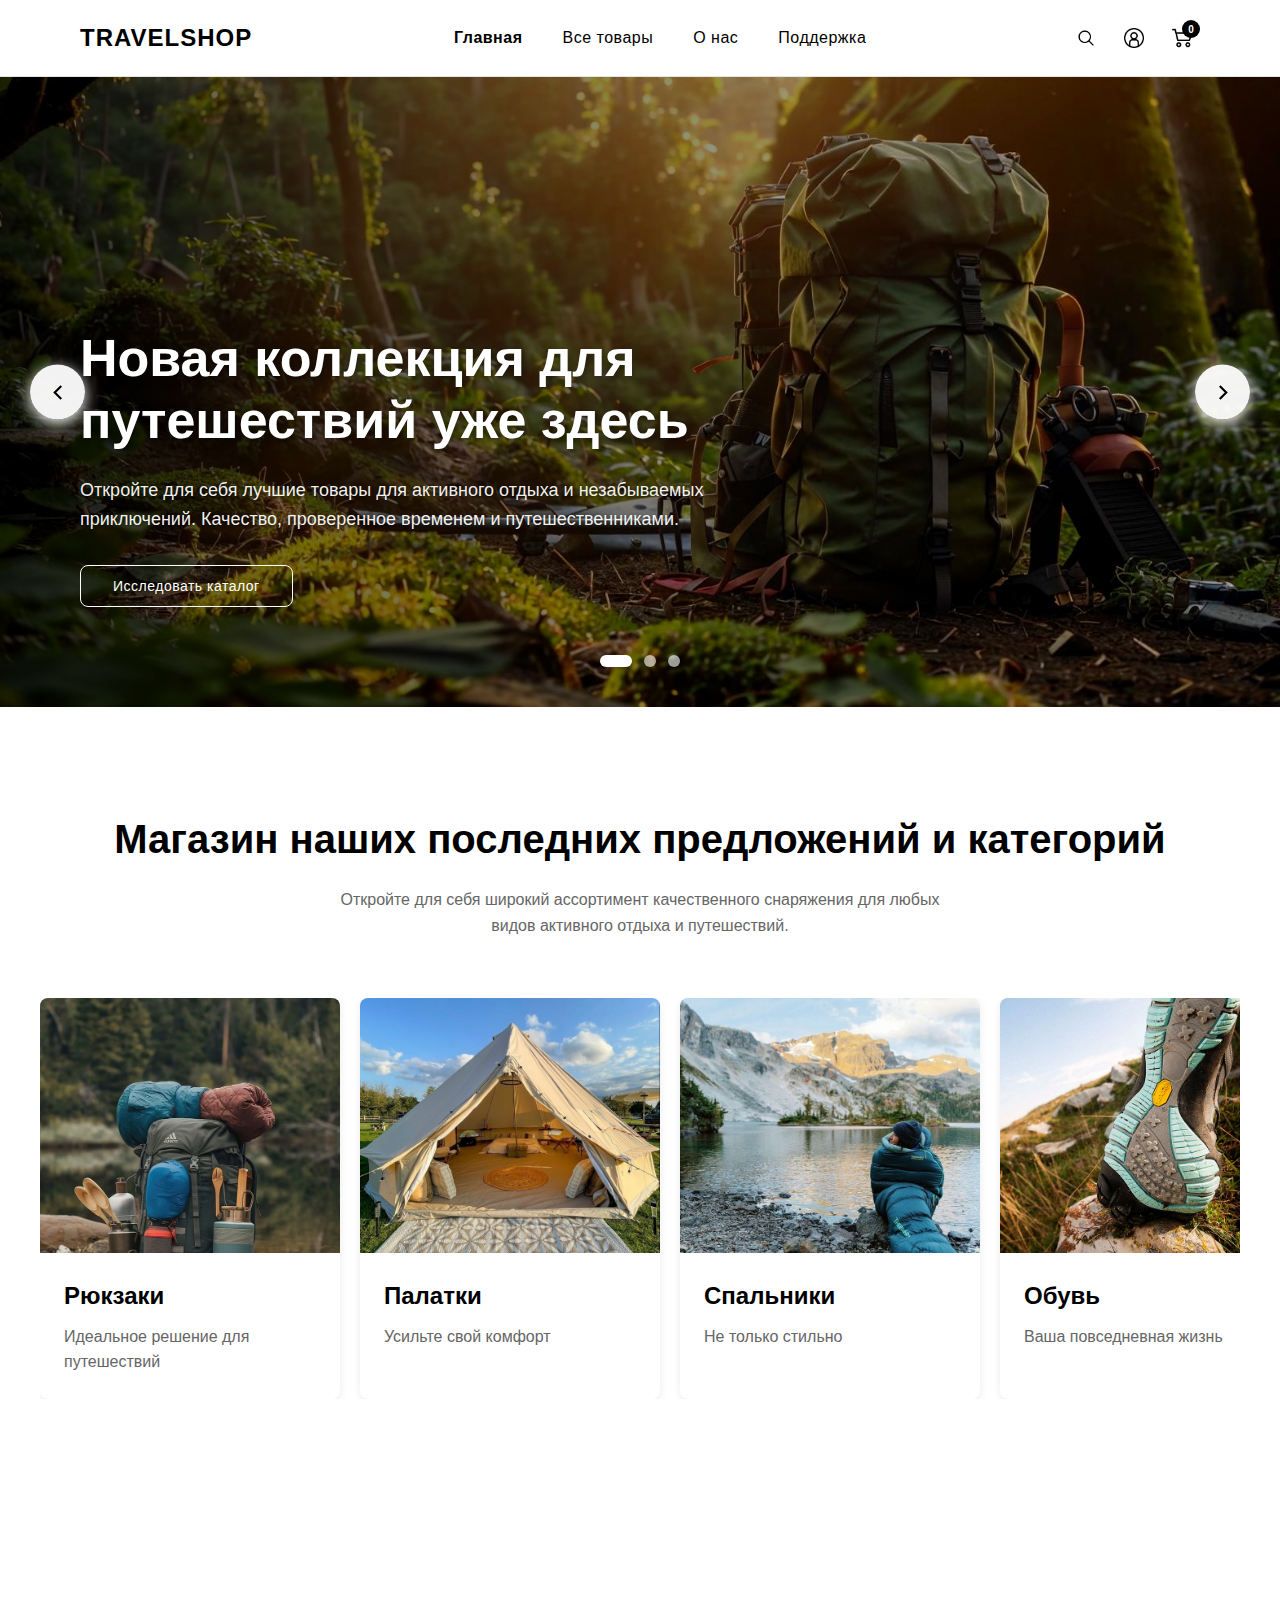
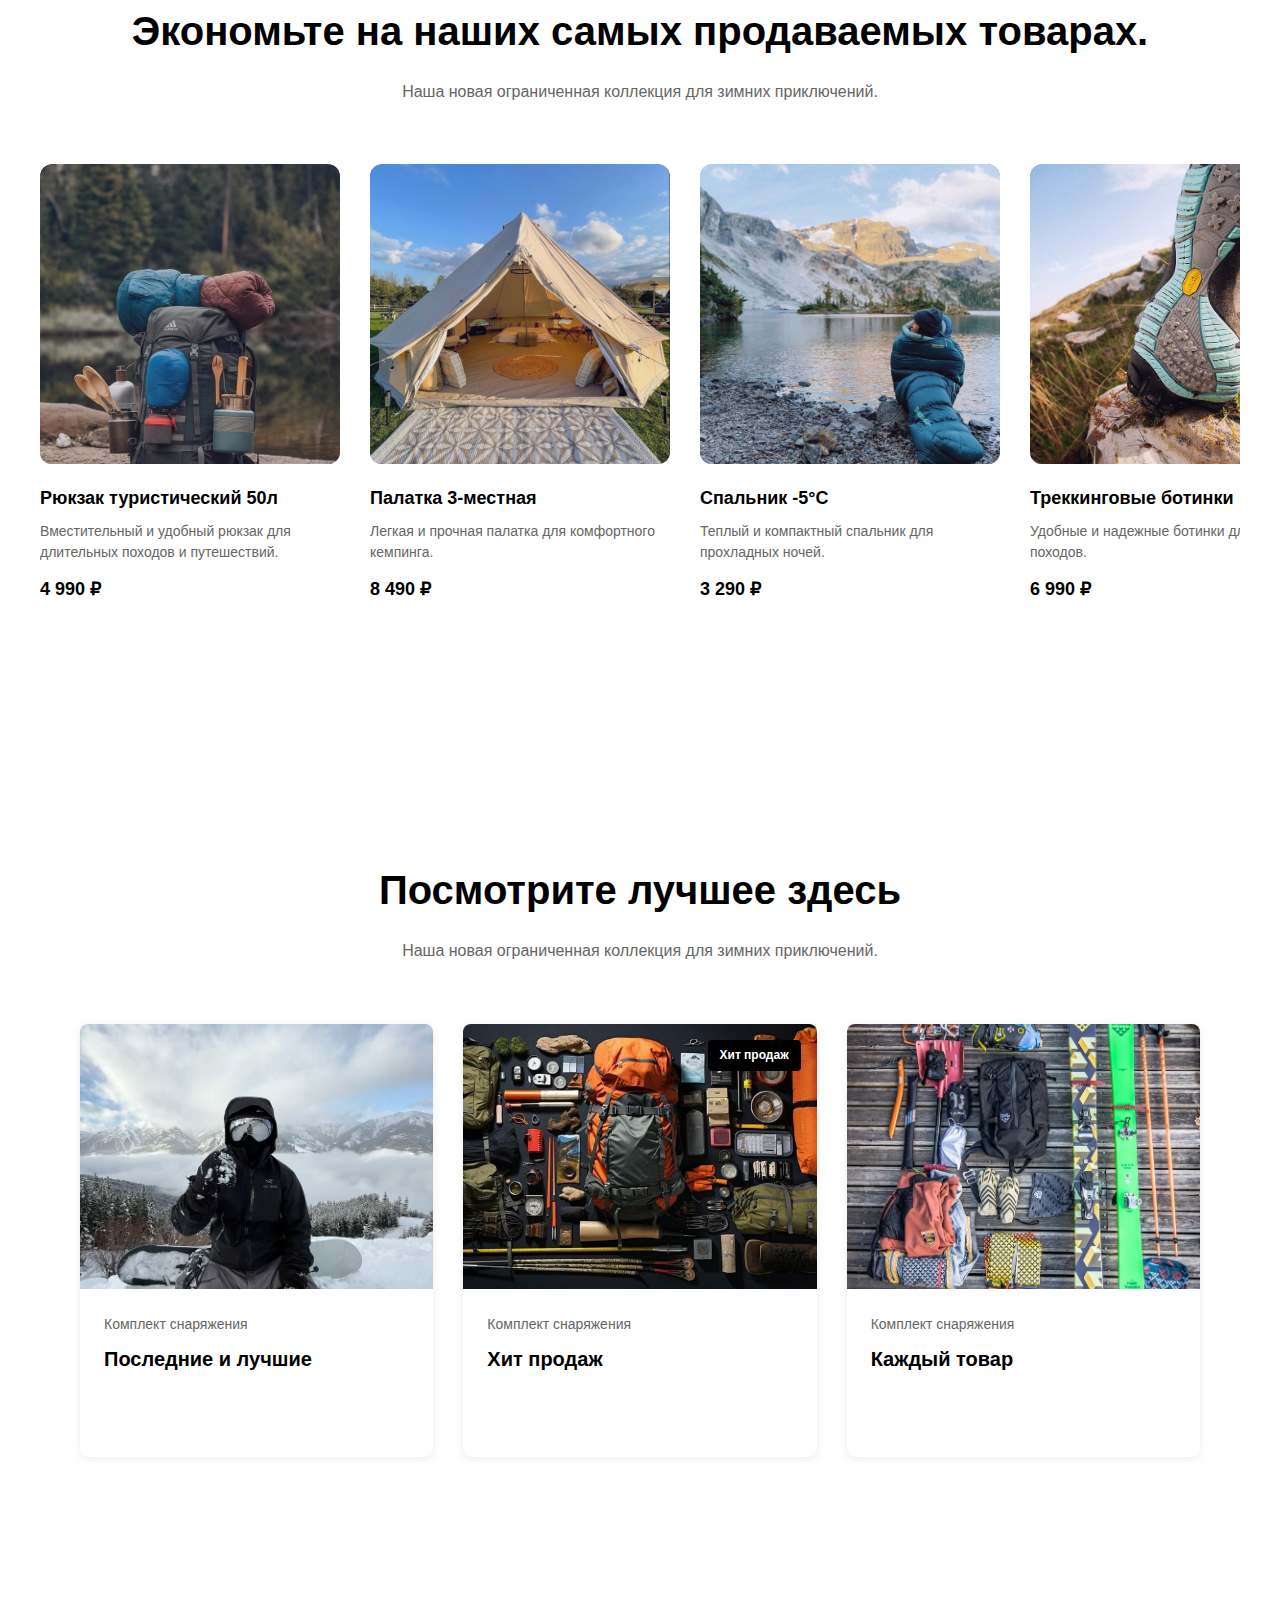
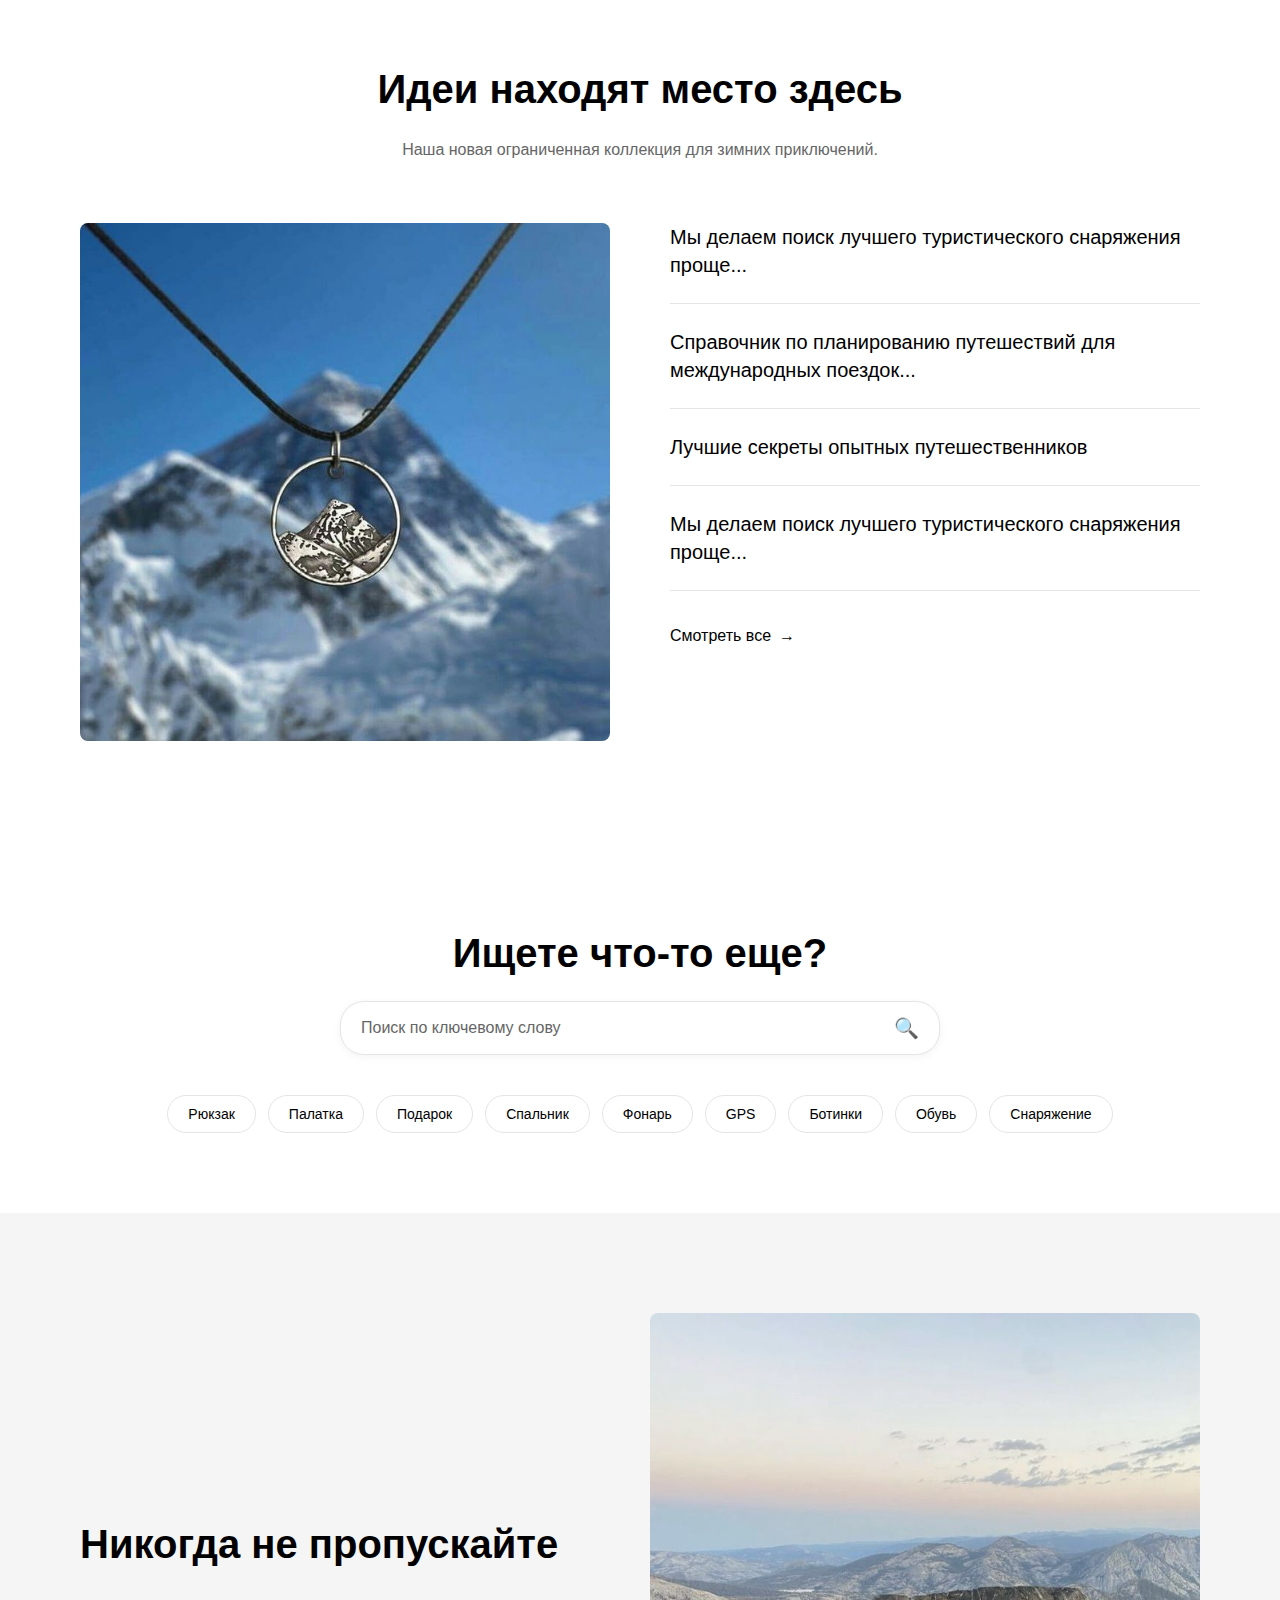
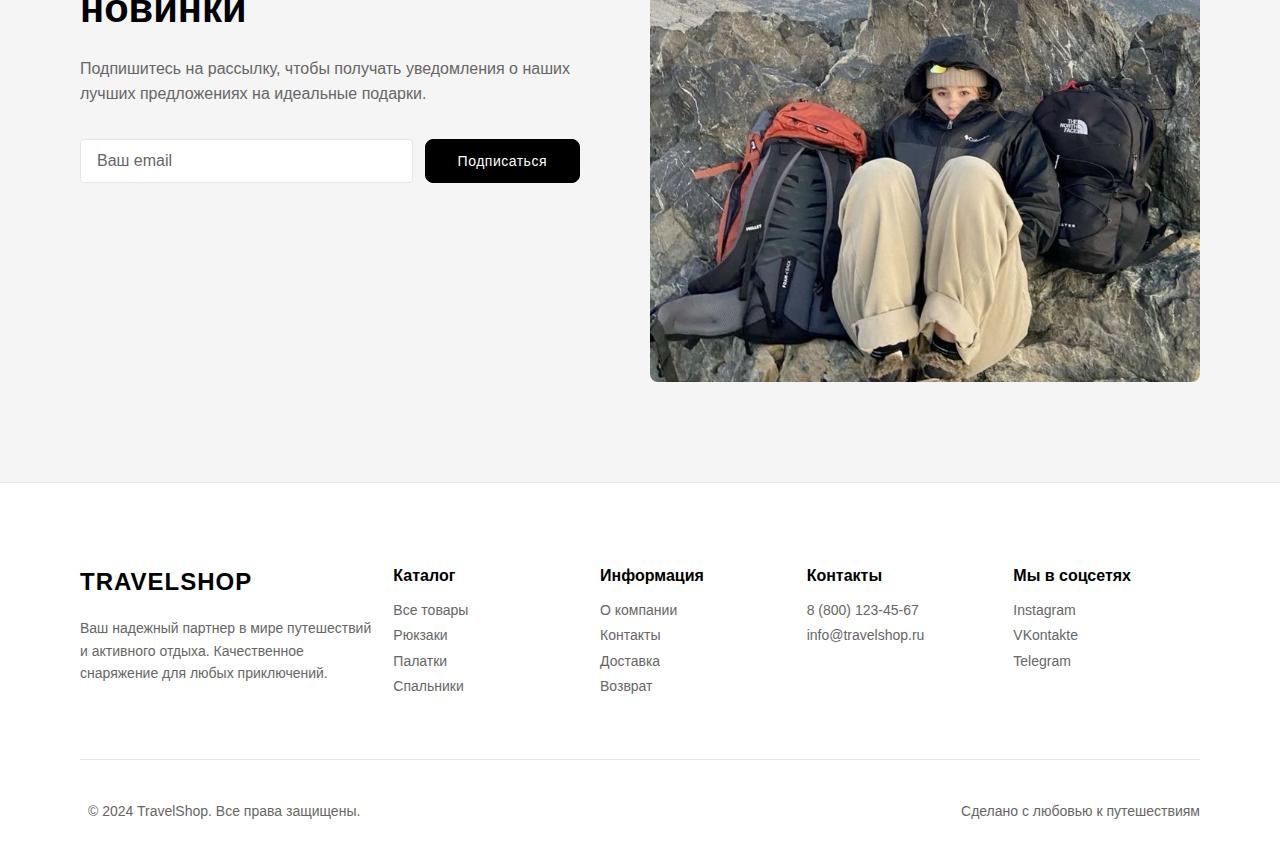
<file: index.html>
<!DOCTYPE html>
<html lang="ru">
<head>
    <meta charset="UTF-8">
    <meta name="viewport" content="width=device-width, initial-scale=1.0">
    <title>TravelShop - Товары для отдыха и путешествий</title>
    <link rel="stylesheet" href="styles.css">
    <link rel="stylesheet" href="css/common.css">
</head>
<body>
    
    <header class="header">
        <div class="container">
            <div class="header-content">
                <div class="logo">
                    <h1>TRAVELSHOP</h1>
                </div>
                <nav class="nav">
                    <ul class="nav-list">
                        <li><a href="index.html" class="active">Главная</a></li>
                        <li><a href="catalog.html">Все товары</a></li>
                        <li><a href="about.html">О нас</a></li>
                        <li><a href="contact.html">Поддержка</a></li>
                    </ul>
                </nav>
                <div class="header-actions">
                    <div class="search-container">
                        <input type="text" class="header-search-input" id="headerSearchInput" placeholder="Поиск товаров...">
                        <button class="icon-btn search-btn" id="searchBtn">
                            <img src="img/иконка поиска.png" alt="Поиск" class="header-icon">
                        </button>
                    </div>
                    <a href="login.html" class="icon-btn login-btn" title="Войти">
                        <img src="img/иконка1.png" alt="Войти" class="header-icon">
                    </a>
                    <button class="icon-btn cart-btn" id="cartBtn">
                        <img src="img/иконка корзины.png" alt="Корзина" class="header-icon">
                        <span class="cart-count">0</span>
                    </button>
                    <button class="menu-toggle" id="menuToggle">
                        <span></span>
                        <span></span>
                        <span></span>
                    </button>
                </div>
            </div>
        </div>
    </header>

    
    <section class="hero" id="home">
        <div class="hero-slider">
            
            <div class="hero-slide active" data-slide="0">
                <div class="hero-slide-bg">
                    <img src="img/Баннер-7.jpg" alt="Рюкзак">
                </div>
                <div class="hero-overlay"></div>
                <div class="container">
                    <div class="hero-content">
                        <div class="hero-text">
                            <h2 class="hero-title">Новая коллекция для путешествий уже здесь</h2>
                            <p class="hero-description">Откройте для себя лучшие товары для активного отдыха и незабываемых приключений. Качество, проверенное временем и путешественниками.</p>
                            <button class="btn btn-explore" onclick="window.location.href='catalog.html'">Исследовать каталог</button>
                        </div>
                    </div>
                </div>
            </div>

            
            <div class="hero-slide" data-slide="1">
                <div class="hero-slide-bg">
                    <img src="img/Баннер-1.jpg" alt="Палатка">
                </div>
                <div class="hero-overlay"></div>
                <div class="container">
                    <div class="hero-content">
                        <div class="hero-text">
                            <h2 class="hero-title">Снаряжение для любых погодных условий</h2>
                            <p class="hero-description">От солнечных дней до холодных ночей - наше снаряжение готово к любым испытаниям. Проверено в экстремальных условиях профессионалами.</p>
                            <button class="btn btn-explore" onclick="window.location.href='catalog.html'">Смотреть каталог</button>
                        </div>
                    </div>
                </div>
            </div>

            
            <div class="hero-slide" data-slide="2">
                <div class="hero-slide-bg">
                    <img src="img/Баннер-6.jpg" alt="Снаряжение">
                </div>
                <div class="hero-overlay"></div>
                <div class="container">
                    <div class="hero-content">
                        <div class="hero-text">
                            <h2 class="hero-title">Специальные предложения этой недели</h2>
                            <p class="hero-description">Скидки до 30% на избранные товары. Не упустите шанс приобрести качественное снаряжение по выгодной цене. Предложение ограничено!</p>
                            <button class="btn btn-explore" onclick="window.location.href='catalog.html'">Посмотреть акции</button>
                        </div>
                    </div>
                </div>
            </div>
        </div>

        
        <button class="slider-btn slider-prev" id="sliderPrev">
            <svg width="24" height="24" viewBox="0 0 24 24" fill="none" stroke="currentColor" stroke-width="2">
                <polyline points="15 18 9 12 15 6"></polyline>
            </svg>
        </button>
        <button class="slider-btn slider-next" id="sliderNext">
            <svg width="24" height="24" viewBox="0 0 24 24" fill="none" stroke="currentColor" stroke-width="2">
                <polyline points="9 18 15 12 9 6"></polyline>
            </svg>
        </button>

        
        <div class="hero-pagination">
            <span class="pagination-dot active" data-slide="0"></span>
            <span class="pagination-dot" data-slide="1"></span>
            <span class="pagination-dot" data-slide="2"></span>
        </div>
    </section>

    
    <section class="shop-categories" id="categories">
        <div class="container">
            <h2 class="section-title">Магазин наших последних предложений и категорий</h2>
            <p class="section-subtitle">Откройте для себя широкий ассортимент качественного снаряжения для любых видов активного отдыха и путешествий.</p>
            <div class="categories-grid">
                <div class="category-card-large">
                    <div class="category-image">
                        <img src="img/рюкзак.jpg" alt="Рюкзаки">
                    </div>
                    <div class="category-info">
                        <h3>Рюкзаки</h3>
                        <p>Идеальное решение для путешествий</p>
                    </div>
                </div>
                <div class="category-card-large">
                    <div class="category-image">
                        <img src="img/палатка.jpg" alt="Палатки">
                    </div>
                    <div class="category-info">
                        <h3>Палатки</h3>
                        <p>Усильте свой комфорт</p>
                    </div>
                </div>
                <div class="category-card-large">
                    <div class="category-image">
                        <img src="img/спальник.jpg" alt="Спальники">
                    </div>
                    <div class="category-info">
                        <h3>Спальники</h3>
                        <p>Не только стильно</p>
                    </div>
                </div>
                <div class="category-card-large">
                    <div class="category-image">
                        <img src="img/ботинки.jpg" alt="Обувь">
                    </div>
                    <div class="category-info">
                        <h3>Обувь</h3>
                        <p>Ваша повседневная жизнь</p>
                    </div>
                </div>
                <div class="category-card-large">
                    <div class="category-image">
                        <img src="img/лампа.jpg" alt="Фонари">
                    </div>
                    <div class="category-info">
                        <h3>Фонари</h3>
                        <p>Освещение в темноте</p>
                    </div>
                </div>
                <div class="category-card-large">
                    <div class="category-image">
                        <img src="img/Экипировка.jpg" alt="Экипировка">
                    </div>
                    <div class="category-info">
                        <h3>GPS-навигаторы</h3>
                        <p>Найдите свой путь</p>
                    </div>
                </div>
                <div class="category-card-large">
                    <div class="category-image">
                        <img src="img/ко.jpg" alt="Компасы">
                    </div>
                    <div class="category-info">
                        <h3>Компасы</h3>
                        <p>Ориентируйтесь правильно</p>
                    </div>
                </div>
            </div>
        </div>
    </section>

    
    <section class="best-sellers" id="products">
        <div class="container">
            <h2 class="section-title">Экономьте на наших самых продаваемых товарах.</h2>
            <p class="section-subtitle">Наша новая ограниченная коллекция для зимних приключений.</p>
            <div class="products-row">
                <a href="product.html?id=1" class="product-card-minimal" data-product-id="1">
                    <div class="product-image-minimal">
                        <img src="img/рюкзак.jpg" alt="Рюкзак туристический 50л">
                    </div>
                    <div class="product-info-minimal">
                        <h3 class="product-name-minimal">Рюкзак туристический 50л</h3>
                        <p class="product-description-minimal">Вместительный и удобный рюкзак для длительных походов и путешествий.</p>
                        <p class="product-price-minimal">4 990 ₽</p>
                        <button class="btn btn-add-cart" onclick="event.preventDefault(); event.stopPropagation();">В корзину</button>
                    </div>
                </a>
                <a href="product.html?id=2" class="product-card-minimal" data-product-id="2">
                    <div class="product-image-minimal">
                        <img src="img/палатка.jpg" alt="Палатка 3-местная">
                    </div>
                    <div class="product-info-minimal">
                        <h3 class="product-name-minimal">Палатка 3-местная</h3>
                        <p class="product-description-minimal">Легкая и прочная палатка для комфортного кемпинга.</p>
                        <p class="product-price-minimal">8 490 ₽</p>
                        <button class="btn btn-add-cart" onclick="event.preventDefault(); event.stopPropagation();">В корзину</button>
                    </div>
                </a>
                <a href="product.html?id=3" class="product-card-minimal" data-product-id="3">
                    <div class="product-image-minimal">
                        <img src="img/спальник.jpg" alt="Спальник -5°C">
                    </div>
                    <div class="product-info-minimal">
                        <h3 class="product-name-minimal">Спальник -5°C</h3>
                        <p class="product-description-minimal">Теплый и компактный спальник для прохладных ночей.</p>
                        <p class="product-price-minimal">3 290 ₽</p>
                        <button class="btn btn-add-cart" onclick="event.preventDefault(); event.stopPropagation();">В корзину</button>
                    </div>
                </a>
                <a href="product.html?id=4" class="product-card-minimal" data-product-id="4">
                    <div class="product-image-minimal">
                        <img src="img/ботинки.jpg" alt="Треккинговые ботинки">
                    </div>
                    <div class="product-info-minimal">
                        <h3 class="product-name-minimal">Треккинговые ботинки</h3>
                        <p class="product-description-minimal">Удобные и надежные ботинки для горных походов.</p>
                        <p class="product-price-minimal">6 990 ₽</p>
                        <button class="btn btn-add-cart" onclick="event.preventDefault(); event.stopPropagation();">В корзину</button>
                    </div>
                </a>
                <a href="product.html?id=5" class="product-card-minimal" data-product-id="5">
                    <div class="product-image-minimal">
                        <img src="img/лампа.jpg" alt="LED фонарь">
                    </div>
                    <div class="product-info-minimal">
                        <h3 class="product-name-minimal">Фонарь</h3>
                        <p class="product-description-minimal">Мощный и долговечный фонарь для ночных походов.</p>
                        <p class="product-price-minimal">1 990 ₽</p>
                        <button class="btn btn-add-cart" onclick="event.preventDefault(); event.stopPropagation();">В корзину</button>
                    </div>
                </a>
                <a href="product.html?id=6" class="product-card-minimal" data-product-id="6">
                    <div class="product-image-minimal">
                        <img src="img/Экипировка.jpg" alt="Экипировка">
                    </div>
                    <div class="product-info-minimal">
                        <h3 class="product-name-minimal">Экипировка</h3>
                        <p class="product-description-minimal">Экипировка в горы.</p>
                        <p class="product-price-minimal">15 490 ₽</p>
                        <button class="btn btn-add-cart" onclick="event.preventDefault(); event.stopPropagation();">В корзину</button>
                    </div>
                </a>
                <a href="product.html?id=7" class="product-card-minimal" data-product-id="7">
                    <div class="product-image-minimal">
                        <img src="img/Коврик.jpg" alt="Коврик для сна">
                    </div>
                    <div class="product-info-minimal">
                        <h3 class="product-name-minimal">Коврик для сна</h3>
                        <p class="product-description-minimal">Теплоизоляционный коврик для комфортного отдыха.</p>
                        <p class="product-price-minimal">2 290 ₽</p>
                        <button class="btn btn-add-cart" onclick="event.preventDefault(); event.stopPropagation();">В корзину</button>
                    </div>
                </a>
                <a href="product.html?id=8" class="product-card-minimal" data-product-id="8">
                    <div class="product-image-minimal">
                        <img src="img/Чай в горах.jpg" alt="Термос 1л">
                    </div>
                    <div class="product-info-minimal">
                        <h3 class="product-name-minimal">Термос 1л</h3>
                        <p class="product-description-minimal">Держит тепло до 24 часов для горячих напитков.</p>
                        <p class="product-price-minimal">1 790 ₽</p>
                        <button class="btn btn-add-cart" onclick="event.preventDefault(); event.stopPropagation();">В корзину</button>
                    </div>
                </a>
                <a href="product.html?id=9" class="product-card-minimal" data-product-id="9">
                    <div class="product-image-minimal">
                        <img src="img/Перчатки.jpg" alt="Теплые перчатки">
                    </div>
                    <div class="product-info-minimal">
                        <h3 class="product-name-minimal">Теплые перчатки</h3>
                        <p class="product-description-minimal">Водонепроницаемые перчатки для холодной погоды.</p>
                        <p class="product-price-minimal">990 ₽</p>
                        <button class="btn btn-add-cart" onclick="event.preventDefault(); event.stopPropagation();">В корзину</button>
                    </div>
                </a>
                <a href="product.html?id=10" class="product-card-minimal" data-product-id="10">
                    <div class="product-image-minimal">
                        <img src="img/Аптечка.jpg" alt="Походная аптечка">
                    </div>
                    <div class="product-info-minimal">
                        <h3 class="product-name-minimal">Походная аптечка</h3>
                        <p class="product-description-minimal">Комплект первой помощи для экстренных ситуаций.</p>
                        <p class="product-price-minimal">1 490 ₽</p>
                        <button class="btn btn-add-cart" onclick="event.preventDefault(); event.stopPropagation();">В корзину</button>
                    </div>
                </a>
            </div>
        </div>
    </section>

    
    <section class="best-around">
        <div class="container">
            <h2 class="section-title">Посмотрите лучшее здесь</h2>
            <p class="section-subtitle">Наша новая ограниченная коллекция для зимних приключений.</p>
            <div class="best-around-grid">
                <div class="best-card">
                    <div class="best-card-image">
                        <img src="img/Экипировка2.jpg" alt="Комплект снаряжения">
                    </div>
                    <div class="best-card-info">
                        <p class="best-card-label">Комплект снаряжения</p>
                        <h3>Последние и лучшие</h3>
                        <button class="btn btn-explore">Исследовать</button>
                    </div>
                </div>
                <div class="best-card">
                    <div class="best-card-image">
                        <img src="img/Экипировка3.jpg" alt="Хит продаж">
                        <span class="best-badge">Хит продаж</span>
                    </div>
                    <div class="best-card-info">
                        <p class="best-card-label">Комплект снаряжения</p>
                        <h3>Хит продаж</h3>
                        <button class="btn btn-explore">Исследовать</button>
                    </div>
                </div>
                <div class="best-card">
                    <div class="best-card-image">
                        <img src="img/Экипировка лыжная.jpg" alt="Каждый товар">
                    </div>
                    <div class="best-card-info">
                        <p class="best-card-label">Комплект снаряжения</p>
                        <h3>Каждый товар</h3>
                        <button class="btn btn-explore">Исследовать</button>
                    </div>
                </div>
            </div>
        </div>
    </section>

    
    <section class="ideas-section">
        <div class="container">
            <h2 class="section-title">Идеи находят место здесь</h2>
            <p class="section-subtitle">Наша новая ограниченная коллекция для зимних приключений.</p>
            <div class="ideas-content">
                <div class="ideas-image">
                    <img src="img/Без названия (31).jpg" alt="Путеводитель">
                </div>
                <div class="ideas-list">
                    <a href="#" class="idea-item">
                        <h3>Мы делаем поиск лучшего туристического снаряжения проще...</h3>
                    </a>
                    <a href="#" class="idea-item">
                        <h3>Справочник по планированию путешествий для международных поездок...</h3>
                    </a>
                    <a href="#" class="idea-item">
                        <h3>Лучшие секреты опытных путешественников</h3>
                    </a>
                    <a href="#" class="idea-item">
                        <h3>Мы делаем поиск лучшего туристического снаряжения проще...</h3>
                    </a>
                    <a href="#" class="idea-see-all">
                        Смотреть все <span>→</span>
                    </a>
                </div>
            </div>
        </div>
    </section>

    
    <section class="search-section">
        <div class="container">
            <h2 class="section-title">Ищете что-то еще?</h2>
            <div class="search-box-wrapper">
                <div class="search-box">
                    <input type="text" placeholder="Поиск по ключевому слову" class="search-input" id="mainSearchInput">
                    <button class="search-icon-btn" id="mainSearchBtn">🔍</button>
                </div>
                <div class="search-suggestions" id="searchSuggestions"></div>
            </div>
            <div class="search-tags">
                <button class="tag" data-search="Рюкзак">Рюкзак</button>
                <button class="tag" data-search="Палатка">Палатка</button>
                <button class="tag" data-search="Подарок">Подарок</button>
                <button class="tag" data-search="Спальник">Спальник</button>
                <button class="tag" data-search="Фонарь">Фонарь</button>
                <button class="tag" data-search="GPS">GPS</button>
                <button class="tag" data-search="Ботинки">Ботинки</button>
                <button class="tag" data-search="Обувь">Обувь</button>
                <button class="tag" data-search="Снаряжение">Снаряжение</button>
            </div>
        </div>
    </section>

    
    <section class="newsletter-section">
        <div class="container">
            <div class="newsletter-content">
                <div class="newsletter-text">
                    <h2 class="newsletter-title">Никогда не пропускайте новинки</h2>
                    <p class="newsletter-description">Подпишитесь на рассылку, чтобы получать уведомления о наших лучших предложениях на идеальные подарки.</p>
                    <div class="newsletter-form">
                        <input type="email" placeholder="Ваш email" class="newsletter-input">
                        <button class="btn btn-black">Подписаться</button>
                    </div>
                </div>
                <div class="newsletter-image">
                    <img src="img/Без названия (13).jpg" alt="Новинки">
                </div>
            </div>
        </div>
    </section>

    
    <footer class="footer">
        <div class="container">
            <div class="footer-content">
                <div class="footer-section">
                    <div class="footer-logo">TRAVELSHOP</div>
                    <p>Ваш надежный партнер в мире путешествий и активного отдыха. Качественное снаряжение для любых приключений.</p>
                </div>
                <div class="footer-section">
                    <h4>Каталог</h4>
                    <ul>
                        <li><a href="catalog.html">Все товары</a></li>
                        <li><a href="catalog.html">Рюкзаки</a></li>
                        <li><a href="catalog.html">Палатки</a></li>
                        <li><a href="catalog.html">Спальники</a></li>
                    </ul>
                </div>
                <div class="footer-section">
                    <h4>Информация</h4>
                    <ul>
                        <li><a href="about.html">О компании</a></li>
                        <li><a href="contact.html">Контакты</a></li>
                        <li><a href="#">Доставка</a></li>
                        <li><a href="#">Возврат</a></li>
                    </ul>
                </div>
                <div class="footer-section">
                    <h4>Контакты</h4>
                    <ul>
                        <li><a href="tel:+78001234567">8 (800) 123-45-67</a></li>
                        <li><a href="mailto:info@travelshop.ru">info@travelshop.ru</a></li>
                    </ul>
                </div>
                <div class="footer-section">
                    <h4>Мы в соцсетях</h4>
                    <ul>
                        <li><a href="#">Instagram</a></li>
                        <li><a href="#">VKontakte</a></li>
                        <li><a href="#">Telegram</a></li>
                    </ul>
                </div>
            </div>
            <div class="footer-bottom">
                <p><span></span> © 2024 TravelShop. Все права защищены.</p>
                <p>Сделано с любовью к путешествиям</p>
            </div>
        </div>
    </footer>

    
    <div class="cart-modal" id="cartModal">
        <div class="cart-modal-content">
            <div class="cart-modal-header">
                <h2>Корзина</h2>
                <button class="cart-close" id="cartClose">&times;</button>
            </div>
            <div class="cart-items" id="cartItems">
                <p class="cart-empty">Корзина пуста</p>
            </div>
            <div class="cart-total">
                <p>Итого: <span id="cartTotal">0 ₽</span></p>
                <button class="btn btn-black" id="checkoutBtn">Оформить заказ</button>
            </div>
        </div>
    </div>

    <script src="products.js"></script>
    <script src="cart.js"></script>
    <script src="script.js"></script>
</body>
</html>
</file>
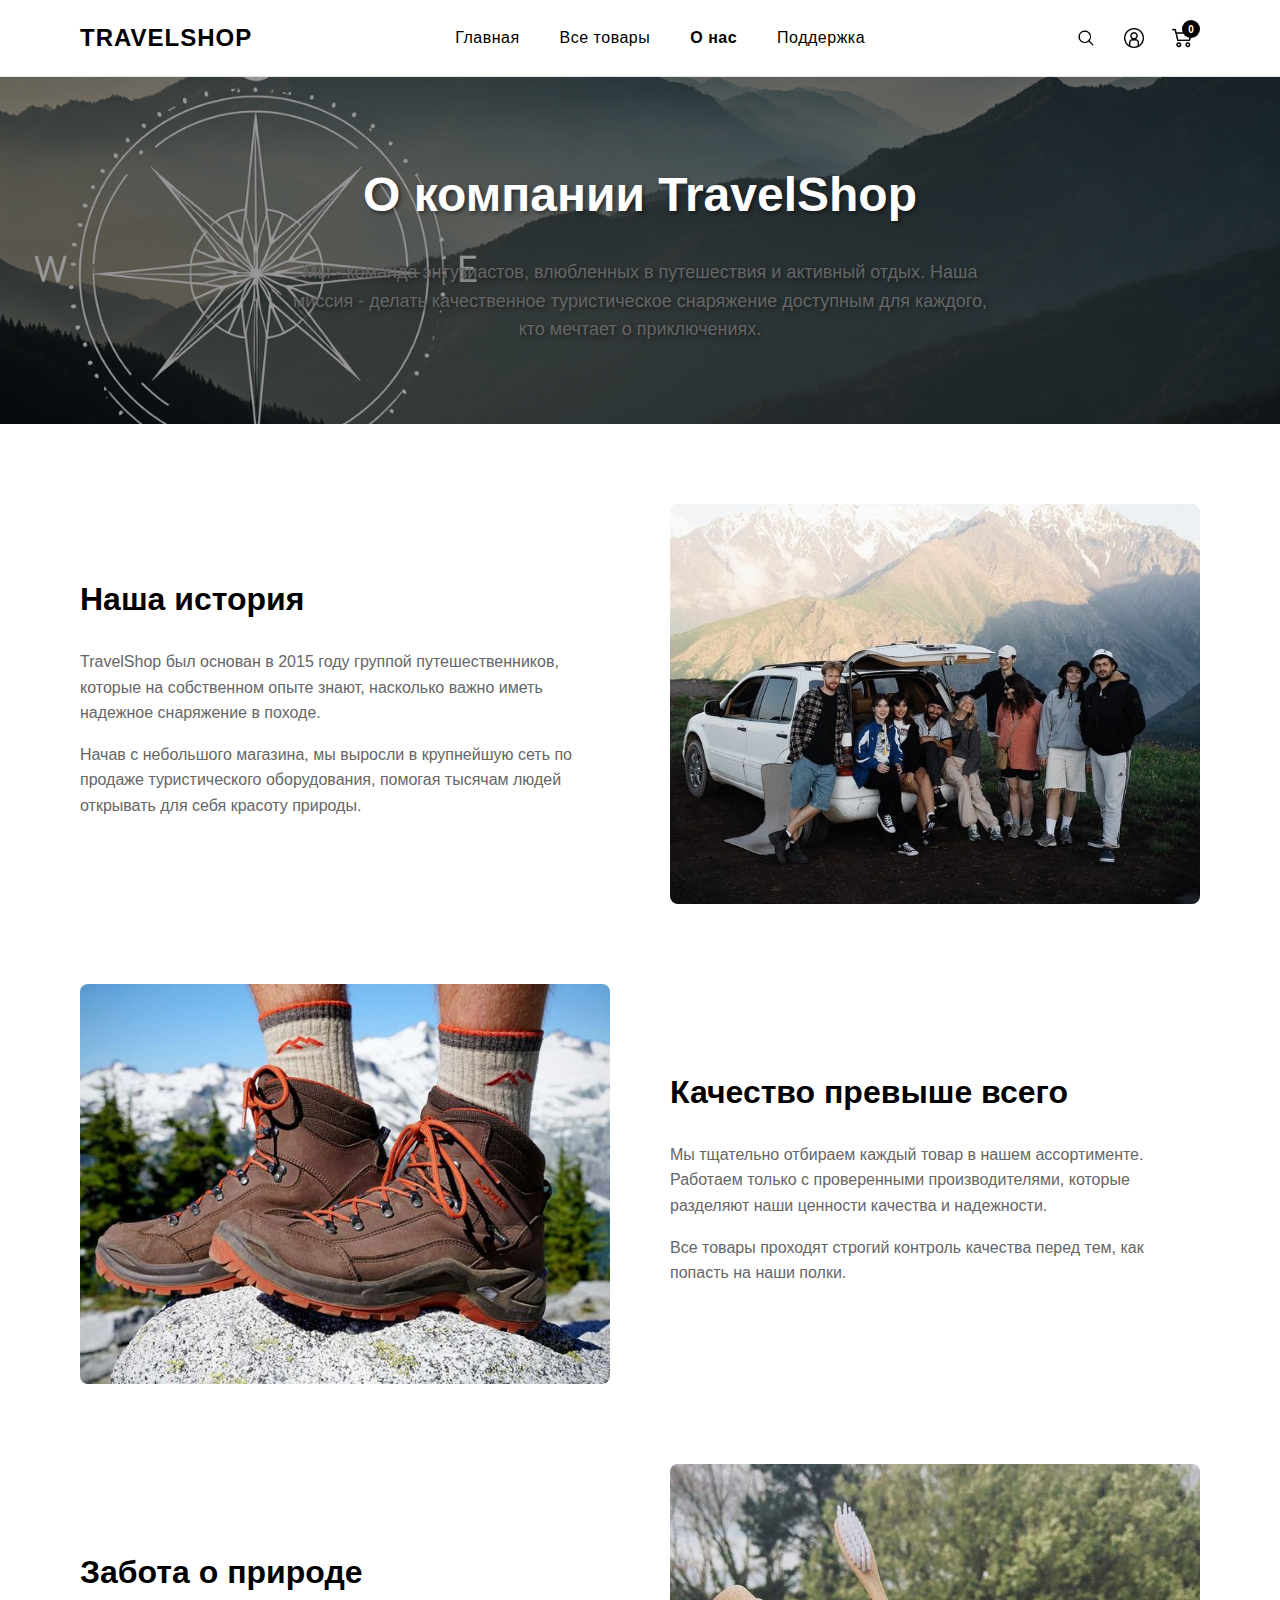
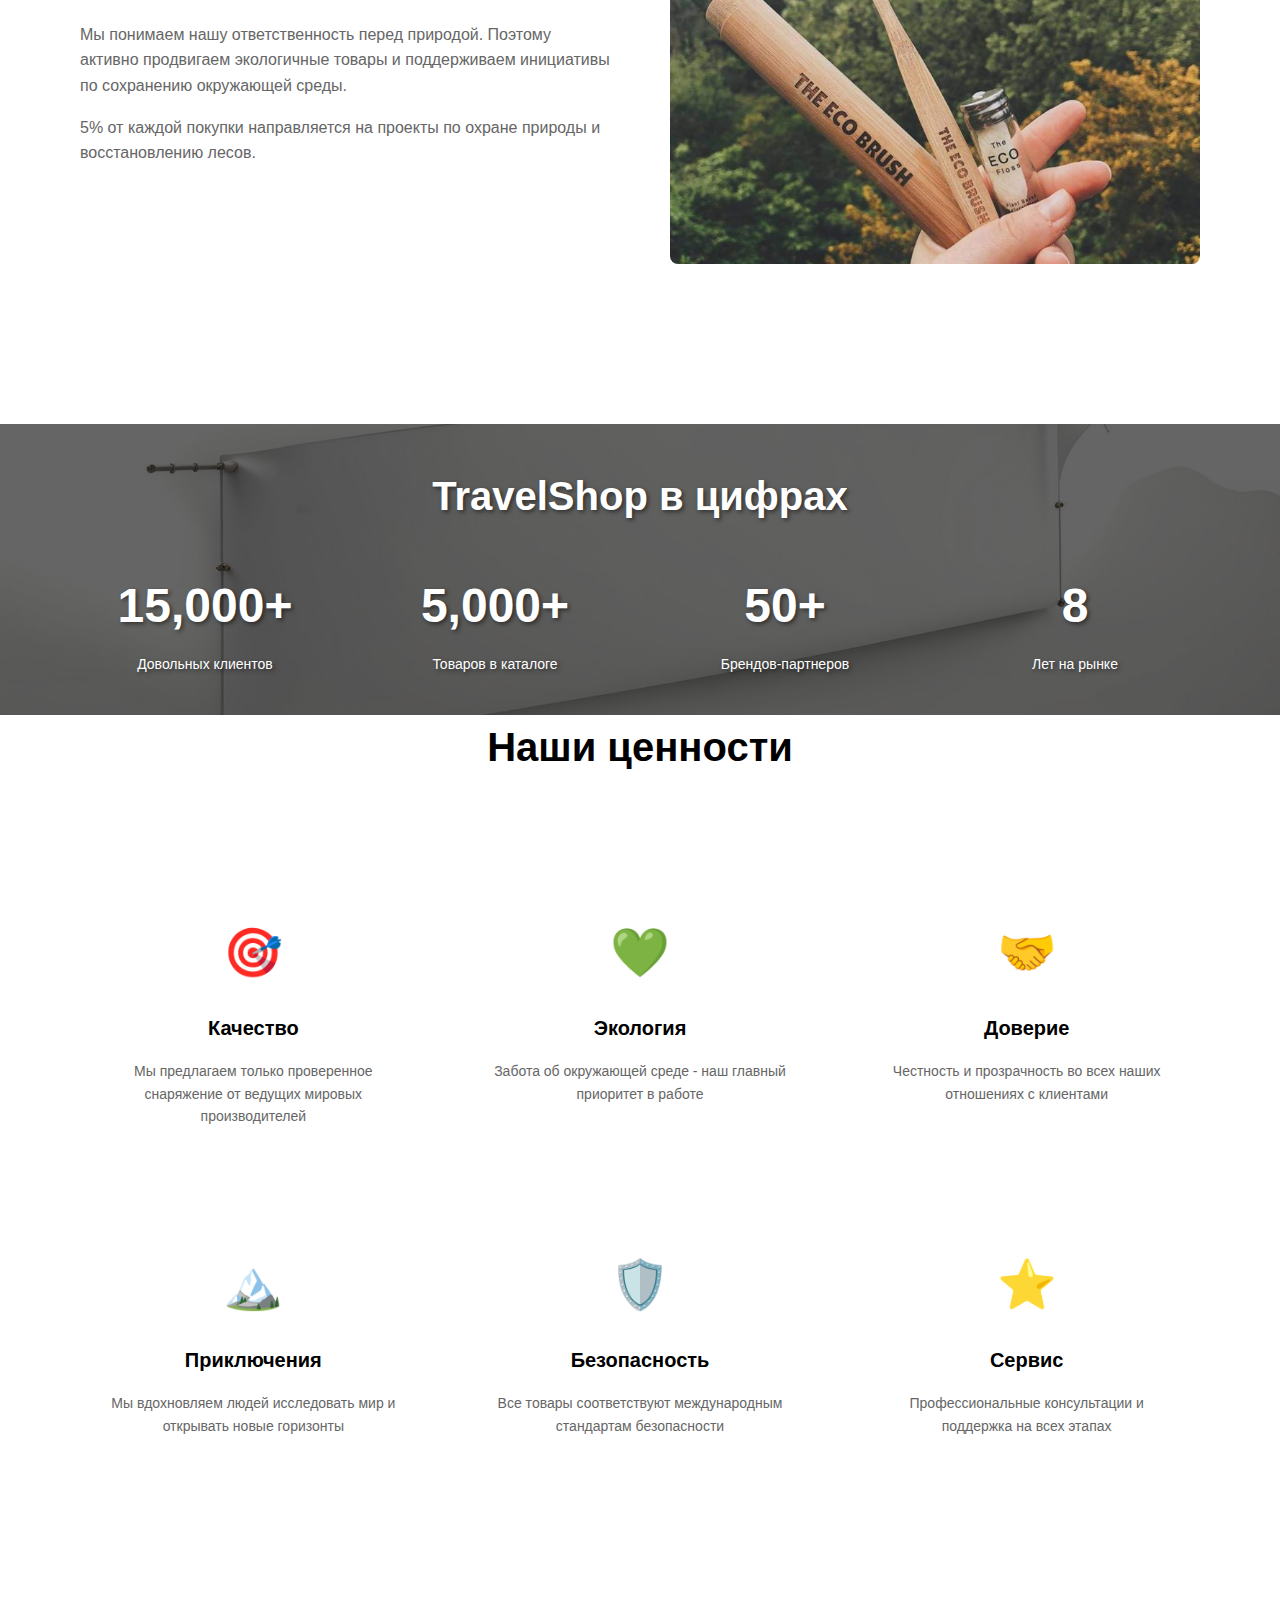
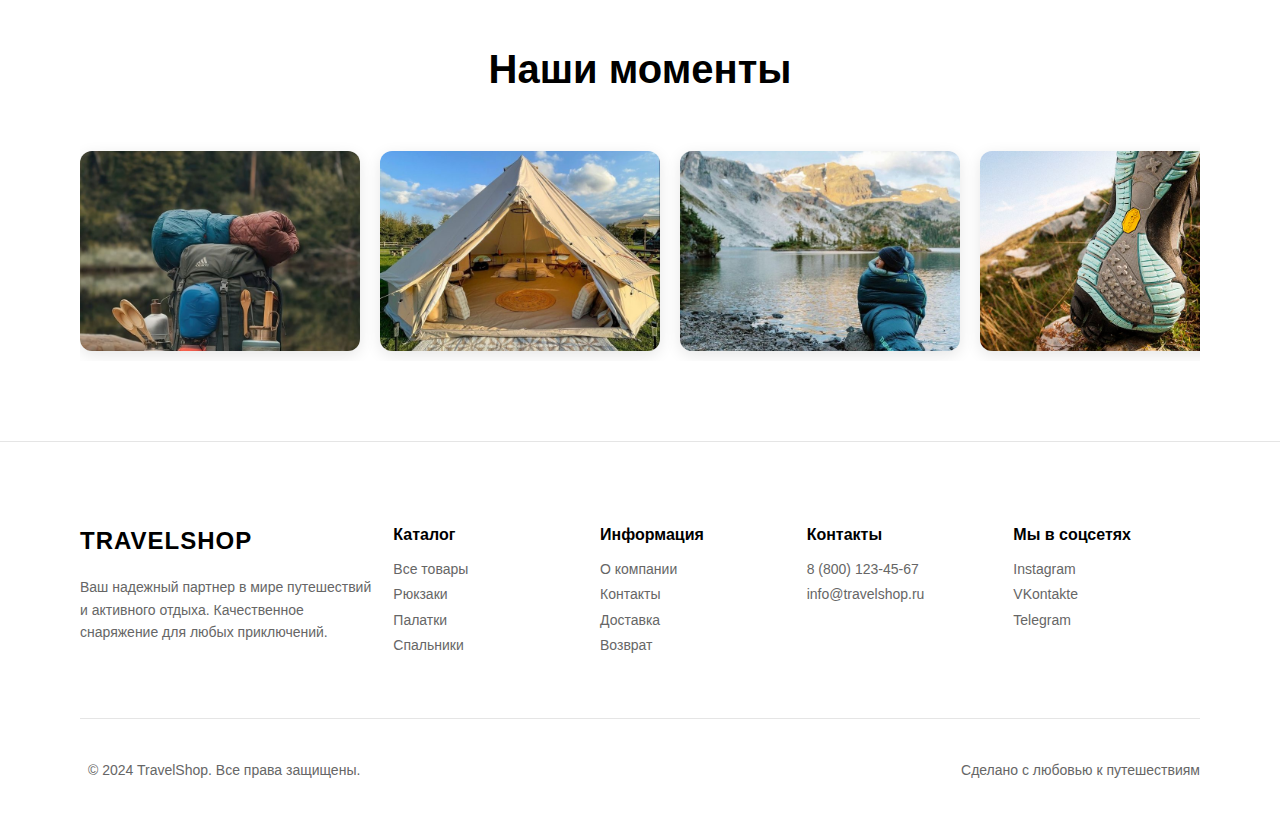
<file: about.html>
<!DOCTYPE html>
<html lang="ru">
<head>
    <meta charset="UTF-8">
    <meta name="viewport" content="width=device-width, initial-scale=1.0">
    <title>О нас - TravelShop</title>
    <link rel="stylesheet" href="styles.css">
    <link rel="stylesheet" href="css/common.css">
    <link rel="stylesheet" href="css/about.css">
</head>
<body>
    
    <header class="header">
        <div class="container">
            <div class="header-content">
                <div class="logo">
                    <h1>TRAVELSHOP</h1>
                </div>
                <nav class="nav">
                    <ul class="nav-list">
                        <li><a href="index.html">Главная</a></li>
                        <li><a href="catalog.html">Все товары</a></li>
                        <li><a href="about.html" class="active">О нас</a></li>
                        <li><a href="contact.html">Поддержка</a></li>
                    </ul>
                </nav>
                <div class="header-actions">
                    <div class="search-container">
                        <input type="text" class="header-search-input" id="headerSearchInput" placeholder="Поиск товаров...">
                        <button class="icon-btn search-btn" id="searchBtn">
                            <img src="img/иконка поиска.png" alt="Поиск" class="header-icon">
                        </button>
                    </div>
                    <a href="login.html" class="icon-btn login-btn" title="Войти">
                        <img src="img/иконка1.png" alt="Войти" class="header-icon">
                    </a>
                    <button class="icon-btn cart-btn" id="cartBtn">
                        <img src="img/иконка корзины.png" alt="Корзина" class="header-icon">
                        <span class="cart-count">0</span>
                    </button>
                    <button class="menu-toggle" id="menuToggle">
                        <span></span>
                        <span></span>
                        <span></span>
                    </button>
                </div>
            </div>
        </div>
    </header>

    
    <section class="about-hero">
        <div class="container">
            <h1>О компании TravelShop</h1>
            <p>Мы - команда энтузиастов, влюбленных в путешествия и активный отдых. Наша миссия - делать качественное туристическое снаряжение доступным для каждого, кто мечтает о приключениях.</p>
        </div>
    </section>

    
    <section class="about-content">
        <div class="container">
            <div class="about-section">
                <div class="about-text">
                    <h2>Наша история</h2>
                    <p>TravelShop был основан в 2015 году группой путешественников, которые на собственном опыте знают, насколько важно иметь надежное снаряжение в походе.</p>
                    <p>Начав с небольшого магазина, мы выросли в крупнейшую сеть по продаже туристического оборудования, помогая тысячам людей открывать для себя красоту природы.</p>
                </div>
                <div class="about-image">
                    <img src="img/наша команда.jpg" alt="Наша история">
                </div>
            </div>

            <div class="about-section">
                <div class="about-text">
                    <h2>Качество превыше всего</h2>
                    <p>Мы тщательно отбираем каждый товар в нашем ассортименте. Работаем только с проверенными производителями, которые разделяют наши ценности качества и надежности.</p>
                    <p>Все товары проходят строгий контроль качества перед тем, как попасть на наши полки.</p>
                </div>
                <div class="about-image">
                    <img src="img/Ботинки-3.jpg" alt="Качество">
                </div>
            </div>

            <div class="about-section">
                <div class="about-text">
                    <h2>Забота о природе</h2>
                    <p>Мы понимаем нашу ответственность перед природой. Поэтому активно продвигаем экологичные товары и поддерживаем инициативы по сохранению окружающей среды.</p>
                    <p>5% от каждой покупки направляется на проекты по охране природы и восстановлению лесов.</p>
                </div>
                <div class="about-image">
                    <img src="img/эко-товары.jpg" alt="Забота о природе">
                </div>
            </div>
        </div>
    </section>

    
    <section class="stats-section">
        <div class="container">
            <h2 class="section-title" style="margin-bottom: 40px; margin-top: 0;">TravelShop в цифрах</h2>
            <div class="stats-grid">
                <div class="stat-item">
                    <h3>15,000+</h3>
                    <p>Довольных клиентов</p>
                </div>
                <div class="stat-item">
                    <h3>5,000+</h3>
                    <p>Товаров в каталоге</p>
                </div>
                <div class="stat-item">
                    <h3>50+</h3>
                    <p>Брендов-партнеров</p>
                </div>
                <div class="stat-item">
                    <h3>8</h3>
                    <p>Лет на рынке</p>
                </div>
            </div>
        </div>
    </section>

    
    <section>
        <div class="container">
            <h2 class="section-title">Наши ценности</h2>
            <div class="values-grid">
                <div class="value-card">
                    <div class="value-icon">🎯</div>
                    <h3>Качество</h3>
                    <p>Мы предлагаем только проверенное снаряжение от ведущих мировых производителей</p>
                </div>
                <div class="value-card">
                    <div class="value-icon">💚</div>
                    <h3>Экология</h3>
                    <p>Забота об окружающей среде - наш главный приоритет в работе</p>
                </div>
                <div class="value-card">
                    <div class="value-icon">🤝</div>
                    <h3>Доверие</h3>
                    <p>Честность и прозрачность во всех наших отношениях с клиентами</p>
                </div>
                <div class="value-card">
                    <div class="value-icon">🏔️</div>
                    <h3>Приключения</h3>
                    <p>Мы вдохновляем людей исследовать мир и открывать новые горизонты</p>
                </div>
                <div class="value-card">
                    <div class="value-icon">🛡️</div>
                    <h3>Безопасность</h3>
                    <p>Все товары соответствуют международным стандартам безопасности</p>
                </div>
                <div class="value-card">
                    <div class="value-icon">⭐</div>
                    <h3>Сервис</h3>
                    <p>Профессиональные консультации и поддержка на всех этапах</p>
                </div>
            </div>
        </div>
    </section>

    
    <section class="photo-gallery">
        <div class="container">
            <h2 class="section-title">Наши моменты</h2>
            <div class="gallery-container">
                <div class="gallery-scroll">
                    <div class="gallery-item">
                        <img src="img/рюкзак.jpg" alt="Туристический рюкзак">
                    </div>
                    <div class="gallery-item">
                        <img src="img/палатка.jpg" alt="Туристическая палатка">
                    </div>
                    <div class="gallery-item">
                        <img src="img/спальник.jpg" alt="Спальник">
                    </div>
                    <div class="gallery-item">
                        <img src="img/ботинки.jpg" alt="Треккинговые ботинки">
                    </div>
                    <div class="gallery-item">
                        <img src="img/лампа.jpg" alt="Фонарь">
                    </div>
                    <div class="gallery-item">
                        <img src="img/Экипировка.jpg" alt="Экипировка">
                    </div>
                    <div class="gallery-item">
                        <img src="img/Коврик.jpg" alt="Коврик для сна">
                    </div>
                    <div class="gallery-item">
                        <img src="img/Чай в горах.jpg" alt="Термос">
                    </div>
                    <div class="gallery-item">
                        <img src="img/Перчатки.jpg" alt="Перчатки">
                    </div>
                    <div class="gallery-item">
                        <img src="img/Аптечка.jpg" alt="Аптечка">
                    </div>
                    <div class="gallery-item">
                        <img src="img/Экипировка2.jpg" alt="Экипировка 2">
                    </div>
                    <div class="gallery-item">
                        <img src="img/Экипировка3.jpg" alt="Экипировка 3">
                    </div>
                </div>
            </div>
        </div>
    </section>

    
    <footer class="footer">
        <div class="container">
            <div class="footer-content">
                <div class="footer-section">
                    <div class="footer-logo">TRAVELSHOP</div>
                    <p>Ваш надежный партнер в мире путешествий и активного отдыха. Качественное снаряжение для любых приключений.</p>
                </div>
                <div class="footer-section">
                    <h4>Каталог</h4>
                    <ul>
                        <li><a href="catalog.html">Все товары</a></li>
                        <li><a href="catalog.html">Рюкзаки</a></li>
                        <li><a href="catalog.html">Палатки</a></li>
                        <li><a href="catalog.html">Спальники</a></li>
                    </ul>
                </div>
                <div class="footer-section">
                    <h4>Информация</h4>
                    <ul>
                        <li><a href="about.html">О компании</a></li>
                        <li><a href="contact.html">Контакты</a></li>
                        <li><a href="#">Доставка</a></li>
                        <li><a href="#">Возврат</a></li>
                    </ul>
                </div>
                <div class="footer-section">
                    <h4>Контакты</h4>
                    <ul>
                        <li><a href="tel:+78001234567">8 (800) 123-45-67</a></li>
                        <li><a href="mailto:info@travelshop.ru">info@travelshop.ru</a></li>
                    </ul>
                </div>
                <div class="footer-section">
                    <h4>Мы в соцсетях</h4>
                    <ul>
                        <li><a href="#">Instagram</a></li>
                        <li><a href="#">VKontakte</a></li>
                        <li><a href="#">Telegram</a></li>
                    </ul>
                </div>
            </div>
            <div class="footer-bottom">
                <p><span></span> © 2024 TravelShop. Все права защищены.</p>
                <p>Сделано с любовью к путешествиям</p>
            </div>
        </div>
    </footer>

    
    <div class="cart-modal" id="cartModal">
        <div class="cart-modal-content">
            <div class="cart-modal-header">
                <h2>Корзина</h2>
                <button class="cart-close" id="cartClose">&times;</button>
            </div>
            <div class="cart-items" id="cartItems">
                <p class="cart-empty">Корзина пуста</p>
            </div>
            <div class="cart-total">
                <p>Итого: <span id="cartTotal">0 ₽</span></p>
                <button class="btn btn-black" id="checkoutBtn">Оформить заказ</button>
            </div>
        </div>
    </div>

    <script src="products.js"></script>
    <script src="cart.js"></script>
    <script src="script.js"></script>
</body>
</html>
</file>
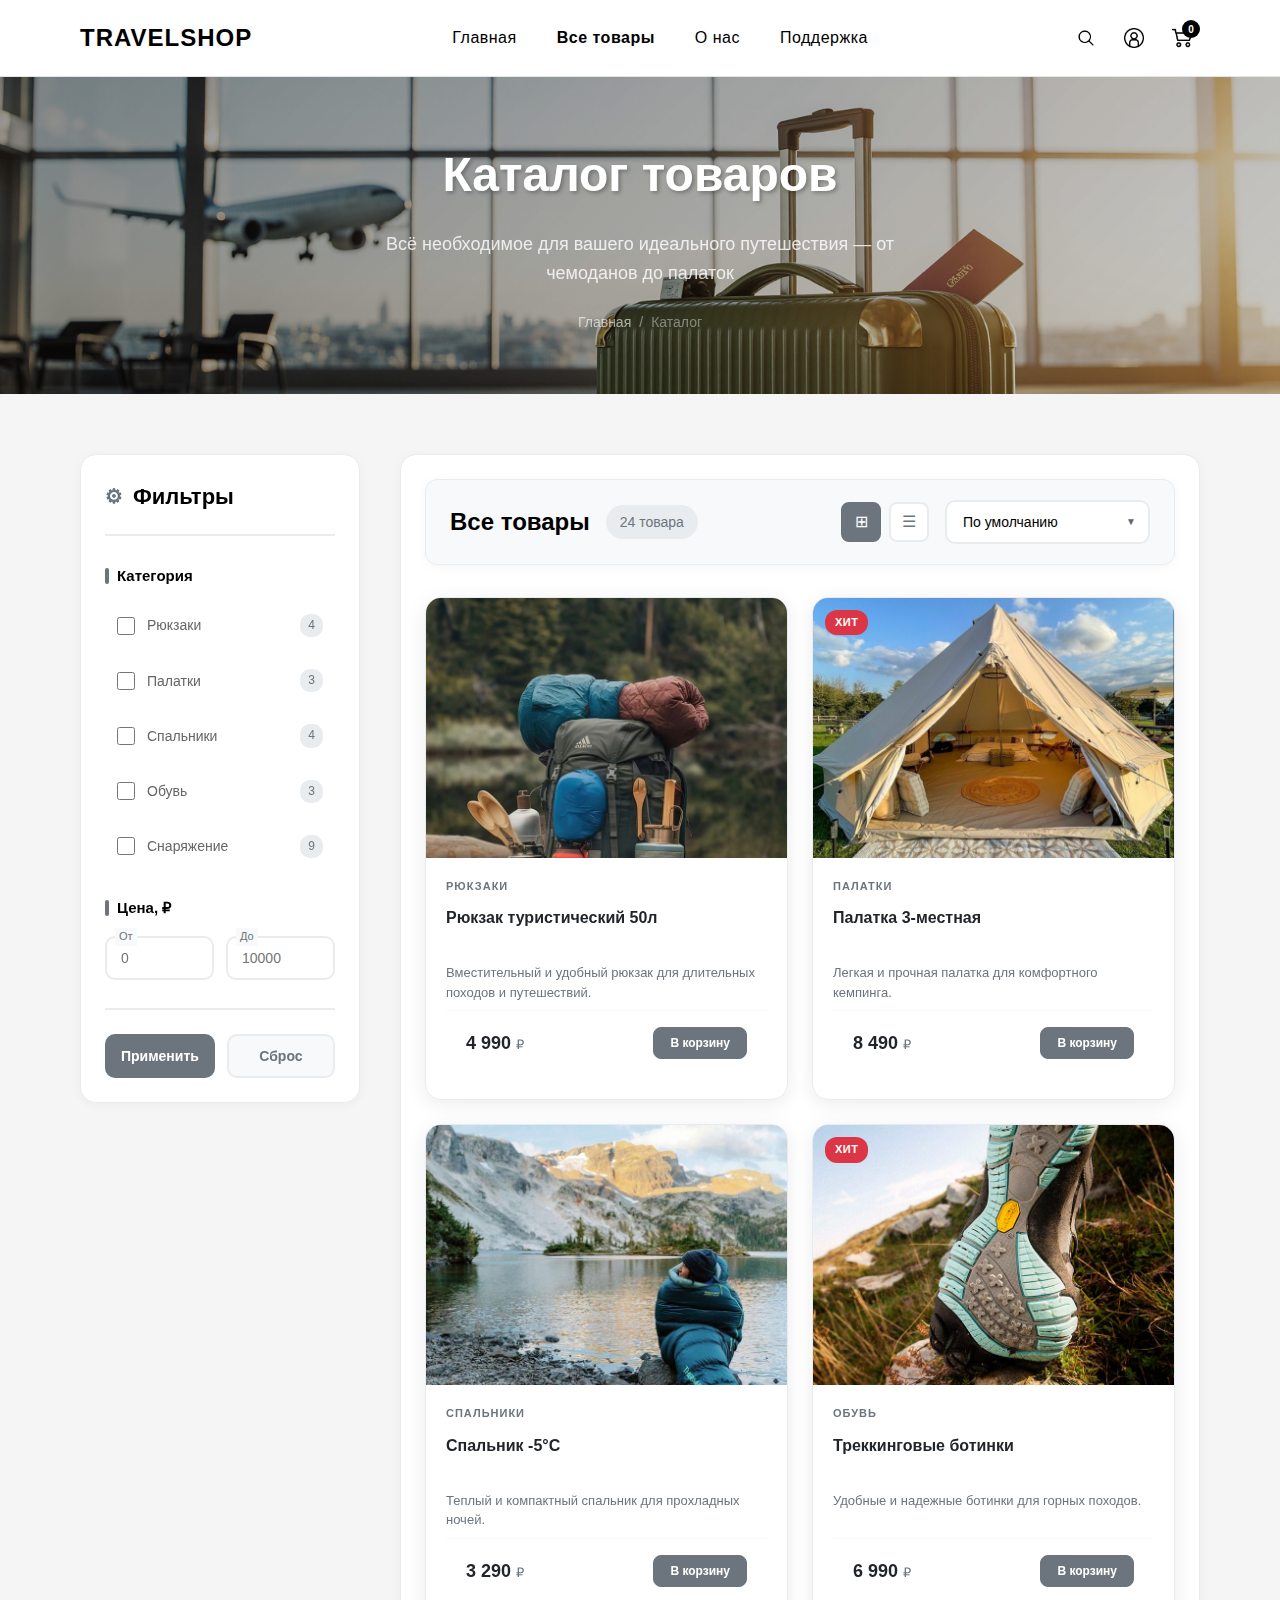
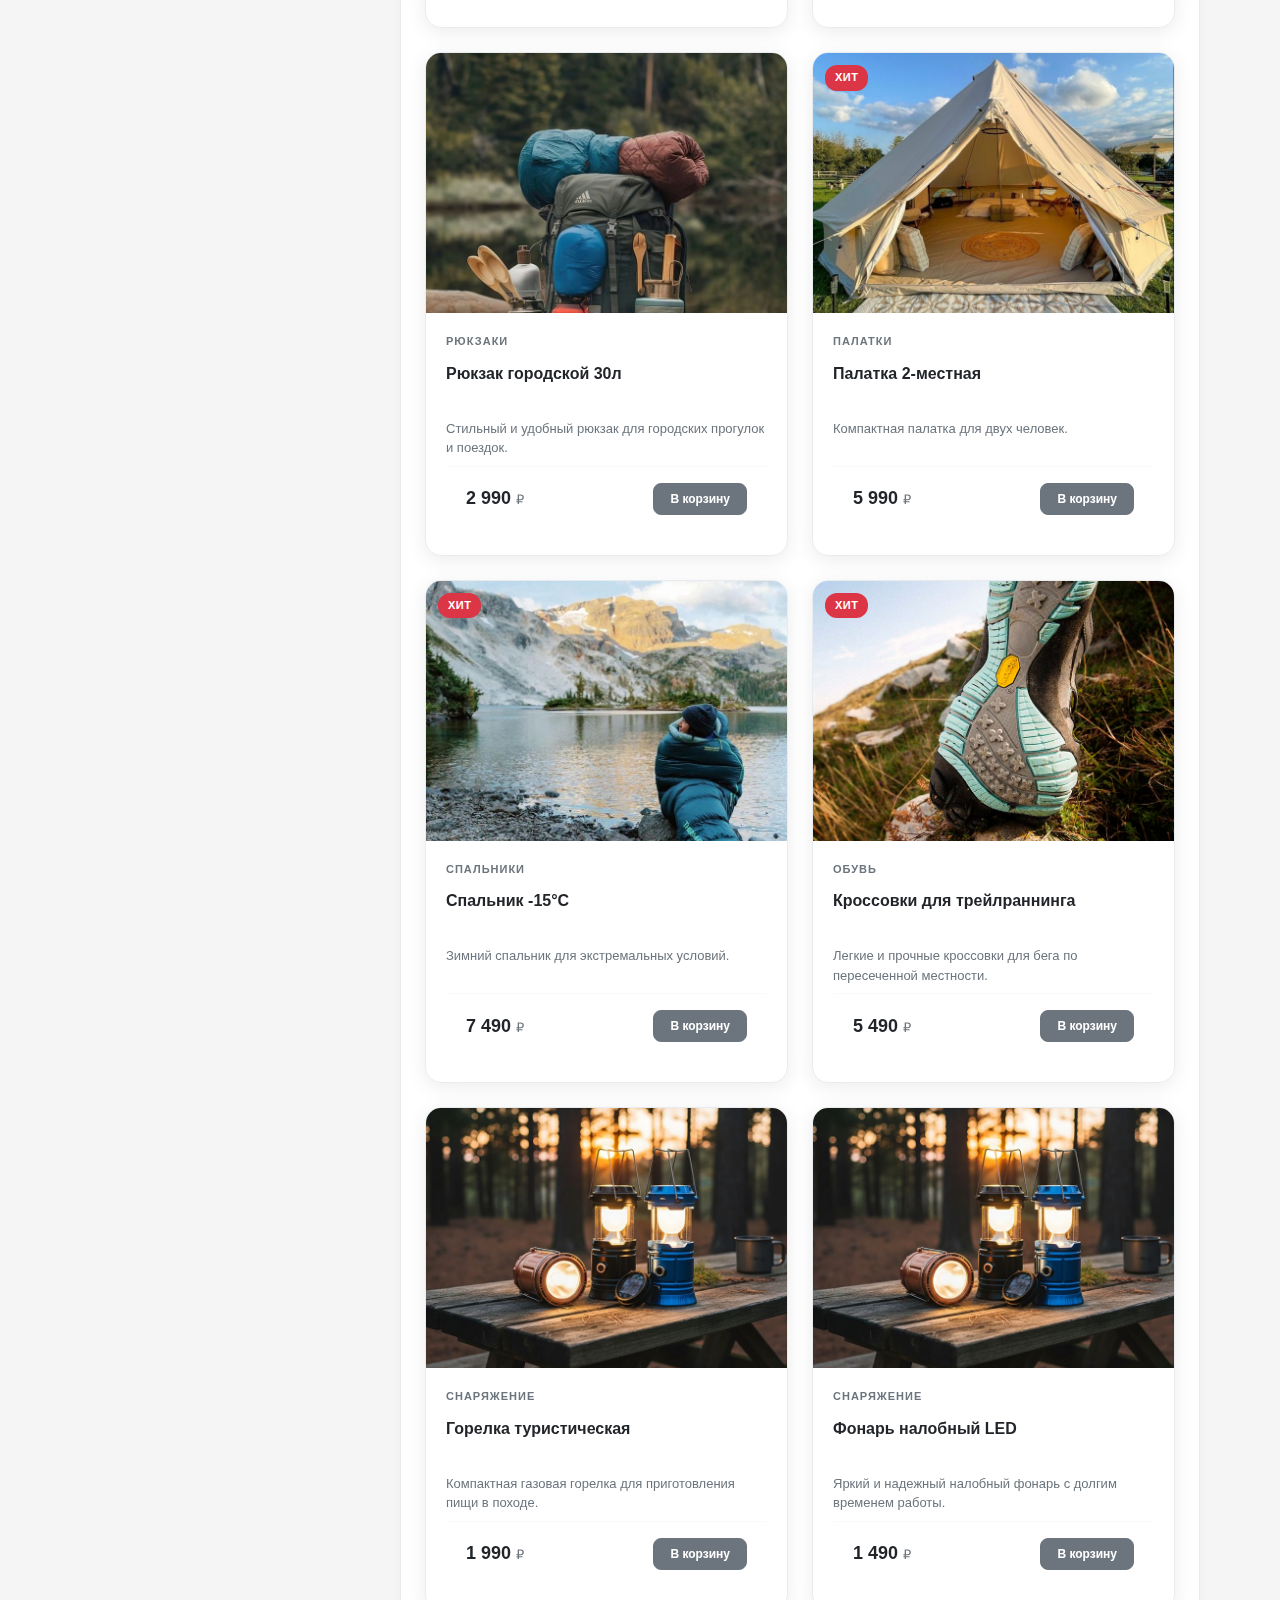
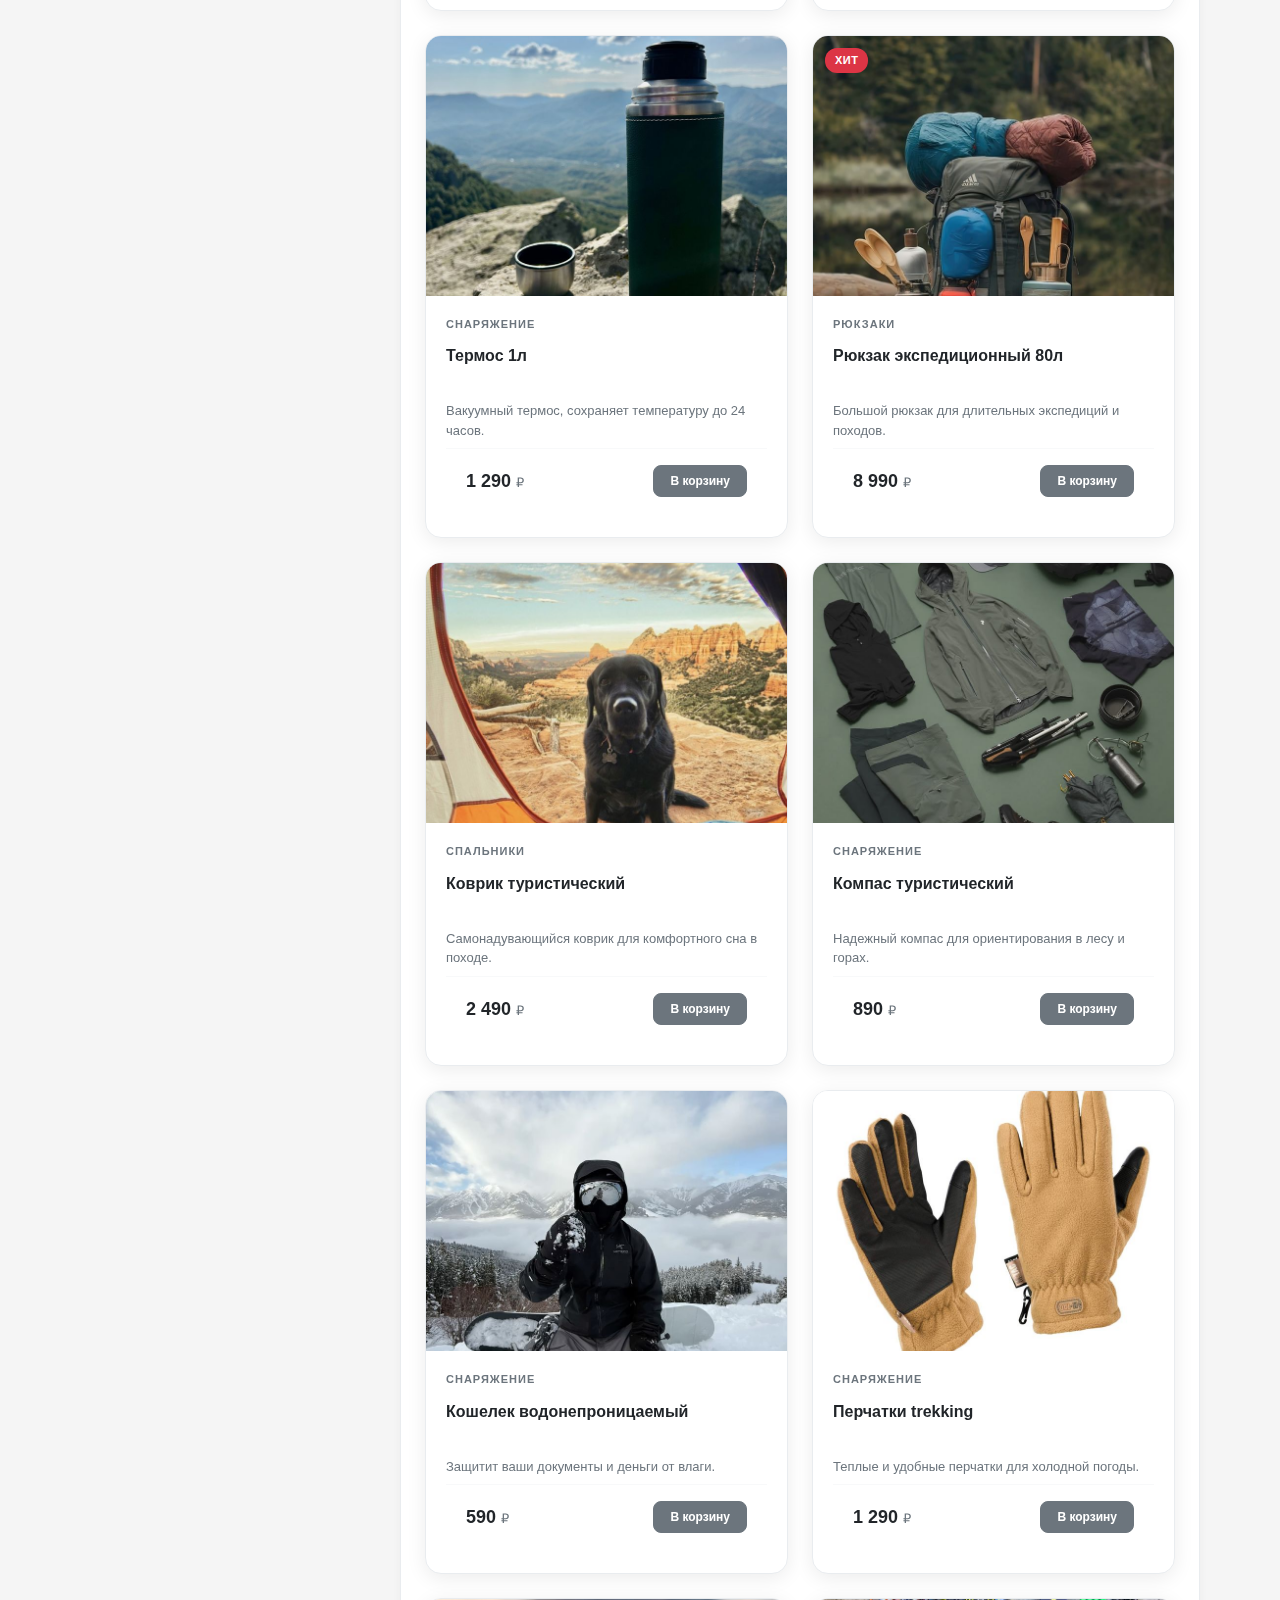
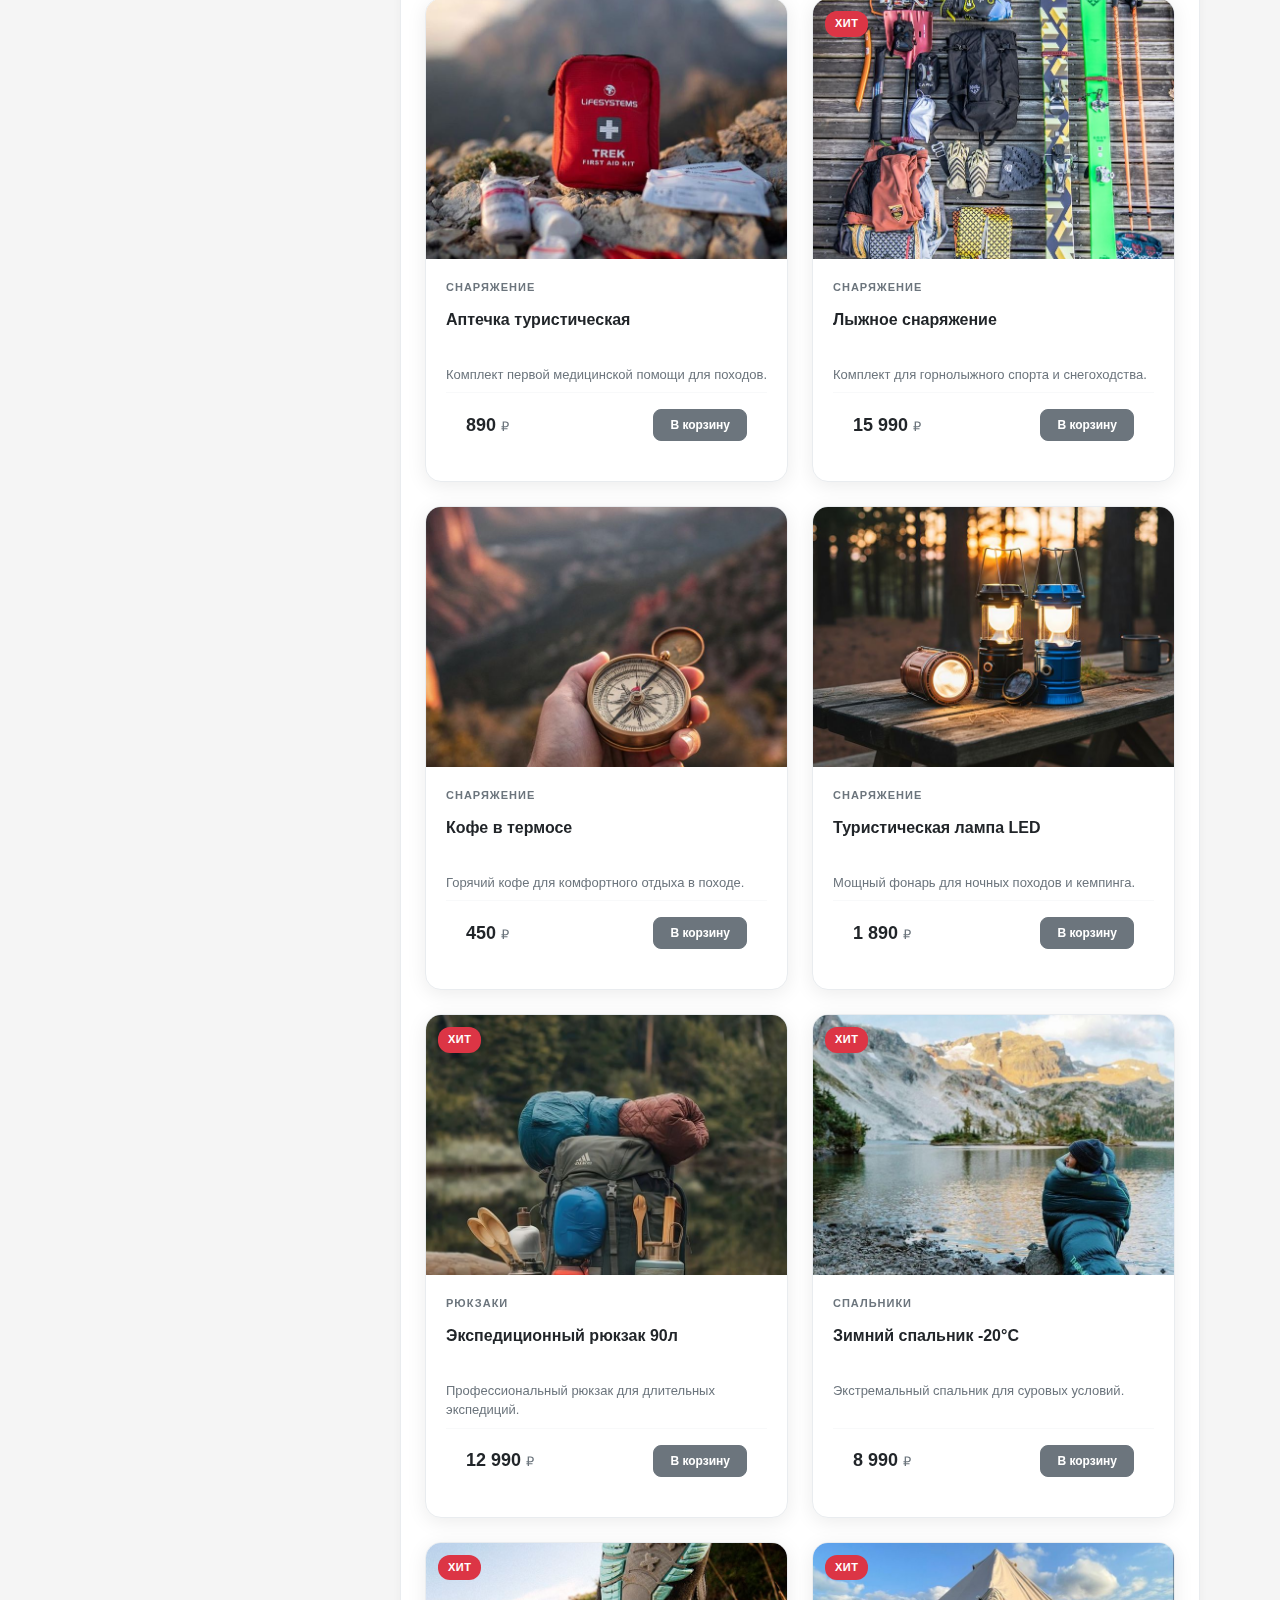
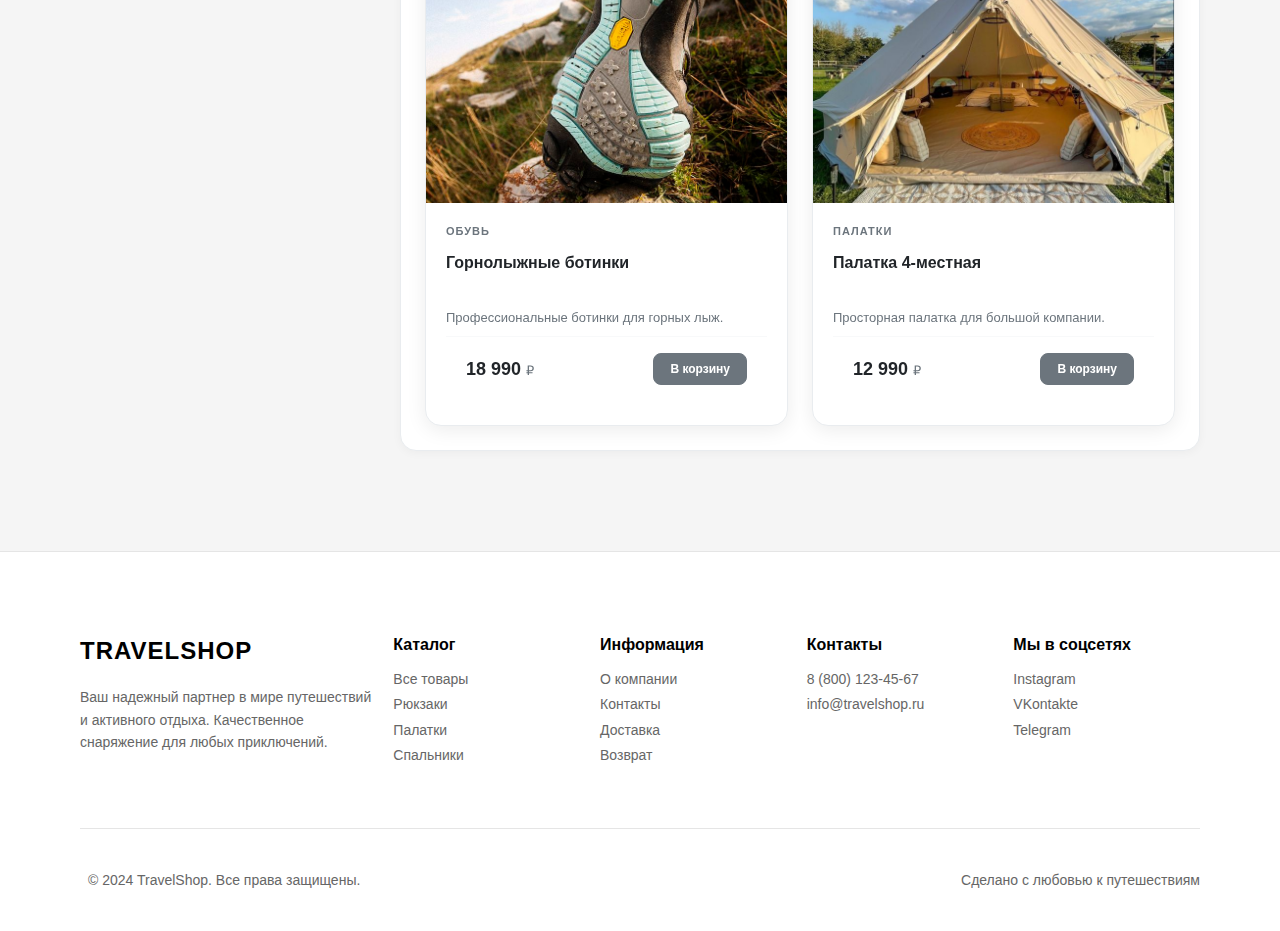
<file: catalog.html>
<!DOCTYPE html>
<html lang="ru">
<head>
    <meta charset="UTF-8">
    <meta name="viewport" content="width=device-width, initial-scale=1.0">
    <title>Каталог товаров - TravelShop</title>
    <link rel="stylesheet" href="styles.css">
    <link rel="stylesheet" href="css/common.css">
    <link rel="stylesheet" href="css/catalog.css">
</head>
<body>
    
    <header class="header">
        <div class="container">
            <div class="header-content">
                <div class="logo">
                    <h1>TRAVELSHOP</h1>
                </div>
                <nav class="nav">
                    <ul class="nav-list">
                        <li><a href="index.html">Главная</a></li>
                        <li><a href="catalog.html" class="active">Все товары</a></li>
                        <li><a href="about.html">О нас</a></li>
                        <li><a href="contact.html">Поддержка</a></li>
                    </ul>
                </nav>
                <div class="header-actions">
                    <div class="search-container">
                        <input type="text" class="header-search-input" id="headerSearchInput" placeholder="Поиск товаров...">
                        <button class="icon-btn search-btn" id="searchBtn">
                            <img src="img/иконка поиска.png" alt="Поиск" class="header-icon">
                        </button>
                    </div>
                    <a href="login.html" class="icon-btn login-btn" title="Войти">
                        <img src="img/иконка1.png" alt="Войти" class="header-icon">
                    </a>
                    <button class="icon-btn cart-btn" id="cartBtn">
                        <img src="img/иконка корзины.png" alt="Корзина" class="header-icon">
                        <span class="cart-count">0</span>
                    </button>
                    <button class="menu-toggle" id="menuToggle">
                        <span></span>
                        <span></span>
                        <span></span>
                    </button>
                </div>
            </div>
        </div>
    </header>

    
    <section class="catalog-banner">
        <div class="container">
            <div class="catalog-banner-content">
                <h1>Каталог товаров</h1>
                <p>Всё необходимое для вашего идеального путешествия — от чемоданов до палаток</p>
                <div class="breadcrumb">
                    <a href="index.html">Главная</a>
                    <span>/</span>
                    <span class="breadcrumb-current">Каталог</span>
                </div>
            </div>
        </div>
    </section>

    
    <section class="catalog-section">
        <div class="container">
            
            <button class="mobile-filters-toggle" id="mobileFiltersToggle">
                <span></span> Фильтры
            </button>

            <div class="catalog-container">
                
                <aside class="filters-sidebar" id="filtersSidebar">
                    <div class="filters-header">
                        <h2>Фильтры</h2>
                    </div>
                    
                    <div class="filter-group">
                        <h3>Категория</h3>
                        <div class="filter-option">
                            <input type="checkbox" id="cat-backpacks" value="backpacks">
                            <label for="cat-backpacks">Рюкзаки</label>
                            <span class="filter-option-count">4</span>
                        </div>
                        <div class="filter-option">
                            <input type="checkbox" id="cat-tents" value="tents">
                            <label for="cat-tents">Палатки</label>
                            <span class="filter-option-count">3</span>
                        </div>
                        <div class="filter-option">
                            <input type="checkbox" id="cat-sleeping" value="sleeping">
                            <label for="cat-sleeping">Спальники</label>
                            <span class="filter-option-count">4</span>
                        </div>
                        <div class="filter-option">
                            <input type="checkbox" id="cat-shoes" value="shoes">
                            <label for="cat-shoes">Обувь</label>
                            <span class="filter-option-count">3</span>
                        </div>
                        <div class="filter-option">
                            <input type="checkbox" id="cat-equipment" value="equipment">
                            <label for="cat-equipment">Снаряжение</label>
                            <span class="filter-option-count">9</span>
                        </div>
                    </div>

                    <div class="filter-group">
                        <h3>Цена, ₽</h3>
                        <div class="price-inputs">
                            <div class="price-input-wrapper">
                                <label>От</label>
                                <input type="number" id="priceMin" placeholder="0" min="0">
                            </div>
                            <div class="price-input-wrapper">
                                <label>До</label>
                                <input type="number" id="priceMax" placeholder="10000" min="0">
                            </div>
                        </div>
                    </div>

                    <div class="filter-buttons">
                        <button class="filter-btn-apply" id="applyFilters">Применить</button>
                        <button class="filter-btn-reset" id="resetFilters">Сброс</button>
                    </div>
                </aside>

                
                <div class="catalog-content">
                    <div class="catalog-header">
                        <div class="catalog-header-left">
                            <h2 class="catalog-title">Все товары</h2>
                            <span class="products-count" id="productsCount">24 товара</span>
                        </div>
                        <div class="catalog-header-right">
                            <div class="view-toggle">
                                <button class="view-btn active" id="gridViewBtn" title="Сетка">⊞</button>
                                <button class="view-btn" id="listViewBtn" title="Список">☰</button>
                            </div>
                            <div class="sort-wrapper">
                                <select class="sort-select" id="sortSelect">
                                    <option value="default">По умолчанию</option>
                                    <option value="price-asc">Цена: по возрастанию</option>
                                    <option value="price-desc">Цена: по убыванию</option>
                                    <option value="name">По названию</option>
                                </select>
                            </div>
                        </div>
                    </div>
                    
                    <div class="products-grid" id="productsGrid">
                        
                    </div>
                </div>
            </div>
        </div>
    </section>

    
    <footer class="footer">
        <div class="container">
            <div class="footer-content">
                <div class="footer-section">
                    <div class="footer-logo">TRAVELSHOP</div>
                    <p>Ваш надежный партнер в мире путешествий и активного отдыха. Качественное снаряжение для любых приключений.</p>
                </div>
                <div class="footer-section">
                    <h4>Каталог</h4>
                    <ul>
                        <li><a href="catalog.html">Все товары</a></li>
                        <li><a href="catalog.html">Рюкзаки</a></li>
                        <li><a href="catalog.html">Палатки</a></li>
                        <li><a href="catalog.html">Спальники</a></li>
                    </ul>
                </div>
                <div class="footer-section">
                    <h4>Информация</h4>
                    <ul>
                        <li><a href="about.html">О компании</a></li>
                        <li><a href="contact.html">Контакты</a></li>
                        <li><a href="#">Доставка</a></li>
                        <li><a href="#">Возврат</a></li>
                    </ul>
                </div>
                <div class="footer-section">
                    <h4>Контакты</h4>
                    <ul>
                        <li><a href="tel:+78001234567">8 (800) 123-45-67</a></li>
                        <li><a href="mailto:info@travelshop.ru">info@travelshop.ru</a></li>
                    </ul>
                </div>
                <div class="footer-section">
                    <h4>Мы в соцсетях</h4>
                    <ul>
                        <li><a href="#">Instagram</a></li>
                        <li><a href="#">VKontakte</a></li>
                        <li><a href="#">Telegram</a></li>
                    </ul>
                </div>
            </div>
            <div class="footer-bottom">
                <p><span></span> © 2024 TravelShop. Все права защищены.</p>
                <p>Сделано с любовью к путешествиям</p>
            </div>
        </div>
    </footer>

    
    <div class="cart-modal" id="cartModal">
        <div class="cart-modal-content">
            <div class="cart-modal-header">
                <h2>Корзина</h2>
                <button class="cart-close" id="cartClose">&times;</button>
            </div>
            <div class="cart-items" id="cartItems">
                <p class="cart-empty">Корзина пуста</p>
            </div>
            <div class="cart-total">
                <p>Итого: <span id="cartTotal">0 ₽</span></p>
                <button class="btn btn-black" id="checkoutBtn">Оформить заказ</button>
            </div>
        </div>
    </div>

    <script src="products.js"></script>
    <script src="cart.js"></script>
    <script src="script.js"></script>
    <script src="catalog.js"></script>
</body>
</html>
</file>
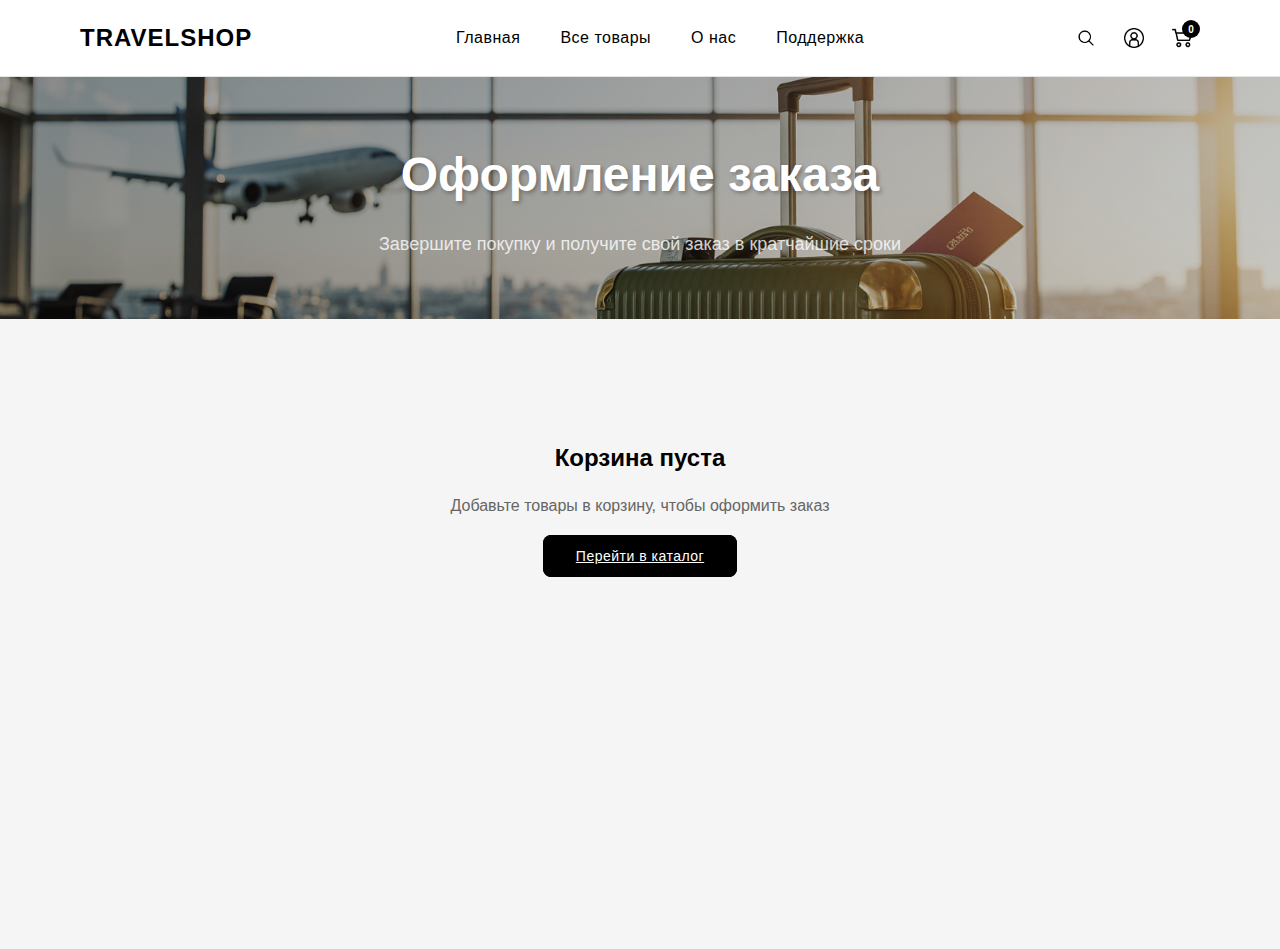
<file: checkout.html>
<!DOCTYPE html>
<html lang="ru">
<head>
    <meta charset="UTF-8">
    <meta name="viewport" content="width=device-width, initial-scale=1.0">
    <title>Оформление заказа - TravelShop</title>
    <link rel="stylesheet" href="styles.css">
    <link rel="stylesheet" href="css/common.css">
    <link rel="stylesheet" href="css/checkout.css">
</head>
<body>
    
    <header class="header">
        <div class="container">
            <div class="header-content">
                <div class="logo">
                    <h1>TRAVELSHOP</h1>
                </div>
                <nav class="nav">
                    <ul class="nav-list">
                        <li><a href="index.html">Главная</a></li>
                        <li><a href="catalog.html">Все товары</a></li>
                        <li><a href="about.html">О нас</a></li>
                        <li><a href="contact.html">Поддержка</a></li>
                    </ul>
                </nav>
                <div class="header-actions">
                    <div class="search-container">
                        <input type="text" class="header-search-input" id="headerSearchInput" placeholder="Поиск товаров...">
                        <button class="icon-btn search-btn" id="searchBtn">
                            <img src="img/иконка поиска.png" alt="Поиск" class="header-icon">
                        </button>
                    </div>
                    <a href="login.html" class="icon-btn login-btn" title="Войти">
                        <img src="img/иконка1.png" alt="Войти" class="header-icon">
                    </a>
                    <button class="icon-btn cart-btn" id="cartBtn">
                        <img src="img/иконка корзины.png" alt="Корзина" class="header-icon">
                        <span class="cart-count">0</span>
                    </button>
                    <button class="menu-toggle" id="menuToggle">
                        <span></span>
                        <span></span>
                        <span></span>
                    </button>
                </div>
            </div>
        </div>
    </header>

    
    <section class="checkout-banner">
        <div class="container">
            <div class="checkout-banner-content">
                <h1>Оформление заказа</h1>
                <p>Завершите покупку и получите свой заказ в кратчайшие сроки</p>
            </div>
        </div>
    </section>

    
    <section class="checkout-container">
        <div class="container">
            <div id="checkoutContent">
                
            </div>
        </div>
    </section>

    
    <div class="cart-modal" id="cartModal">
        <div class="cart-modal-content">
            <div class="cart-modal-header">
                <h2>Корзина</h2>
                <button class="cart-close" id="cartClose">&times;</button>
            </div>
            <div class="cart-items" id="cartItems">
                <p class="cart-empty">Корзина пуста</p>
            </div>
            <div class="cart-total">
                <p>Итого: <span id="cartTotal">0 ₽</span></p>
                <button class="btn btn-black" id="checkoutBtn">Оформить заказ</button>
            </div>
        </div>
    </div>

    <script src="products.js"></script>
    <script src="cart.js"></script>
    <script src="script.js"></script>
    <script>
        let checkoutCart = [];
        
        try {
            const savedCart = localStorage.getItem('cart');
            if (savedCart) {
                checkoutCart = JSON.parse(savedCart);
            }
        } catch (e) {
            console.error('Error loading cart:', e);
        }

        function calculateTotals() {
            const subtotal = checkoutCart.reduce((sum, item) => sum + (item.price * item.quantity), 0);
            const delivery = subtotal > 5000 ? 0 : 500;
            const total = subtotal + delivery;
            
            return { subtotal, delivery, total };
        }
        function renderCheckout() {
            const content = document.getElementById('checkoutContent');
            
            if (checkoutCart.length === 0) {
                content.innerHTML = `
                    <div class="empty-cart-message">
                        <h2>Корзина пуста</h2>
                        <p>Добавьте товары в корзину, чтобы оформить заказ</p>
                        <a href="catalog.html" class="btn btn-black">Перейти в каталог</a>
                    </div>
                `;
                return;
            }

            const { subtotal, delivery, total } = calculateTotals();

            content.innerHTML = `
                <div class="checkout-grid">
                    
                    <div class="checkout-form">
                        <div class="checkout-section">
                            <h3>1. Контактная информация</h3>
                            <div class="form-row">
                                <div class="form-group-checkout">
                                    <label for="firstName">Имя *</label>
                                    <input type="text" id="firstName" required>
                                </div>
                                <div class="form-group-checkout">
                                    <label for="lastName">Фамилия *</label>
                                    <input type="text" id="lastName" required>
                                </div>
                            </div>
                            <div class="form-row">
                                <div class="form-group-checkout">
                                    <label for="email">Email *</label>
                                    <input type="email" id="email" required>
                                </div>
                                <div class="form-group-checkout">
                                    <label for="phone">Телефон *</label>
                                    <input type="tel" id="phone" required>
                                </div>
                            </div>
                        </div>

                        <div class="checkout-section">
                            <h3>2. Адрес доставки</h3>
                            <div class="form-group-checkout">
                                <label for="city">Город *</label>
                                <input type="text" id="city" required>
                            </div>
                            <div class="form-group-checkout">
                                <label for="address">Улица, дом, квартира *</label>
                                <input type="text" id="address" required>
                            </div>
                            <div class="form-row">
                                <div class="form-group-checkout">
                                    <label for="postalCode">Индекс</label>
                                    <input type="text" id="postalCode">
                                </div>
                                <div class="form-group-checkout">
                                    <label for="deliveryMethod">Способ доставки *</label>
                                    <select id="deliveryMethod" required>
                                        <option value="">Выберите способ</option>
                                        <option value="courier">Курьер</option>
                                        <option value="pickup">Самовывоз</option>
                                        <option value="post">Почта России</option>
                                    </select>
                                </div>
                            </div>
                            <div class="form-group-checkout">
                                <label for="comment">Комментарий к заказу</label>
                                <textarea id="comment" rows="3"></textarea>
                            </div>
                        </div>

                        <div class="checkout-section">
                            <h3>3. Способ оплаты</h3>
                            <div class="payment-methods">
                                <label class="payment-option">
                                    <input type="radio" name="payment" value="card" checked>
                                    <span>Банковская карта</span>
                                </label>
                                <label class="payment-option">
                                    <input type="radio" name="payment" value="cash">
                                    <span>Наличными при получении</span>
                                </label>
                                <label class="payment-option">
                                    <input type="radio" name="payment" value="online">
                                    <span>Электронный кошелек</span>
                                </label>
                            </div>
                        </div>
                    </div>

                    
                    <div class="order-summary">
                        <div class="order-summary-content">
                            <h3>Ваш заказ</h3>
                            <div class="order-items">
                                ${checkoutCart.map(item => `
                                    <div class="order-item">
                                        <div class="order-item-image">
                                            <img src="${item.image}" alt="${item.name}">
                                        </div>
                                        <div class="order-item-info">
                                            <div class="order-item-name">${item.name}</div>
                                            <div class="order-item-quantity">Количество: ${item.quantity}</div>
                                            <div class="order-item-price">${(item.price * item.quantity).toLocaleString('ru-RU')} ₽</div>
                                        </div>
                                    </div>
                                `).join('')}
                            </div>
                            <div class="order-totals">
                                <div class="order-total-row">
                                    <span>Товары (${checkoutCart.reduce((sum, item) => sum + item.quantity, 0)} шт.):</span>
                                    <span>${subtotal.toLocaleString('ru-RU')} ₽</span>
                                </div>
                                <div class="order-total-row">
                                    <span>Доставка:</span>
                                    <span>${delivery === 0 ? 'Бесплатно' : delivery.toLocaleString('ru-RU') + ' ₽'}</span>
                                </div>
                                ${delivery === 0 ? '<div class="order-total-row" style="color: green; font-size: 12px;"><span>Бесплатная доставка от 5000 ₽</span></div>' : ''}
                                <div class="order-total-row final">
                                    <span>Итого:</span>
                                    <span>${total.toLocaleString('ru-RU')} ₽</span>
                                </div>
                            </div>
                            <button class="btn btn-black place-order-btn" id="placeOrderBtn">Оформить заказ</button>
                        </div>
                    </div>
                </div>
            `;

            document.querySelectorAll('.payment-option').forEach(option => {
                option.addEventListener('click', () => {
                    document.querySelectorAll('.payment-option').forEach(opt => opt.classList.remove('selected'));
                    option.classList.add('selected');
                    option.querySelector('input[type="radio"]').checked = true;
                });
            });

            document.getElementById('placeOrderBtn').addEventListener('click', placeOrder);
        }

        function placeOrder() {
            const firstName = document.getElementById('firstName').value;
            const lastName = document.getElementById('lastName').value;
            const email = document.getElementById('email').value;
            const phone = document.getElementById('phone').value;
            const city = document.getElementById('city').value;
            const address = document.getElementById('address').value;
            const deliveryMethod = document.getElementById('deliveryMethod').value;
            const paymentMethod = document.querySelector('input[name="payment"]:checked').value;

            if (!firstName || !lastName || !email || !phone || !city || !address || !deliveryMethod) {
                alert('Пожалуйста, заполните все обязательные поля');
                return;
            }

            const { total } = calculateTotals();

            alert(`Заказ успешно оформлен!\n\nПолучатель: ${firstName} ${lastName}\nEmail: ${email}\nТелефон: ${phone}\nАдрес: ${city}, ${address}\n\nСумма заказа: ${total.toLocaleString('ru-RU')} ₽\n\nМы свяжемся с вами в ближайшее время для подтверждения заказа.`);

            localStorage.removeItem('cart');
            cart = [];
            cartCount = 0;
            updateCartCount();

            setTimeout(() => {
                window.location.href = 'index.html';
            }, 2000);
        }
        document.addEventListener('DOMContentLoaded', () => {
            renderCheckout();
        });
    </script>
</body>
</html>
</file>
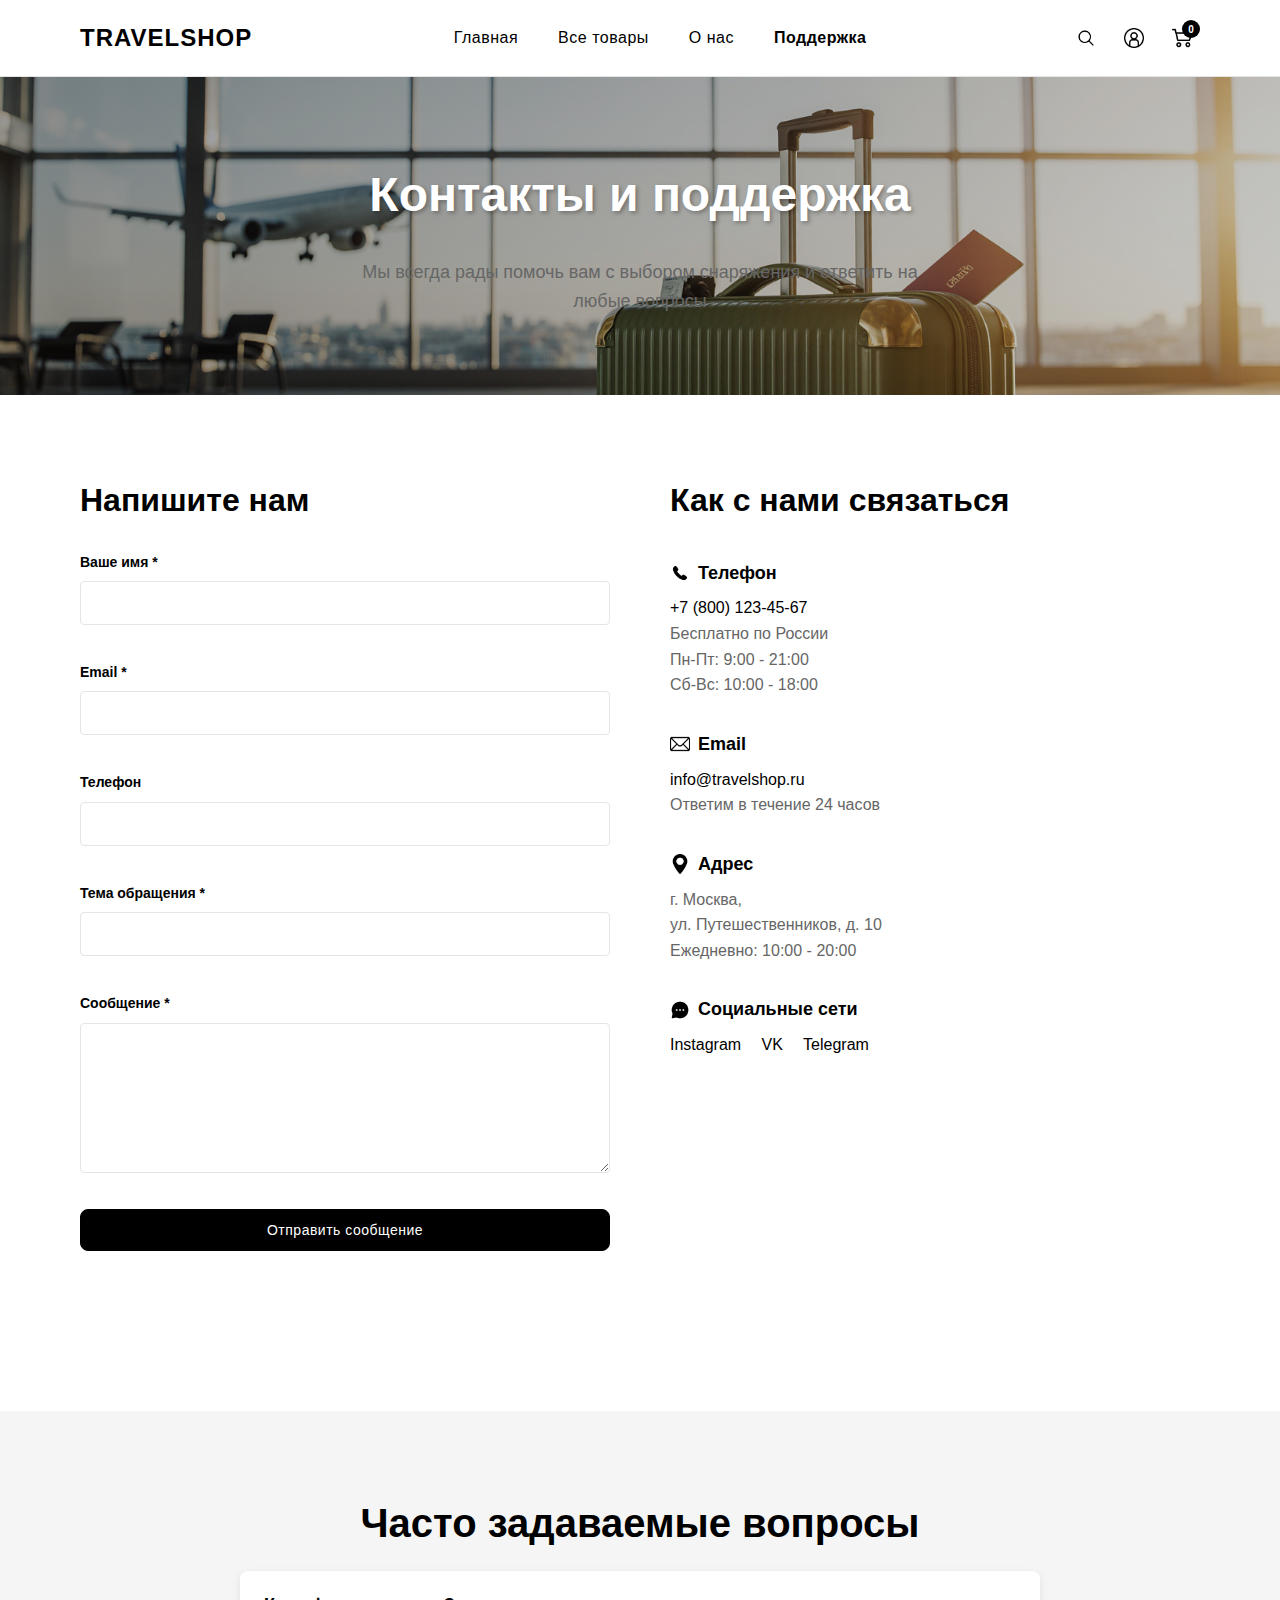
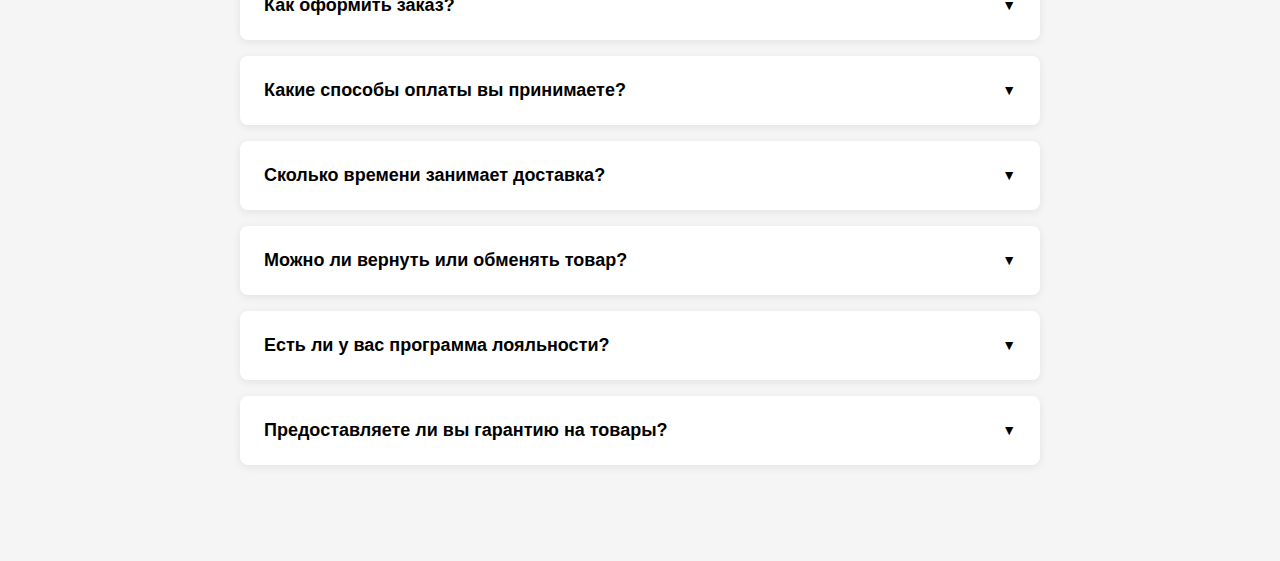
<file: contact.html>
<!DOCTYPE html>
<html lang="ru">
<head>
    <meta charset="UTF-8">
    <meta name="viewport" content="width=device-width, initial-scale=1.0">
    <title>Контакты и поддержка - TravelShop</title>
    <link rel="stylesheet" href="styles.css">
    <link rel="stylesheet" href="css/common.css">
    <link rel="stylesheet" href="css/contact.css">
</head>
<body>
    
    <header class="header">
        <div class="container">
            <div class="header-content">
                <div class="logo">
                    <h1>TRAVELSHOP</h1>
                </div>
                <nav class="nav">
                    <ul class="nav-list">
                        <li><a href="index.html">Главная</a></li>
                        <li><a href="catalog.html">Все товары</a></li>
                        <li><a href="about.html">О нас</a></li>
                        <li><a href="contact.html" class="active">Поддержка</a></li>
                    </ul>
                </nav>
                <div class="header-actions">
                    <div class="search-container">
                        <input type="text" class="header-search-input" id="headerSearchInput" placeholder="Поиск товаров...">
                        <button class="icon-btn search-btn" id="searchBtn">
                            <img src="img/иконка поиска.png" alt="Поиск" class="header-icon">
                        </button>
                    </div>
                    <a href="login.html" class="icon-btn login-btn" title="Войти">
                        <img src="img/иконка1.png" alt="Войти" class="header-icon">
                    </a>
                    <button class="icon-btn cart-btn" id="cartBtn">
                        <img src="img/иконка корзины.png" alt="Корзина" class="header-icon">
                        <span class="cart-count">0</span>
                    </button>
                    <button class="menu-toggle" id="menuToggle">
                        <span></span>
                        <span></span>
                        <span></span>
                    </button>
                </div>
            </div>
        </div>
    </header>

    
    <section class="contact-hero">
        <div class="container">
            <h1>Контакты и поддержка</h1>
            <p>Мы всегда рады помочь вам с выбором снаряжения и ответить на любые вопросы</p>
        </div>
    </section>

    
    <section class="contact-content">
        <div class="container">
            <div class="contact-grid">
                
                <div class="contact-form-section">
                    <h2>Напишите нам</h2>
                    <form class="contact-form" id="contactForm">
                        <div class="form-group">
                            <label for="name">Ваше имя *</label>
                            <input type="text" id="name" name="name" required>
                        </div>
                        <div class="form-group">
                            <label for="email">Email *</label>
                            <input type="email" id="email" name="email" required>
                        </div>
                        <div class="form-group">
                            <label for="phone">Телефон</label>
                            <input type="tel" id="phone" name="phone">
                        </div>
                        <div class="form-group">
                            <label for="subject">Тема обращения *</label>
                            <input type="text" id="subject" name="subject" required>
                        </div>
                        <div class="form-group">
                            <label for="message">Сообщение *</label>
                            <textarea id="message" name="message" required></textarea>
                        </div>
                        <button type="submit" class="btn btn-black">Отправить сообщение</button>
                    </form>
                </div>

                
                <div class="contact-info">
                    <h2>Как с нами связаться</h2>
                    
                    <div class="contact-item">
                        <div class="contact-item-content">
                            <h3><img src="img/поддержка/телефон.png" alt="Телефон" class="inline-icon"> Телефон</h3>
                            <p><a href="tel:+78001234567">+7 (800) 123-45-67</a><br>Бесплатно по России<br>Пн-Пт: 9:00 - 21:00<br>Сб-Вс: 10:00 - 18:00</p>
                        </div>
                    </div>

                    <div class="contact-item">
                        <div class="contact-item-content">
                            <h3><img src="img/поддержка/маил.png" alt="Email" class="inline-icon"> Email</h3>
                            <p><a href="mailto:info@travelshop.ru">info@travelshop.ru</a><br>Ответим в течение 24 часов</p>
                        </div>
                    </div>

                    <div class="contact-item">
                        <div class="contact-item-content">
                            <h3><img src="img/поддержка/карта.png" alt="Адрес" class="inline-icon"> Адрес</h3>
                            <p>г. Москва,<br>ул. Путешественников, д. 10<br>Ежедневно: 10:00 - 20:00</p>
                        </div>
                    </div>

                    <div class="contact-item">
                        <div class="contact-item-content">
                            <h3><img src="img/поддержка/собщение.png" alt="Социальные сети" class="inline-icon"> Социальные сети</h3>
                            <p>
                                <a href="#" style="margin-right: 16px;">Instagram</a>
                                <a href="#" style="margin-right: 16px;">VK</a>
                                <a href="#">Telegram</a>
                            </p>
                        </div>
                    </div>
                </div>
            </div>
        </div>
    </section>

    
    <section class="faq-section">
        <div class="container">
            <h2 class="section-title">Часто задаваемые вопросы</h2>
            <div class="faq-list">
                <div class="faq-item">
                    <button class="faq-question">
                        <span>Как оформить заказ?</span>
                        <span class="faq-arrow">▼</span>
                    </button>
                    <div class="faq-answer">
                        <div class="faq-answer-content">
                            Выберите понравившийся товар, добавьте его в корзину и перейдите к оформлению. Заполните форму с контактными данными и адресом доставки, выберите способ оплаты и подтвердите заказ.
                        </div>
                    </div>
                </div>

                <div class="faq-item">
                    <button class="faq-question">
                        <span>Какие способы оплаты вы принимаете?</span>
                        <span class="faq-arrow">▼</span>
                    </button>
                    <div class="faq-answer">
                        <div class="faq-answer-content">
                            Мы принимаем оплату банковскими картами (Visa, MasterCard, МИР), электронными деньгами, а также наличными при получении.
                        </div>
                    </div>
                </div>

                <div class="faq-item">
                    <button class="faq-question">
                        <span>Сколько времени занимает доставка?</span>
                        <span class="faq-arrow">▼</span>
                    </button>
                    <div class="faq-answer">
                        <div class="faq-answer-content">
                            По Москве доставка занимает 1-2 дня, по России - 3-7 дней в зависимости от региона. Курьерская доставка доступна в крупных городах.
                        </div>
                    </div>
                </div>

                <div class="faq-item">
                    <button class="faq-question">
                        <span>Можно ли вернуть или обменять товар?</span>
                        <span class="faq-arrow">▼</span>
                    </button>
                    <div class="faq-answer">
                        <div class="faq-answer-content">
                            Да, вы можете вернуть или обменять товар в течение 14 дней с момента получения, если он не был в использовании и сохранены все ярлыки и упаковка.
                        </div>
                    </div>
                </div>

                <div class="faq-item">
                    <button class="faq-question">
                        <span>Есть ли у вас программа лояльности?</span>
                        <span class="faq-arrow">▼</span>
                    </button>
                    <div class="faq-answer">
                        <div class="faq-answer-content">
                            Да, мы предлагаем бонусную программу. За каждую покупку вы получаете баллы, которые можно использовать для оплаты следующих заказов. Подробности можно узнать у наших менеджеров.
                        </div>
                    </div>
                </div>

                <div class="faq-item">
                    <button class="faq-question">
                        <span>Предоставляете ли вы гарантию на товары?</span>
                        <span class="faq-arrow">▼</span>
                    </button>
                    <div class="faq-answer">
                        <div class="faq-answer-content">
                            Все товары имеют официальную гарантию производителя. Срок гарантии зависит от конкретного товара и указан в описании. Минимальный срок гарантии - 1 год.
                        </div>
                    </div>
                </div>
            </div>
        </div>
    </section>

    
    <div class="cart-modal" id="cartModal">
        <div class="cart-modal-content">
            <div class="cart-modal-header">
                <h2>Корзина</h2>
                <button class="cart-close" id="cartClose">&times;</button>
            </div>
            <div class="cart-items" id="cartItems">
                <p class="cart-empty">Корзина пуста</p>
            </div>
            <div class="cart-total">
                <p>Итого: <span id="cartTotal">0 ₽</span></p>
                <button class="btn btn-black" id="checkoutBtn">Оформить заказ</button>
            </div>
        </div>
    </div>

    <script src="products.js"></script>
    <script src="cart.js"></script>
    <script src="script.js"></script>
    <script>
        document.querySelectorAll('.faq-question').forEach(button => {
            button.addEventListener('click', () => {
                const faqItem = button.parentElement;
                const isActive = faqItem.classList.contains('active');
                
                document.querySelectorAll('.faq-item').forEach(item => {
                    item.classList.remove('active');
                });
                
                if (!isActive) {
                    faqItem.classList.add('active');
                }
            });
        });
        document.getElementById('contactForm').addEventListener('submit', (e) => {
            e.preventDefault();
            
            const formData = new FormData(e.target);
            const name = formData.get('name');
            const email = formData.get('email');
            
            alert(`Спасибо за обращение, ${name}! Мы свяжемся с вами по адресу ${email} в ближайшее время.`);
            
            e.target.reset();
        });
    </script>
</body>
</html>
</file>
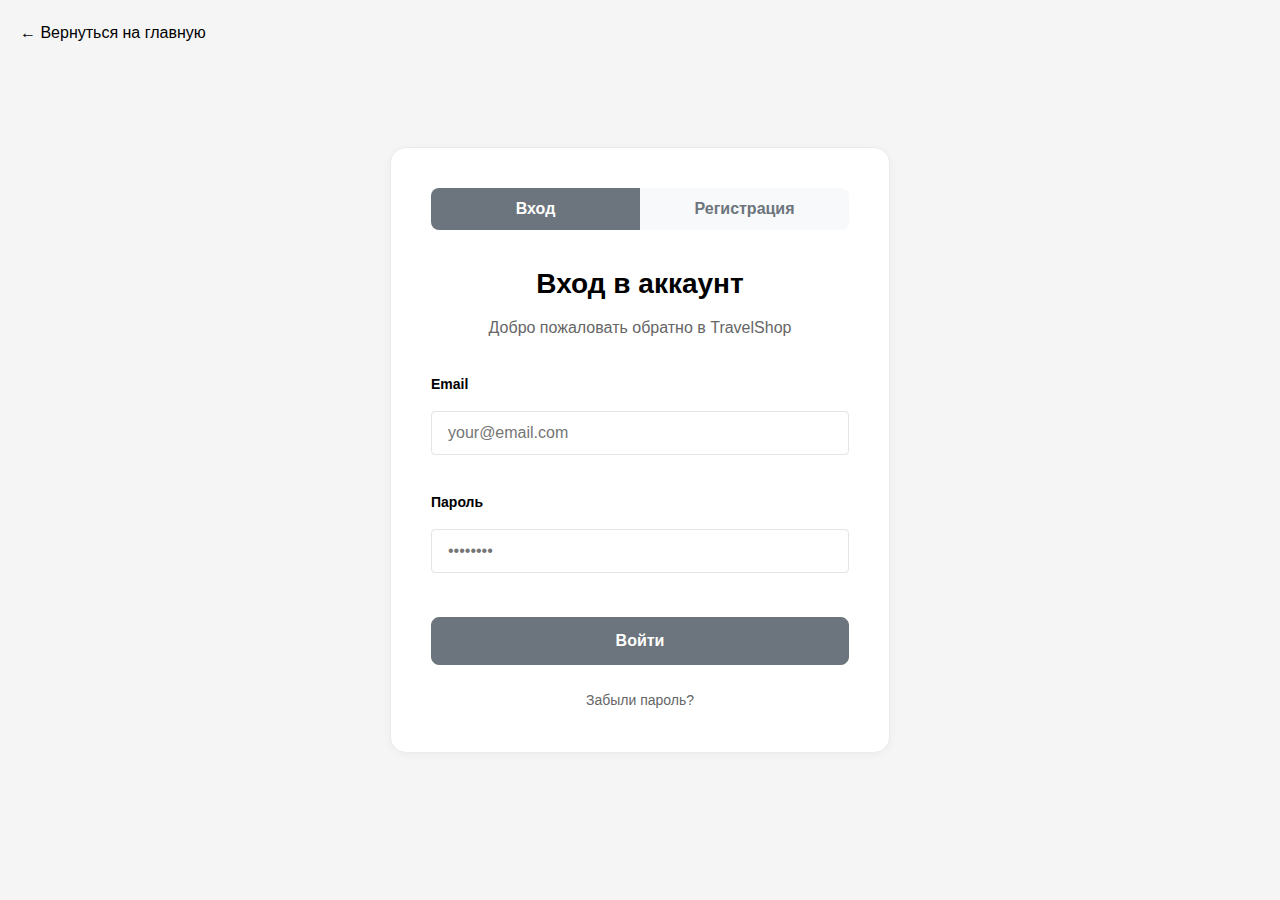
<file: login.html>
<!DOCTYPE html>
<html lang="ru">
<head>
    <meta charset="UTF-8">
    <meta name="viewport" content="width=device-width, initial-scale=1.0">
    <title>Вход - TravelShop</title>
    <link rel="stylesheet" href="styles.css">
    <link rel="stylesheet" href="css/common.css">
    <link rel="stylesheet" href="css/login.css">
</head>
<body>
    <a href="index.html" class="back-link">← Вернуться на главную</a>

    <div class="login-container">
        <div class="login-card">
            <div class="auth-tabs">
                <button class="auth-tab active" onclick="showLogin()">Вход</button>
                <button class="auth-tab" onclick="showRegister()">Регистрация</button>
            </div>

            <div id="loginForm" class="auth-form">
                <h1 class="login-title">Вход в аккаунт</h1>
                <p class="login-subtitle">Добро пожаловать обратно в TravelShop</p>

                <form class="login-form" onsubmit="handleLogin(event)">
                    <div class="form-group">
                        <label class="form-label" for="loginEmail">Email</label>
                        <input type="email" id="loginEmail" class="form-input" placeholder="your@email.com" required>
                    </div>

                    <div class="form-group">
                        <label class="form-label" for="loginPassword">Пароль</label>
                        <input type="password" id="loginPassword" class="form-input" placeholder="••••••••" required>
                    </div>

                    <button type="submit" class="login-btn">Войти</button>
                </form>

                <div class="login-links">
                    <a href="#">Забыли пароль?</a>
                </div>
            </div>

            <div id="registerForm" class="auth-form" style="display: none;">
                <h1 class="login-title">Регистрация</h1>
                <p class="login-subtitle">Создайте аккаунт в TravelShop</p>

                <form class="login-form" onsubmit="handleRegister(event)">
                    <div class="form-group">
                        <label class="form-label" for="firstName">Имя</label>
                        <input type="text" id="firstName" class="form-input" placeholder="Иван" required>
                    </div>

                    <div class="form-group">
                        <label class="form-label" for="lastName">Фамилия</label>
                        <input type="text" id="lastName" class="form-input" placeholder="Иванов" required>
                    </div>

                    <div class="form-group">
                        <label class="form-label" for="registerEmail">Email</label>
                        <input type="email" id="registerEmail" class="form-input" placeholder="your@email.com" required>
                    </div>

                    <div class="form-group">
                        <label class="form-label" for="registerPassword">Пароль</label>
                        <input type="password" id="registerPassword" class="form-input" placeholder="••••••••" required>
                    </div>

                    <div class="form-group">
                        <label class="form-label" for="confirmPassword">Подтвердите пароль</label>
                        <input type="password" id="confirmPassword" class="form-input" placeholder="••••••••" required>
                    </div>

                    <button type="submit" class="login-btn">Зарегистрироваться</button>
                </form>
            </div>
        </div>
    </div>

    <script>
        function showLogin() {
            document.getElementById('loginForm').style.display = 'block';
            document.getElementById('registerForm').style.display = 'none';
            document.querySelectorAll('.auth-tab')[0].classList.add('active');
            document.querySelectorAll('.auth-tab')[1].classList.remove('active');
        }

        function showRegister() {
            document.getElementById('loginForm').style.display = 'none';
            document.getElementById('registerForm').style.display = 'block';
            document.querySelectorAll('.auth-tab')[0].classList.remove('active');
            document.querySelectorAll('.auth-tab')[1].classList.add('active');
        }

        function handleLogin(event) {
            event.preventDefault();

            const email = document.getElementById('loginEmail').value;
            const password = document.getElementById('loginPassword').value;

            if (email && password) {
                alert('Вход выполнен успешно! (демо)');
                window.location.href = 'index.html';
            } else {
                alert('Пожалуйста, заполните все поля');
            }
        }

        function handleRegister(event) {
            event.preventDefault();

            const firstName = document.getElementById('firstName').value;
            const lastName = document.getElementById('lastName').value;
            const email = document.getElementById('registerEmail').value;
            const password = document.getElementById('registerPassword').value;
            const confirmPassword = document.getElementById('confirmPassword').value;

            if (!firstName || !lastName || !email || !password || !confirmPassword) {
                alert('Пожалуйста, заполните все поля');
                return;
            }

            if (password !== confirmPassword) {
                alert('Пароли не совпадают');
                return;
            }

            alert('Регистрация выполнена успешно! (демо)');
            showLogin();
        }
    </script>
</body>
</html>
</file>
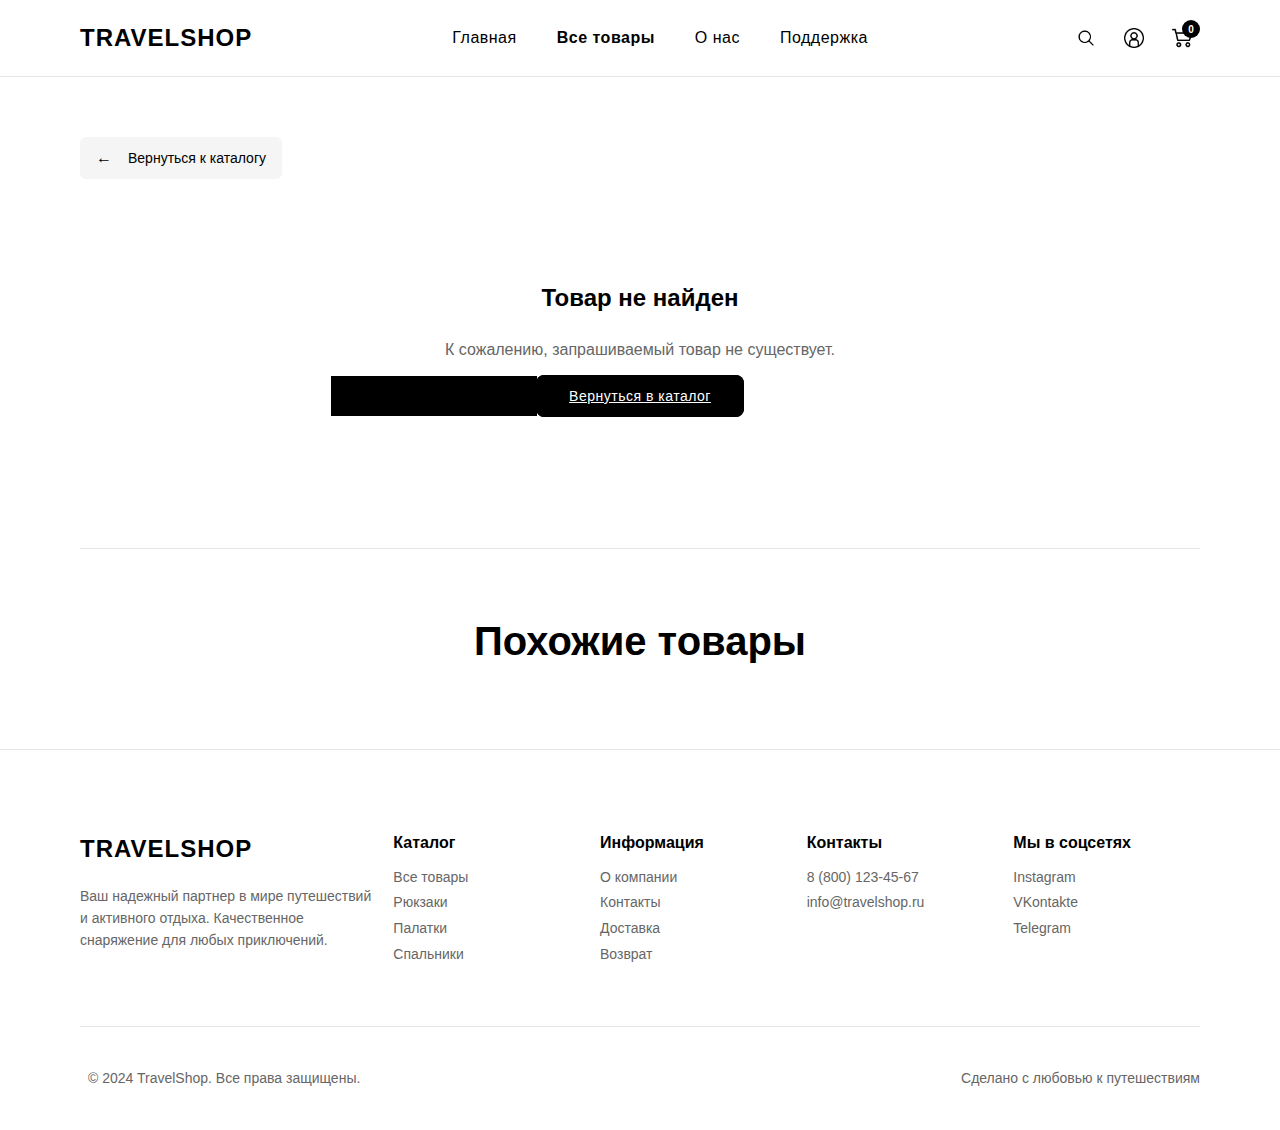
<file: product.html>
<!DOCTYPE html>
<html lang="ru">
<head>
    <meta charset="UTF-8">
    <meta name="viewport" content="width=device-width, initial-scale=1.0">
    <title>Товар - TravelShop</title>
    <link rel="stylesheet" href="styles.css">
    <link rel="stylesheet" href="css/common.css">
    <link rel="stylesheet" href="css/product.css">
</head>
<body>
    <header class="header">
        <div class="container">
            <div class="header-content">
                <div class="logo">
                    <h1>TRAVELSHOP</h1>
                </div>
                <nav class="nav">
                    <ul class="nav-list">
                        <li><a href="index.html">Главная</a></li>
                        <li><a href="catalog.html" class="active">Все товары</a></li>
                        <li><a href="about.html">О нас</a></li>
                        <li><a href="contact.html">Поддержка</a></li>
                    </ul>
                </nav>
                <div class="header-actions">
                    <div class="search-container">
                        <input type="text" class="header-search-input" id="headerSearchInput"
                            placeholder="Поиск товаров...">
                        <button class="icon-btn search-btn" id="searchBtn">
                            <img src="img/иконка поиска.png" alt="Поиск" class="header-icon">
                        </button>
                    </div>
                    <a href="login.html" class="icon-btn login-btn" title="Войти">
                        <img src="img/иконка1.png" alt="Войти" class="header-icon">
                    </a>
                    <button class="icon-btn cart-btn" id="cartBtn">
                        <img src="img/иконка корзины.png" alt="Корзина" class="header-icon">
                        <span class="cart-count">0</span>
                    </button>
                    <button class="menu-toggle" id="menuToggle">
                        <span></span>
                        <span></span>
                        <span></span>
                    </button>
                </div>
            </div>
        </div>
    </header>

    <section class="product-detail-container">
        <div class="container">
            <a href="catalog.html" class="back-link">Вернуться к каталогу</a>

            <div class="product-detail" id="productDetail">
            </div>
            <div class="related-products-section">
                <h2 class="section-title">Похожие товары</h2>
                <div class="products-row" id="relatedProducts">

                </div>
            </div>
        </div>
    </section>

    <footer class="footer">
        <div class="container">
            <div class="footer-content">
                <div class="footer-section">
                    <div class="footer-logo">TRAVELSHOP</div>
                    <p>Ваш надежный партнер в мире путешествий и активного отдыха. Качественное снаряжение для любых
                        приключений.</p>
                </div>
                <div class="footer-section">
                    <h4>Каталог</h4>
                    <ul>
                        <li><a href="catalog.html">Все товары</a></li>
                        <li><a href="catalog.html">Рюкзаки</a></li>
                        <li><a href="catalog.html">Палатки</a></li>
                        <li><a href="catalog.html">Спальники</a></li>
                    </ul>
                </div>
                <div class="footer-section">
                    <h4>Информация</h4>
                    <ul>
                        <li><a href="about.html">О компании</a></li>
                        <li><a href="contact.html">Контакты</a></li>
                        <li><a href="#">Доставка</a></li>
                        <li><a href="#">Возврат</a></li>
                    </ul>
                </div>
                <div class="footer-section">
                    <h4>Контакты</h4>
                    <ul>
                        <li><a href="tel:+78001234567">8 (800) 123-45-67</a></li>
                        <li><a href="mailto:info@travelshop.ru">info@travelshop.ru</a></li>
                    </ul>
                </div>
                <div class="footer-section">
                    <h4>Мы в соцсетях</h4>
                    <ul>
                        <li><a href="#">Instagram</a></li>
                        <li><a href="#">VKontakte</a></li>
                        <li><a href="#">Telegram</a></li>
                    </ul>
                </div>
            </div>
            <div class="footer-bottom">
                <p><span></span> © 2024 TravelShop. Все права защищены.</p>
                <p>Сделано с любовью к путешествиям</p>
            </div>
        </div>
    </footer>

    <div class="cart-modal" id="cartModal">
        <div class="cart-modal-content">
            <div class="cart-modal-header">
                <h2>Корзина</h2>
                <button class="cart-close" id="cartClose">&times;</button>
            </div>
            <div class="cart-items" id="cartItems">
                <p class="cart-empty">Корзина пуста</p>
            </div>
            <div class="cart-total">
                <p>Итого: <span id="cartTotal">0 ₽</span></p>
                <button class="btn btn-black" id="checkoutBtn">Оформить заказ</button>
            </div>
        </div>
    </div>
    <script src="products.js"></script>
    <script src="cart.js"></script>
    <script src="script.js"></script>
    <script src="product.js"></script>
</body>

</html>
</file>
<file: styles.css>
* {
    margin: 0;
    padding: 0;
    box-sizing: border-box;
}

:root {
    --text-dark: #000000;
    --text-light: #666666;
    --bg-white: #ffffff;
    --bg-light: #f5f5f5;
    --border-color: #e5e5e5;
    --shadow: 0 2px 8px rgba(0, 0, 0, 0.08);
    --gradient-primary: linear-gradient(135deg, #667eea 0%, #764ba2 100%);
    --gradient-secondary: linear-gradient(135deg, #f093fb 0%, #f5576c 100%);
    --gradient-accent: linear-gradient(135deg, #4facfe 0%, #00f2fe 100%);
    --gradient-warm: linear-gradient(135deg, #fa709a 0%, #fee140 100%);
    --gradient-cool: linear-gradient(135deg, #a8edea 0%, #fed6e3 100%);
}

body {
    font-family: -apple-system, BlinkMacSystemFont, 'Segoe UI', Roboto, 'Helvetica Neue', Arial, sans-serif;
    line-height: 1.6;
    color: var(--text-dark);
    background-color: var(--bg-white);
    font-size: 16px;
}

.container {
    max-width: 1200px;
    margin: 0 auto;
    padding: 0 40px;
}


.header {
    background-color: var(--bg-white);
    border-bottom: 1px solid var(--border-color);
    position: sticky;
    top: 0;
    z-index: 1000;
}

.header-content {
    display: flex;
    justify-content: space-between;
    align-items: center;
    padding: 20px 0;
    min-height: 60px;
}

.logo {
    display: flex;
    align-items: center;
    height: 100%;
    justify-content: center;
}

.logo h1 {
    color: var(--text-dark);
    font-size: 24px;
    font-weight: 900;
    letter-spacing: 1px;
    margin: 0;
    line-height: 1;
}

.nav {
    display: flex;
    align-items: center;
    justify-content: center;
    height: 100%;
    flex: 1;
}

.nav-list {
    display: flex;
    list-style: none;
    gap: 16px;
    align-items: center;
    margin: 0;
    padding: 0;
    height: 100%;
}

.nav-list a {
    text-decoration: none;
    color: var(--text-dark);
    font-weight: 500;
    font-size: 16px;
    letter-spacing: 0.5px;
    line-height: 1;
    display: flex;
    align-items: center;
    justify-content: center;
    height: 36px;
    padding: 8px 12px;
    border-radius: 18px;
}

.nav-list a:hover {
    background-color: rgba(0, 0, 0, 0.05);
    font-weight: 500;
}

.nav-list a.active {
    font-weight: 600;
}

.dropdown .arrow {
    font-size: 10px;
    margin-left: 4px;
}

.header-actions {
    display: flex;
    align-items: center;
    justify-content: flex-end;
    gap: 12px;
    height: 100%;
}

.search-container {
    position: relative;
    display: flex;
    align-items: center;
    height: 100%;
}

.header-search-input {
    width: 0;
    padding: 0;
    border: none;
    outline: none;
    background: transparent;
    font-size: 14px;
    transition: all 0.3s ease;
    opacity: 0;
    pointer-events: none;
}

.search-container.active .header-search-input {
    width: 200px;
    padding: 8px 12px;
    border: 1px solid var(--border-color);
    border-radius: 20px;
    margin-right: 8px;
    opacity: 1;
    pointer-events: auto;
    background: var(--bg-white);
}

@media (max-width: 768px) {
    .search-container.active .header-search-input {
        width: 150px;
    }
}

.icon-btn {
    background: none;
    border: none;
    font-size: 20px;
    cursor: pointer;
    padding: 8px;
    text-decoration: none;
    color: var(--text-dark);
    display: inline-flex;
    align-items: center;
    justify-content: center;
    width: 36px;
    height: 36px;
    border-radius: 50%;
}

.icon-btn:hover {
    background-color: rgba(0, 0, 0, 0.05);
}

.header-icon {
    width: 20px;
    height: 20px;
    object-fit: contain;
    filter: brightness(0);
    transition: filter 0.3s ease;
}

.icon-btn:hover .header-icon {
    filter: brightness(0.7);
}

.cart-btn {
    position: relative;
}

.cart-btn .header-icon {
    position: relative;
    z-index: 1;
}

.cart-count {
    position: absolute;
    top: -8px;
    right: -8px;
    background-color: #000;
    color: white;
    border-radius: 50%;
    width: 18px;
    height: 18px;
    font-size: 11px;
    font-weight: 600;
    display: flex;
    align-items: center;
    justify-content: center;
    z-index: 2;
}

.login-btn {
    font-size: 18px;
}

.cart-count {
    position: absolute;
    top: 0;
    right: 0;
    background-color: var(--text-dark);
    color: var(--bg-white);
    border-radius: 50%;
    width: 18px;
    height: 18px;
    display: flex;
    align-items: center;
    justify-content: center;
    font-size: 10px;
    font-weight: 600;
}

.menu-toggle {
    display: none;
    flex-direction: column;
    background: none;
    border: none;
    cursor: pointer;
    gap: 5px;
}

.menu-toggle span {
    width: 25px;
    height: 2px;
    background-color: var(--text-dark);
}


.hero {
    position: relative;
    overflow: hidden;
    height: 70vh;
    max-height: 800px;
}

.hero-slider {
    position: relative;
    width: 100%;
    height: 100%;
}

.hero-slide {
    position: absolute;
    top: 0;
    left: 0;
    width: 100%;
    height: 100%;
    opacity: 0;
    visibility: hidden;
    transition: opacity 1s ease-in-out;
}

.hero-slide.active {
    opacity: 1;
    visibility: visible;
    z-index: 1;
}

.hero-slide-bg {
    position: absolute;
    top: 0;
    left: 0;
    width: 100%;
    height: 100%;
    overflow: hidden;
}

.hero-slide-bg img {
    width: 100%;
    height: 100%;
    object-fit: cover;
    object-position: center top;
    filter: brightness(1.1) contrast(1.1) saturate(1.1);
}

.hero-overlay {
    position: absolute;
    top: 0;
    left: 0;
    width: 100%;
    height: 100%;
    background: linear-gradient(to right, rgba(0, 0, 0, 0.65), rgba(0, 0, 0, 0.25));
    z-index: 2;
}

.hero-content {
    position: relative;
    z-index: 3;
    height: 100%;
    display: flex;
    align-items: flex-end;
    padding: 40px 0;
}

.hero-text {
    margin-top: 210px;
    max-width: 650px;
    color: var(--bg-white);
}

.hero-title {
    font-size: 52px;
    font-weight: 700;
    line-height: 1.2;
    margin-bottom: 24px;
    color: var(--bg-white);
    text-shadow: 2px 2px 8px rgba(0, 0, 0, 0.5);
}

.hero-description {
    font-size: 18px;
    color: rgba(255, 255, 255, 0.95);
    margin-bottom: 32px;
    line-height: 1.6;
    text-shadow: 1px 1px 3px rgba(0, 0, 0, 0.5);
}

.slider-btn {
    position: absolute;
    top: 50%;
    transform: translateY(-50%);
    background-color: rgba(255, 255, 255, 0.95);
    border: none;
    width: 55px;
    height: 55px;
    border-radius: 50%;
    cursor: pointer;
    display: flex;
    align-items: center;
    justify-content: center;
    transition: all 0.3s ease;
    z-index: 100;
    box-shadow: 0 4px 15px rgb(255, 255, 255);
}

.slider-btn:hover {
    background-color: var(--bg-white);
    transform: translateY(-50%) scale(1.15);
    box-shadow: 0 6px 20px rgb(255, 255, 255);
}

.slider-btn svg {
    width: 26px;
    height: 26px;
    stroke: var(--text-dark);
}

.slider-prev {
    left: 30px;
}

.slider-next {
    right: 30px;
}

.hero-pagination {
    position: absolute;
    bottom: 40px;
    left: 50%;
    transform: translateX(-50%);
    display: flex;
    justify-content: center;
    gap: 12px;
    z-index: 100;
}

.pagination-dot {
    width: 12px;
    height: 12px;
    border-radius: 50%;
    background-color: rgba(255, 255, 255, 0.6);
    cursor: pointer;
    transition: all 0.3s ease;
    box-shadow: 0 2px 4px rgba(0, 0, 0, 0.2);
}

.pagination-dot:hover {
    background-color: rgba(255, 255, 255, 0.9);
    transform: scale(1.2);
}

.pagination-dot.active {
    background-color: var(--bg-white);
    width: 32px;
    border-radius: 6px;
}

@keyframes grain {
    0%, 100% { transform: translate(0, 0) }
    10% { transform: translate(-5%, -10%) }
    20% { transform: translate(-15%, 5%) }
    30% { transform: translate(7%, -25%) }
    40% { transform: translate(-5%, 25%) }
    50% { transform: translate(-15%, 10%) }
    60% { transform: translate(15%, 0%) }
    70% { transform: translate(0%, 15%) }
    80% { transform: translate(3%, -10%) }
    90% { transform: translate(-10%, 5%) }
}



.btn {
    padding: 12px 32px;
    border: 1px solid var(--bg-white);
    background-color: transparent;
    color: var(--bg-white);
    font-size: 14px;
    font-weight: 400;
    cursor: pointer;
    transition: all 0.4s cubic-bezier(0.175, 0.885, 0.32, 1.275);
    letter-spacing: 0.5px;
    border-radius: 8px;
    position: relative;
    overflow: hidden;
}

.btn::before {
    content: '';
    position: absolute;
    top: 0;
    left: -100%;
    width: 100%;
    height: 100%;
    background: var(--text-dark);
    transition: left 0.4s;
    z-index: -1;
}

.btn:hover::before {
    left: 0;
}

.btn:hover {
    color: var(--bg-white);
    transform: translateY(-2px);
    box-shadow: 0 8px 25px rgb(255, 255, 255);
}

.btn-black {
    background-color: var(--text-dark);
    color: var(--bg-white);
    border: 1px solid var(--text-dark);
}

.btn-black:hover {
    background-color: transparent;
    color: var(--text-dark);
}

.btn-explore {
    padding: 12px 32px;
}


section {
    padding: 0;
}

.shop-categories,
.best-sellers,
.best-around,
.ideas-section,
.search-section,
.newsletter-section {
    padding: 100px 0;
}

.section-title {
    font-size: 40px;
    font-weight: 700;
    text-align: center;
    margin-bottom: 16px;
    color: var(--text-dark);
}

.section-subtitle {
    text-align: center;
    color: var(--text-light);
    font-size: 16px;
    margin-bottom: 60px;
    max-width: 600px;
    margin-left: auto;
    margin-right: auto;
}


.shop-categories {
    background-color: var(--bg-white);
}

.categories-grid {
    display: flex;
    gap: 20px;
    overflow-x: auto;
    padding: 0;
    margin: 0 -40px;
}

.category-card-large {
    background-color: var(--bg-white);
    border-radius: 8px;
    overflow: hidden;
    box-shadow: var(--shadow);
    transition: transform 0.3s, box-shadow 0.3s;
    flex: 0 0 300px;
}

.category-card-large:hover {
    transform: translateY(-4px);
    box-shadow: 0 4px 16px rgba(0, 0, 0, 0.12);
}

.category-image {
    width: 100%;
    padding-top: 85%;
    position: relative;
    overflow: hidden;
    background-color: var(--bg-light);
}

.category-image img {
    position: absolute;
    top: 0;
    left: 0;
    width: 100%;
    height: 100%;
    object-fit: cover;
}

.category-info {
    padding: 24px;
}

.category-info h3 {
    font-size: 24px;
    font-weight: 600;
    margin-bottom: 8px;
    color: var(--text-dark);
}

.category-info p {
    font-size: 16px;
    color: var(--text-light);
}


.best-sellers {
    background-color: var(--bg-white);
}

.products-row {
    display: flex;
    gap: 30px;
    overflow-x: auto;
    padding: 0;
    margin: 0 -40px;
}

.product-card-minimal {
    background-color: var(--bg-white);
    cursor: pointer;
    transition: all 0.4s cubic-bezier(0.175, 0.885, 0.32, 1.275);
    border-radius: 12px;
    overflow: hidden;
    position: relative;
    flex: 0 0 300px;
    text-decoration: none;
    color: inherit;
    display: block;
}

.product-card-minimal::before {
    content: '';
    position: absolute;
    top: 0;
    left: -100%;
    width: 100%;
    height: 100%;
    background: linear-gradient(90deg, transparent, rgba(255,255,255,0.2), transparent);
    transition: left 0.5s;
}

.product-card-minimal:hover::before {
    left: 100%;
}

.product-card-minimal:hover {
    transform: translateY(-8px) scale(1.02);
    box-shadow: 0 15px 35px rgba(0, 0, 0, 0.1);
}

.product-image-minimal {
    width: 100%;
    padding-top: 100%;
    position: relative;
    overflow: hidden;
    background: var(--gradient-primary);
    margin-bottom: 20px;
    border-radius: 12px;
    display: flex;
    align-items: center;
    justify-content: center;
    transition: all 0.3s ease;
}

.product-image-minimal:hover {
    background: var(--gradient-secondary);
    transform: scale(1.05);
}

.product-image-minimal img {
    position: absolute;
    top: 0;
    left: 0;
    width: 100%;
    height: 100%;
    object-fit: cover;
    opacity: 0.9;
}


.product-card-minimal[data-category="backpacks"] .product-image-minimal {
    background: var(--gradient-primary);
}

.product-card-minimal[data-category="tents"] .product-image-minimal {
    background: var(--gradient-secondary);
}

.product-card-minimal[data-category="sleeping"] .product-image-minimal {
    background: var(--gradient-warm);
}

.product-card-minimal[data-category="shoes"] .product-image-minimal {
    background: var(--gradient-cool);
}

.product-card-minimal[data-category="equipment"] .product-image-minimal {
    background: var(--gradient-accent);
}

.product-info-minimal {
    text-align: left;
}

.product-name-minimal {
    font-size: 18px;
    font-weight: 600;
    margin-bottom: 8px;
    color: var(--text-dark);
}

.product-description-minimal {
    font-size: 14px;
    color: var(--text-light);
    margin-bottom: 12px;
    line-height: 1.5;
}

.product-price-minimal {
    font-size: 18px;
    font-weight: 600;
    color: var(--text-dark);
    margin-bottom: 12px;
}

.btn-add-cart {
    width: 100%;
    padding: 10px 20px;
    font-size: 13px;
    background-color: var(--text-dark);
    color: var(--bg-white);
    border: 1px solid var(--text-dark);
}

.btn-add-cart:hover {
    background-color: transparent;
    color: var(--text-dark);
}


.best-around {
    background-color: var(--bg-white);
}

.best-around-grid {
    display: grid;
    grid-template-columns: repeat(3, 1fr);
    gap: 30px;
}

.best-card {
    background-color: var(--bg-white);
    border-radius: 8px;
    overflow: hidden;
    box-shadow: var(--shadow);
}

.best-card-image {
    width: 100%;
    padding-top: 75%;
    position: relative;
    overflow: hidden;
    background-color: var(--bg-light);
}

.best-card-image img {
    position: absolute;
    top: 0;
    left: 0;
    width: 100%;
    height: 100%;
    object-fit: cover;
}

.best-badge {
    position: absolute;
    top: 16px;
    right: 16px;
    background-color: var(--text-dark);
    color: var(--bg-white);
    padding: 6px 12px;
    border-radius: 4px;
    font-size: 12px;
    font-weight: 600;
}

.best-card-info {
    padding: 24px;
}

.best-card-label {
    font-size: 14px;
    color: var(--text-light);
    margin-bottom: 8px;
}

.best-card-info h3 {
    font-size: 20px;
    font-weight: 600;
    margin-bottom: 16px;
    color: var(--text-dark);
}


.ideas-section {
    background-color: var(--bg-white);
}

.ideas-content {
    display: grid;
    grid-template-columns: 1fr 1fr;
    gap: 60px;
    align-items: start;
}

.ideas-image {
    width: 100%;
    border-radius: 8px;
    overflow: hidden;
    background-color: var(--bg-light);
}

.ideas-image img {
    width: 100%;
    height: auto;
    display: block;
}

.ideas-list {
    display: flex;
    flex-direction: column;
    gap: 24px;
}

.idea-item {
    text-decoration: none;
    color: var(--text-dark);
    padding-bottom: 24px;
    border-bottom: 1px solid var(--border-color);
    transition: opacity 0.3s;
}

.idea-item:hover {
    opacity: 0.7;
}

.idea-item h3 {
    font-size: 20px;
    font-weight: 400;
    line-height: 1.4;
}

.idea-see-all {
    text-decoration: none;
    color: var(--text-dark);
    font-size: 16px;
    font-weight: 400;
    margin-top: 8px;
    display: inline-flex;
    align-items: center;
    gap: 8px;
    transition: opacity 0.3s;
}

.idea-see-all:hover {
    opacity: 0.7;
}


.search-section {
    background-color: var(--bg-white);
    padding: 80px 0;
}

.search-box-wrapper {
    max-width: 600px;
    margin: 0 auto 40px;
    position: relative;
}

.search-box {
    display: flex;
    align-items: center;
    border: 1px solid var(--border-color);
    border-radius: 24px;
    padding: 14px 20px;
    background-color: var(--bg-white);
    transition: all 0.3s ease;
    box-shadow: 0 2px 8px rgba(0, 0, 0, 0.05);
}

.search-box:focus-within {
    border-color: var(--text-dark);
    box-shadow: 0 4px 16px rgba(0, 0, 0, 0.1);
}

.search-input {
    flex: 1;
    border: none;
    outline: none;
    font-size: 16px;
    color: var(--text-dark);
    background: transparent;
}

.search-input::placeholder {
    color: var(--text-light);
}

.search-icon-btn {
    background: none;
    border: none;
    font-size: 20px;
    cursor: pointer;
    padding: 0;
    transition: transform 0.2s;
}

.search-icon-btn:hover {
    transform: scale(1.1);
}

.search-suggestions {
    position: absolute;
    top: 100%;
    left: 0;
    right: 0;
    background-color: var(--bg-white);
    border: 1px solid var(--border-color);
    border-radius: 16px;
    margin-top: 8px;
    box-shadow: 0 8px 24px rgba(0, 0, 0, 0.12);
    display: none;
    z-index: 100;
    max-height: 300px;
    overflow-y: auto;
}

.search-suggestions.active {
    display: block;
}

.search-suggestion-item {
    padding: 12px 20px;
    cursor: pointer;
    display: flex;
    align-items: center;
    gap: 12px;
    transition: background-color 0.2s;
    text-decoration: none;
    color: inherit;
}

.search-suggestion-item:first-child {
    border-radius: 16px 16px 0 0;
}

.search-suggestion-item:last-child {
    border-radius: 0 0 16px 16px;
}

.search-suggestion-item:only-child {
    border-radius: 16px;
}

.search-suggestion-item:hover {
    background-color: var(--bg-light);
}

.search-suggestion-item img {
    width: 40px;
    height: 40px;
    object-fit: cover;
    border-radius: 8px;
}

.search-suggestion-info {
    flex: 1;
}

.search-suggestion-name {
    font-weight: 500;
    color: var(--text-dark);
    margin-bottom: 2px;
}

.search-suggestion-price {
    font-size: 14px;
    color: var(--text-light);
}

.search-no-results {
    padding: 20px;
    text-align: center;
    color: var(--text-light);
}

.search-tags {
    display: flex;
    justify-content: center;
    flex-wrap: wrap;
    gap: 12px;
}

.tag {
    padding: 10px 20px;
    border: 1px solid var(--border-color);
    background-color: var(--bg-white);
    color: var(--text-dark);
    border-radius: 20px;
    font-size: 14px;
    cursor: pointer;
    transition: all 0.3s;
}

.tag:hover {
    background-color: var(--text-dark);
    color: var(--bg-white);
    border-color: var(--text-dark);
}


.newsletter-section {
    background-color: var(--bg-light);
    padding: 100px 0;
}

.newsletter-content {
    display: grid;
    grid-template-columns: 1fr 1fr;
    gap: 20px;
    align-items: center;
}

.newsletter-text {
    max-width: 500px;
}

.newsletter-title {
    font-size: 40px;
    font-weight: 00;
    margin-bottom: 16px;
    color: var(--text-dark);
}

.newsletter-description {
    font-size: 16px;
    color: var(--text-light);
    margin-bottom: 32px;
    line-height: 1.6;
}

.newsletter-form {
    display: flex;
    gap: 12px;
}

.newsletter-input {
    flex: 1;
    padding: 12px 16px;
    border: 1px solid var(--border-color);
    border-radius: 4px;
    font-size: 16px;
    outline: none;
    background-color: var(--bg-white);
}

.newsletter-input::placeholder {
    color: var(--text-light);
}

.newsletter-image {
    width: 100%;
    border-radius: 8px;
    overflow: hidden;
    background-color: var(--bg-white);
}

.newsletter-image img {
    width: 100%;
    height: 100%;
    object-fit: cover;
    display: block;
}


.footer {
    background-color: var(--bg-white);
    padding: 80px 0 40px;
    border-top: 1px solid var(--border-color);
}

.footer-content {
    display: grid;
    grid-template-columns: 2fr 1fr 1fr 1fr 1fr;
    gap: 60px;
    margin-bottom: 60px;
}

.footer-logo {
    font-size: 24px;
    font-weight: 700;
    letter-spacing: 1px;
    margin-bottom: 16px;
    color: var(--text-dark);
}

.footer-section h4 {
    font-size: 16px;
    font-weight: 600;
    margin-bottom: 8px;
    margin-left: -40px;
    color: var(--text-dark);
}

.footer-section p {
    font-size: 14px;
    color: var(--text-light);
    line-height: 1.6;
}

.footer-section ul {
    list-style: none;
}

.footer-section ul li {
    margin-bottom: 0;
    margin-left: -40px;
}

.footer-section a {
    color: var(--text-light);
    text-decoration: none;
    font-size: 14px;
    transition: color 0.3s;
}

.footer-section a:hover {
    color: var(--text-dark);
}

.footer-bottom {
    display: flex;
    justify-content: space-between;
    padding-top: 40px;
    border-top: 1px solid var(--border-color);
}

.footer-bottom p {
    font-size: 14px;
    color: var(--text-light);
    display: flex;
    align-items: center;
    gap: 8px;
}

.footer-bottom span {
    font-size: 16px;
}


.cart-modal {
    display: none;
    position: fixed;
    top: 0;
    left: 0;
    width: 100%;
    height: 100%;
    background-color: rgba(0, 0, 0, 0.5);
    z-index: 2000;
    align-items: center;
    justify-content: center;
}

.cart-modal.active {
    display: flex;
}

.cart-modal-content {
    background-color: var(--bg-white);
    border-radius: 8px;
    width: 90%;
    max-width: 500px;
    max-height: 80vh;
    display: flex;
    flex-direction: column;
}

.cart-modal-header {
    display: flex;
    justify-content: space-between;
    align-items: center;
    padding: 24px;
    border-bottom: 1px solid var(--border-color);
}

.cart-modal-header h2 {
    font-size: 24px;
    font-weight: 600;
    color: var(--text-dark);
}

.cart-close {
    background: none;
    border: none;
    font-size: 32px;
    cursor: pointer;
    color: var(--text-light);
    line-height: 1;
    padding: 0;
    width: 32px;
    height: 32px;
    display: flex;
    align-items: center;
    justify-content: center;
}

.cart-items {
    padding: 24px;
    overflow-y: auto;
    flex: 1;
}

.cart-empty {
    text-align: center;
    color: var(--text-light);
    padding: 40px;
    font-size: 16px;
}

.cart-total {
    padding: 24px;
    border-top: 1px solid var(--border-color);
    display: flex;
    justify-content: space-between;
    align-items: center;
    gap: 16px;
}

.cart-total p {
    font-size: 18px;
    font-weight: 600;
    color: var(--text-dark);
}

.cart-total .btn {
    flex-shrink: 0;
}


@media (max-width: 1024px) {
    .container {
        padding: 0 30px;
    }

    .hero {
        height: 60vh;
        min-height: 450px;
    }

    .hero-title {
        font-size: 40px;
    }

    .hero-description {
        font-size: 16px;
    }

    .slider-btn {
        width: 50px;
        height: 50px;
    }

    .slider-prev {
        left: 20px;
    }

    .slider-next {
        right: 20px;
    }

    .hero-content {
        display: flex;
        flex-direction: column;
        gap: 40px;
        align-items: center;
    }

    .categories-grid {
        grid-template-columns: 1fr;
    }

    .products-row {
        grid-template-columns: repeat(2, 1fr);
    }

    .best-around-grid {
        grid-template-columns: 1fr;
    }

    .ideas-content {
        grid-template-columns: 1fr;
    }

    .newsletter-content {
        grid-template-columns: 1fr;
    }

    .footer-content {
        grid-template-columns: repeat(2, 1fr);
    }
}

@media (max-width: 768px) {
    .container {
        padding: 0 20px;
    }

    .nav {
        display: none;
        position: absolute;
        top: 100%;
        left: 0;
        right: 0;
        background-color: var(--bg-white);
        border-top: 1px solid var(--border-color);
        box-shadow: var(--shadow);
    }

    .nav.active {
        display: block;
    }

    .nav-list {
        flex-direction: column;
        padding: 20px;
        gap: 0;
        align-items: flex-start;
    }

    .nav-list li {
        width: 100%;
        padding: 12px 0;
        border-bottom: 1px solid var(--border-color);
    }

    .menu-toggle {
        display: flex;
    }

    section {
        padding: 60px 0;
    }

    .hero {
        height: 55vh;
        min-height: 400px;
    }

    .hero-title {
        font-size: 32px;
    }

    .hero-description {
        font-size: 15px;
    }

    .hero-text {
        max-width: 500px;
    }

    .slider-btn {
        width: 45px;
        height: 45px;
    }

    .slider-prev {
        left: 15px;
    }

    .slider-next {
        right: 15px;
    }

    .slider-btn svg {
        width: 22px;
        height: 22px;
    }

    .hero-pagination {
        bottom: 30px;
    }

    .section-title {
        font-size: 28px;
    }

    .products-row {
        grid-template-columns: 1fr;
    }

    .footer-content {
        grid-template-columns: 1fr;
        gap: 40px;
    }

    .footer-bottom {
        flex-direction: column;
        gap: 16px;
        align-items: flex-start;
    }

    .newsletter-form {
        flex-direction: column;
    }

    .newsletter-form .btn {
        width: 100%;
    }

    .cart-total {
        flex-direction: column;
        align-items: stretch;
    }

    .cart-total .btn {
        width: 100%;
    }

    
    .product-card-minimal {
        margin-bottom: 20px;
    }

    .product-image-minimal {
        border-radius: 8px;
    }

    .btn {
        font-size: 14px;
        padding: 10px 24px;
    }

    .categories-grid {
        gap: 20px;
    }

    .category-card-large {
        padding: 16px;
    }

    .category-info h3 {
        font-size: 20px;
    }

    
    .slider-btn {
        width: 40px;
        height: 40px;
        font-size: 18px;
    }

    .slider-prev {
        left: 10px;
    }

    .slider-next {
        right: 10px;
    }
}

@media (max-width: 480px) {
    .hero {
        height: 50vh;
        min-height: 380px;
    }

    .hero-title {
        font-size: 26px;
        margin-bottom: 16px;
    }

    .hero-description {
        font-size: 14px;
        margin-bottom: 20px;
    }

    .hero-text {
        max-width: 100%;
    }

    .section-title {
        font-size: 24px;
    }

    .slider-btn {
        width: 40px;
        height: 40px;
    }

    .slider-btn svg {
        width: 18px;
        height: 18px;
    }

    .slider-prev {
        left: 10px;
    }

    .slider-next {
        right: 10px;
    }

    .hero-pagination {
        bottom: 25px;
    }

    .pagination-dot {
        width: 10px;
        height: 10px;
    }

    .pagination-dot.active {
        width: 24px;
    }
}
</file>
<file: css/common.css>
.form-group {
    display: flex;
    flex-direction: column;
    gap: 8px;
}

.form-group label {
    font-size: 14px;
    font-weight: 600;
    color: var(--text-dark);
}

.form-group input,
.form-group textarea,
.form-group select {
    padding: 12px 16px;
    border: 1px solid var(--border-color);
    border-radius: 4px;
    font-size: 16px;
    font-family: inherit;
    outline: none;
    transition: border-color 0.3s;
}

.form-group input:focus,
.form-group textarea:focus,
.form-group select:focus {
    border-color: var(--text-dark);
}

.form-group textarea {
    min-height: 150px;
    resize: vertical;
}

.btn {
    padding: 12px 32px;
    border: 1px solid var(--bg-white);
    background-color: transparent;
    color: var(--bg-white);
    font-size: 14px;
    font-weight: 400;
    cursor: pointer;
    transition: all 0.4s cubic-bezier(0.175, 0.885, 0.32, 1.275);
    letter-spacing: 0.5px;
    border-radius: 8px;
    position: relative;
    overflow: hidden;
}

.btn::before {
    content: '';
    position: absolute;
    top: 0;
    left: -100%;
    width: 100%;
    height: 100%;
    background: var(--text-dark);
    transition: left 0.4s;
    z-index: -1;
}

.btn:hover::before {
    left: 0;
}

.btn:hover {
    color: var(--bg-white);
    transform: translateY(-2px);
    box-shadow: 0 8px 25px rgb(255 255 255);
}

.btn-black {
    background-color: var(--text-dark);
    color: var(--bg-white);
    border: 1px solid var(--text-dark);
}

.btn-black:hover {
    background-color: transparent;
    color: var(--text-dark);
}

.hero-title {
    font-size: 52px;
    font-weight: 700;
    line-height: 1.2;
    margin-bottom: 24px;
    color: var(--bg-white);
    text-shadow: 2px 2px 8px rgba(0, 0, 0, 0.5);
}

.hero-description {
    font-size: 18px;
    color: rgba(255, 255, 255, 0.95);
    margin-bottom: 32px;
    line-height: 1.6;
    text-shadow: 1px 1px 3px rgba(0, 0, 0, 0.5);
}

.section-title {
    font-size: 40px;
    font-weight: 700;
    text-align: center;
    margin-bottom: 16px;
    color: var(--text-dark);
}

.section-subtitle {
    text-align: center;
    color: var(--text-light);
    font-size: 16px;
    margin-bottom: 60px;
    max-width: 600px;
    margin-left: auto;
    margin-right: auto;
}


@media (max-width: 1024px) {
    .container {
        padding: 0 30px;
    }
}

@media (max-width: 768px) {
    .container {
        padding: 0 20px;
    }

    .section-title {
        font-size: 28px;
    }

    .hero-title {
        font-size: 32px;
    }

    .hero-description {
        font-size: 15px;
    }

    .btn {
        font-size: 14px;
        padding: 10px 24px;
    }
}

@media (max-width: 480px) {
    .hero-title {
        font-size: 26px;
        margin-bottom: 16px;
    }

    .hero-description {
        font-size: 14px;
        margin-bottom: 20px;
    }
}
</file>
<file: css/about.css>
.photo-gallery {
    padding: 80px 0;
    background-color: var(--bg-white);
}

.gallery-container {
    margin-top: 40px;
    overflow: hidden;
}

.gallery-scroll {
    display: flex;
    gap: 20px;
    overflow-x: auto;
    scroll-behavior: smooth;
    padding: 10px 0;
    scrollbar-width: none;
    -ms-overflow-style: none;
}

.gallery-scroll::-webkit-scrollbar {
    display: none;
}

.gallery-item {
    flex: 0 0 280px;
    border-radius: 12px;
    overflow: hidden;
    box-shadow: 0 4px 15px rgba(0, 0, 0, 0.1);
    transition: transform 0.3s ease;
    cursor: pointer;
}

.gallery-item:hover {
    transform: translateY(-5px);
}

.gallery-item img {
    width: 100%;
    height: 200px;
    object-fit: cover;
    display: block;
}

.about-hero {
    background-image: url('../img/баннер-3.png');
    background-size: cover;
    background-position: center;
    background-repeat: no-repeat;
    padding: 80px 0;
    text-align: center;
    position: relative;
}

.about-hero::before {
    content: '';
    position: absolute;
    top: 0;
    left: 0;
    right: 0;
    bottom: 0;
    background: rgba(0, 0, 0, 0.4);
    z-index: 1;
}

.about-hero .container {
    position: relative;
    z-index: 2;
}

.about-hero h1,
.about-hero p {
    color: #fff;
    text-shadow: 2px 2px 4px rgba(0, 0, 0, 0.5);
}

.about-hero h1 {
    font-size: 48px;
    font-weight: 700;
    margin-bottom: 24px;
}

.about-hero p {
    font-size: 18px;
    color: var(--text-light);
    max-width: 700px;
    margin: 0 auto;
    line-height: 1.6;
}

.about-content {
    padding: 80px 0;
}

.about-section {
    display: grid;
    grid-template-columns: 1fr 1fr;
    gap: 60px;
    align-items: center;
    margin-bottom: 80px;
}

.about-section:nth-child(even) {
    direction: rtl;
}

.about-section:nth-child(even) > * {
    direction: ltr;
}

.about-text h2 {
    font-size: 32px;
    font-weight: 700;
    margin-bottom: 24px;
    color: var(--text-dark);
}

.about-text p {
    font-size: 16px;
    line-height: 1.6;
    color: var(--text-light);
    margin-bottom: 16px;
}

.about-image {
    width: 100%;
    height: 400px;
    border-radius: 8px;
    overflow: hidden;
    background-color: var(--bg-light);
}

.about-image img {
    width: 100%;
    height: 100%;
    object-fit: cover;
    object-position: top;
    display: block;
}

.values-grid {
    display: grid;
    grid-template-columns: repeat(3, 1fr);
    gap: 40px;
    padding: 80px 0;
}

.value-card {
    text-align: center;
    padding: 40px 20px;
}

.value-icon {
    font-size: 48px;
    margin-bottom: 20px;
}

.value-card h3 {
    font-size: 20px;
    font-weight: 600;
    margin-bottom: 16px;
    color: var(--text-dark);
}

.value-card p {
    font-size: 14px;
    line-height: 1.6;
    color: var(--text-light);
}

.stats-section {
    background-image: url('../img/Баннер-8.jpg');
    background-size: cover;
    background-position: center;
    background-repeat: no-repeat;
    padding: 40px 0;
    position: relative;
}

.stats-section::before {
    content: '';
    position: absolute;
    top: 0;
    left: 0;
    right: 0;
    bottom: 0;
    background: rgba(0, 0, 0, 0.6);
    z-index: 1;
}

.stats-section .container {
    position: relative;
    z-index: 2;
}

.stats-section .section-title,
.stats-section .stat-item h3,
.stats-section .stat-item p {
    color: #fff;
    text-shadow: 2px 2px 4px rgba(0, 0, 0, 0.5);
}

.stats-grid {
    display: grid;
    grid-template-columns: repeat(4, 1fr);
    gap: 40px;
    text-align: center;
}

.stat-item h3 {
    font-size: 48px;
    font-weight: 700;
    margin-bottom: 8px;
    color: var(--text-dark);
}

.stat-item p {
    font-size: 14px;
    color: var(--text-light);
}


@media (max-width: 1024px) {
    .about-section {
        grid-template-columns: 1fr;
    }

    .about-section:nth-child(even) {
        direction: ltr;
    }

    .values-grid {
        grid-template-columns: 1fr;
    }

    .stats-grid {
        grid-template-columns: repeat(2, 1fr);
    }
}

@media (max-width: 768px) {
    .photo-gallery {
        padding: 60px 0;
    }

    .gallery-item {
        flex: 0 0 240px;
    }

    .gallery-item img {
        height: 180px;
    }

    .about-hero h1 {
        font-size: 32px;
    }

    .about-text h2 {
        font-size: 24px;
    }

    .about-image {
        height: 300px;
    }

    .stats-grid {
        grid-template-columns: 1fr;
    }
}

@media (max-width: 480px) {
    .gallery-item {
        flex: 0 0 200px;
    }

    .gallery-item img {
        height: 150px;
    }

    .about-image {
        height: 250px;
    }
}
</file>
<file: css/catalog.css>
.catalog-banner {
    background-image: url('../img/баннер.png');
    background-size: cover;
    background-position: center;
    background-repeat: no-repeat;
    padding: 60px 0;
    text-align: center;
    position: relative;
    overflow: hidden;
}

.catalog-banner::before {
    content: '';
    position: absolute;
    top: 0;
    left: 0;
    right: 0;
    bottom: 0;
    background: linear-gradient(135deg, rgba(0, 0, 0, 0.4) 0%, rgba(0, 0, 0, 0.2) 100%);
    z-index: 1;
}

.catalog-banner-content {
    position: relative;
    z-index: 2;
}

.catalog-banner h1 {
    font-size: 48px;
    font-weight: 700;
    color: #fff;
    margin-bottom: 16px;
    text-shadow: 2px 2px 4px rgba(0, 0, 0, 0.3);
}

.catalog-banner p {
    font-size: 18px;
    color: rgba(255, 255, 255, 0.8);
    max-width: 600px;
    margin: 0 auto;
}

.breadcrumb {
    display: flex;
    justify-content: center;
    gap: 8px;
    margin-top: 24px;
    font-size: 14px;
}

.breadcrumb a {
    color: rgba(255, 255, 255, 0.6);
    text-decoration: none;
    transition: color 0.3s;
}

.breadcrumb a:hover {
    color: #fff;
}

.breadcrumb span {
    color: rgba(255, 255, 255, 0.4);
}

.breadcrumb-current {
    color: #fff;
}

.catalog-section {
    padding: 60px 0 100px;
    background-color: var(--bg-light);
}

.catalog-container {
    display: grid;
    grid-template-columns: 280px 1fr;
    gap: 40px;
}

.filters-sidebar {
    position: sticky;
    top: 100px;
    height: fit-content;
    background: #fff;
    border-radius: 16px;
    padding: 24px;
    box-shadow: 0 2px 10px rgba(0, 0, 0, 0.04);
    border: 1px solid #e9ecef;
}

.filters-header {
    display: flex;
    justify-content: space-between;
    align-items: center;
    margin-bottom: 28px;
    padding-bottom: 20px;
    border-bottom: 2px solid #e9ecef;
}

.filters-header h2 {
    font-size: 22px;
    font-weight: 700;
    color: var(--text-dark);
    display: flex;
    align-items: center;
    gap: 10px;
}

.filters-header h2::before {
    content: '⚙';
    font-size: 20px;
    color: #6c757d;
    font-weight: 700;
}

.filter-group {
    margin-bottom: 28px;
}

.filter-group h3 {
    font-size: 15px;
    font-weight: 600;
    margin-bottom: 16px;
    color: var(--text-dark);
    display: flex;
    align-items: center;
    gap: 8px;
}

.filter-group h3::before {
    content: '';
    width: 4px;
    height: 16px;
    background: #6c757d;
    border-radius: 2px;
}

.filter-option {
    display: flex;
    align-items: center;
    margin-bottom: 12px;
    cursor: pointer;
    padding: 10px 12px;
    border-radius: 10px;
    transition: all 0.3s ease;
}

.filter-option:hover {
    background-color: rgba(108, 117, 125, 0.05);
}

.filter-option input[type="checkbox"] {
    width: 18px;
    height: 18px;
    margin-right: 12px;
    cursor: pointer;
    accent-color: #6c757d;
}

.filter-option label {
    cursor: pointer;
    font-size: 14px;
    color: var(--text-light);
    flex: 1;
    transition: color 0.3s;
}

.filter-option:hover label {
    color: var(--text-dark);
}

.filter-option-count {
    font-size: 12px;
    color: #6c757d;
    background: #e9ecef;
    padding: 2px 8px;
    border-radius: 10px;
}

.price-inputs {
    display: flex;
    gap: 12px;
    margin-top: 12px;
}

.price-input-wrapper {
    flex: 1;
    position: relative;
}

.price-input-wrapper label {
    position: absolute;
    top: -8px;
    left: 10px;
    background: #f8f9fa;
    padding: 0 4px;
    font-size: 11px;
    color: #6c757d;
}

.price-inputs input {
    width: 100%;
    padding: 12px 14px;
    border: 2px solid #e9ecef;
    border-radius: 10px;
    font-size: 14px;
    transition: all 0.3s;
    background: #fff;
}

.price-inputs input:focus {
    outline: none;
    border-color: #6c757d;
    box-shadow: 0 0 0 3px rgba(108, 117, 125, 0.1);
}

.filter-buttons {
    display: flex;
    gap: 12px;
    margin-top: 24px;
    padding-top: 24px;
    border-top: 2px solid #e9ecef;
}

.filter-buttons button {
    flex: 1;
    padding: 12px 16px;
    font-size: 14px;
    font-weight: 600;
    border-radius: 10px;
    transition: all 0.3s ease;
}

.filter-btn-apply {
    background: #6c757d;
    color: #fff;
    border: none;
}

.filter-btn-apply:hover {
    background: #5a6268;
    transform: translateY(-2px);
    box-shadow: 0 6px 20px rgba(108, 117, 125, 0.3);
}

.filter-btn-reset {
    background: #f8f9fa;
    color: #6c757d;
    border: 2px solid #e9ecef;
}

.filter-btn-reset:hover {
    background: #e9ecef;
    border-color: #6c757d;
    color: #495057;
}

.catalog-content {
    min-width: 0;
    background: #fff;
    border-radius: 16px;
    padding: 24px;
    box-shadow: 0 2px 10px rgba(0, 0, 0, 0.04);
    border: 1px solid #e9ecef;
}

.catalog-header {
    display: flex;
    justify-content: space-between;
    align-items: center;
    margin-bottom: 32px;
    background: #f8f9fa;
    padding: 20px 24px;
    border-radius: 12px;
    box-shadow: 0 2px 10px rgba(0, 0, 0, 0.04);
    border: 1px solid #e9ecef;
}

.catalog-header-left {
    display: flex;
    align-items: center;
    gap: 16px;
}

.catalog-title {
    font-size: 24px;
    font-weight: 700;
    color: var(--text-dark);
}

.products-count {
    font-size: 14px;
    color: #6c757d;
    background: #e9ecef;
    padding: 6px 14px;
    border-radius: 20px;
}

.catalog-header-right {
    display: flex;
    align-items: center;
    gap: 16px;
}

.view-toggle {
    display: flex;
    gap: 8px;
}

.view-btn {
    width: 40px;
    height: 40px;
    border: 2px solid #e9ecef;
    background: #fff;
    border-radius: 8px;
    cursor: pointer;
    display: flex;
    align-items: center;
    justify-content: center;
    transition: all 0.3s;
    font-size: 16px;
    color: #6c757d;
}

.view-btn:hover,
.view-btn.active {
    border-color: #6c757d;
    background: #6c757d;
    color: #fff;
}

.sort-wrapper {
    position: relative;
}

.sort-select {
    padding: 12px 40px 12px 16px;
    border: 2px solid #e9ecef;
    border-radius: 10px;
    font-size: 14px;
    cursor: pointer;
    background-color: #fff;
    appearance: none;
    min-width: 200px;
    transition: all 0.3s;
}

.sort-select:focus {
    outline: none;
    border-color: #6c757d;
}

.sort-wrapper::after {
    content: '▼';
    position: absolute;
    right: 14px;
    top: 50%;
    transform: translateY(-50%);
    font-size: 10px;
    color: var(--text-light);
    pointer-events: none;
}

.products-grid {
    display: grid;
    grid-template-columns: repeat(auto-fill, minmax(280px, 1fr));
    gap: 24px;
    align-items: start;
}

.products-grid.list-view {
    grid-template-columns: 1fr;
    gap: 16px;
}

.products-grid.list-view .product-card-catalog {
    display: grid;
    grid-template-columns: 240px 1fr;
    gap: 20px;
    height: auto;
    max-height: none;
}

.products-grid.list-view .product-image-catalog {
    height: 180px;
    align-self: stretch;
    overflow: hidden;
}

.products-grid.list-view .product-image-catalog img {
    width: 100%;
    height: 100%;
    object-fit: cover;
    object-position: center;
}

.products-grid.list-view .product-info-catalog {
    padding: 0;
    display: flex;
    flex-direction: column;
    justify-content: center;
}

.products-grid.list-view .product-footer-catalog {
    padding: 12px 20px;
    border-top: 1px solid #f8f9fa;
    margin-top: 0;
}

.product-card-catalog {
    background: #fff;
    border-radius: 16px;
    overflow: hidden;
    box-shadow: 0 4px 20px rgba(0, 0, 0, 0.08);
    transition: all 0.3s ease;
    cursor: pointer;
    position: relative;
    display: flex;
    flex-direction: column;
    height: 100%;
    border: 1px solid #e9ecef;
}

.product-card-catalog:hover {
    transform: translateY(-4px);
    box-shadow: 0 12px 32px rgba(0, 0, 0, 0.15);
    border-color: #6c757d;
}

.product-image-catalog {
    width: 100%;
    height: 260px;
    position: relative;
    overflow: hidden;
    background: linear-gradient(135deg, #f8f9fa 0%, #e9ecef 100%);
    display: flex;
    align-items: center;
    justify-content: center;
}

.product-image-catalog img {
    width: 100%;
    height: 100%;
    object-fit: cover;
    transition: transform 0.4s ease;
}

.product-card-catalog:hover .product-image-catalog img {
    transform: scale(1.05);
}

.product-badge {
    position: absolute;
    top: 12px;
    left: 12px;
    background: #dc3545;
    color: #fff;
    padding: 4px 10px;
    border-radius: 12px;
    font-size: 11px;
    font-weight: 600;
    text-transform: uppercase;
    letter-spacing: 0.5px;
    z-index: 2;
}

.product-wishlist {
    position: absolute;
    top: 12px;
    right: 12px;
    width: 32px;
    height: 32px;
    background: rgba(255, 255, 255, 0.95);
    border: 1px solid #e9ecef;
    border-radius: 50%;
    cursor: pointer;
    display: flex;
    align-items: center;
    justify-content: center;
    font-size: 14px;
    color: #6c757d;
    z-index: 2;
    transition: all 0.3s ease;
    opacity: 0;
    transform: translateY(-5px);
}

.product-card-catalog:hover .product-wishlist {
    opacity: 1;
    transform: translateY(0);
}

.product-wishlist:hover {
    background: #dc3545;
    color: #fff;
    border-color: #dc3545;
}

.product-info-catalog {
    padding: 20px;
    flex: 1;
    display: flex;
    flex-direction: column;
    gap: 8px;
}

.product-category-tag {
    font-size: 11px;
    color: #6c757d;
    font-weight: 600;
    text-transform: uppercase;
    letter-spacing: 1px;
    margin-bottom: 4px;
}

.product-name-catalog {
    font-size: 16px;
    font-weight: 600;
    color: #212529;
    line-height: 1.4;
    margin-bottom: 8px;
    display: -webkit-box;
    -webkit-line-clamp: 2;
    -webkit-box-orient: vertical;
    overflow: hidden;
    min-height: 40px;
}

.product-description-catalog {
    font-size: 13px;
    color: #6c757d;
    line-height: 1.5;
    margin-bottom: auto;
    display: -webkit-box;
    -webkit-line-clamp: 3;
    -webkit-box-orient: vertical;
    overflow: hidden;
    flex: 1;
}

.product-footer-catalog {
    display: flex;
    justify-content: space-between;
    align-items: center;
    padding: 16px 20px 20px;
    border-top: 1px solid #f8f9fa;
    margin-top: auto;
}

.product-price-catalog {
    font-size: 18px;
    font-weight: 700;
    color: #212529;
}

.product-price-catalog small {
    font-size: 13px;
    font-weight: 400;
    color: #6c757d;
}

.btn-add-catalog {
    padding: 8px 16px;
    background: #6c757d;
    color: #fff;
    border: 1px solid #6c757d;
    border-radius: 8px;
    font-size: 12px;
    font-weight: 600;
    cursor: pointer;
    transition: all 0.3s ease;
    white-space: nowrap;
}

.btn-add-catalog:hover {
    background: #495057;
    border-color: #495057;
    transform: translateY(-1px);
    box-shadow: 0 4px 12px rgba(108, 117, 125, 0.3);
}

.no-products {
    text-align: center;
    padding: 80px 20px;
    color: var(--text-light);
    font-size: 18px;
    grid-column: 1 / -1;
    background: var(--bg-white);
    border-radius: 16px;
}

.no-products-icon {
    font-size: 64px;
    margin-bottom: 20px;
    opacity: 0.3;
}

.mobile-filters-toggle {
    display: none;
    width: 100%;
    padding: 14px 20px;
    background: #f8f9fa;
    border: 2px solid #e9ecef;
    border-radius: 12px;
    font-size: 15px;
    font-weight: 600;
    cursor: pointer;
    margin-bottom: 20px;
    align-items: center;
    justify-content: center;
    gap: 10px;
    color: #6c757d;
}

.mobile-filters-toggle:hover {
    background: #e9ecef;
    border-color: #6c757d;
}


@media (max-width: 1200px) {
    .products-grid {
        grid-template-columns: repeat(2, 1fr);
    }
}

@media (max-width: 1024px) {
    .catalog-container {
        grid-template-columns: 1fr;
    }

    .filters-sidebar {
        position: static;
        display: none;
    }

    .filters-sidebar.active {
        display: block;
    }

    .mobile-filters-toggle {
        display: flex;
    }

    .products-grid {
        grid-template-columns: repeat(2, 1fr);
    }

    .catalog-banner h1 {
        font-size: 36px;
    }
}

@media (max-width: 768px) {
    .catalog-banner {
        padding: 60px 0;
    }

    .catalog-banner h1 {
        font-size: 28px;
    }

    .catalog-banner p {
        font-size: 15px;
    }

    .products-grid {
        grid-template-columns: 1fr;
        gap: 20px;
    }

    .catalog-header {
        flex-direction: column;
        gap: 16px;
        align-items: stretch;
    }

    .catalog-header-left,
    .catalog-header-right {
        justify-content: space-between;
    }

    .catalog-section {
        padding: 40px 0 60px;
    }
}
</file>
<file: css/checkout.css>
.checkout-banner {
    background-image: url('../img/баннер.png');
    background-size: cover;
    background-position: center;
    background-repeat: no-repeat;
    padding: 60px 0;
    text-align: center;
    position: relative;
    overflow: hidden;
}

.checkout-banner::before {
    content: '';
    position: absolute;
    top: 0;
    left: 0;
    right: 0;
    bottom: 0;
    background: linear-gradient(135deg, rgba(0, 0, 0, 0.4) 0%, rgba(0, 0, 0, 0.2) 100%);
    z-index: 1;
}

.checkout-banner-content {
    position: relative;
    z-index: 2;
}

.checkout-banner h1 {
    font-size: 48px;
    font-weight: 700;
    color: #fff;
    margin-bottom: 16px;
    text-shadow: 2px 2px 4px rgba(0, 0, 0, 0.3);
}

.checkout-banner p {
    font-size: 18px;
    color: rgba(255, 255, 255, 0.8);
    max-width: 600px;
    margin: 0 auto;
}

.checkout-container {
    padding: 60px 0;
    background-color: var(--bg-light);
    min-height: 70vh
}

.checkout-grid {
    display: grid;
    grid-template-columns: 1fr 400px;
    gap: 40px
}

.checkout-section {
    background: #fff;
    border-radius: 16px;
    padding: 24px;
    margin-bottom: 24px;
    box-shadow: 0 2px 10px rgba(0, 0, 0, 0.04);
    border: 1px solid #e9ecef
}

.checkout-section h3 {
    font-size: 20px;
    font-weight: 600;
    margin-bottom: 24px;
    color: var(--text-dark)
}

.form-row {
    display: grid;
    grid-template-columns: 1fr 1fr;
    gap: 16px;
    margin-bottom: 16px
}

.form-group-checkout {
    display: flex;
    flex-direction: column;
    gap: 8px;
    margin-bottom: 16px
}

.form-group-checkout input,
.form-group-checkout select,
.form-group-checkout textarea {
    padding: 12px 14px;
    border: 2px solid #e9ecef;
    border-radius: 10px;
    font-size: 14px;
    transition: all 0.3s;
    background: #fff
}

.form-group-checkout input:focus,
.form-group-checkout select:focus,
.form-group-checkout textarea:focus {
    outline: none;
    border-color: #6c757d;
    box-shadow: 0 0 0 3px rgba(108, 117, 125, 0.1)
}

.payment-methods {
    display: flex;
    flex-direction: column;
    gap: 12px
}

.payment-option {
    display: flex;
    align-items: center;
    padding: 16px;
    border: 2px solid #e9ecef;
    border-radius: 10px;
    cursor: pointer;
    transition: all 0.3s;
    background: #fff
}

.payment-option:hover {
    background-color: rgba(108, 117, 125, 0.05);
    border-color: #6c757d
}

.payment-option input[type="radio"] {
    margin-right: 12px;
    cursor: pointer;
    accent-color: #6c757d
}

.payment-option.selected {
    border-color: #6c757d;
    background-color: rgba(108, 117, 125, 0.05)
}

.order-summary {
    position: sticky;
    top: 100px
}

.order-summary-content {
    background: #fff;
    border-radius: 16px;
    padding: 24px;
    box-shadow: 0 2px 10px rgba(0, 0, 0, 0.04);
    border: 1px solid #e9ecef
}

.order-summary h3 {
    font-size: 20px;
    font-weight: 600;
    margin-bottom: 24px;
    color: var(--text-dark)
}

.order-item {
    display: flex;
    gap: 16px;
    margin-bottom: 20px;
    padding-bottom: 20px;
    border-bottom: 1px solid var(--border-color)
}

.order-item:last-child {
    border-bottom: none
}

.order-item-image {
    width: 80px;
    height: 80px;
    border-radius: 4px;
    overflow: hidden;
    background-color: var(--bg-white);
    flex-shrink: 0
}

.order-item-image img {
    width: 100%;
    height: 100%;
    object-fit: cover
}

.order-item-info {
    flex: 1
}

.order-item-name {
    font-size: 14px;
    font-weight: 600;
    margin-bottom: 4px;
    color: var(--text-dark)
}

.order-item-quantity {
    font-size: 12px;
    color: var(--text-light);
    margin-bottom: 8px
}

.order-item-price {
    font-size: 16px;
    font-weight: 600;
    color: var(--text-dark)
}

.order-totals {
    margin-top: 24px;
    padding-top: 24px;
    border-top: 2px solid var(--border-color)
}

.order-total-row {
    display: flex;
    justify-content: space-between;
    margin-bottom: 12px;
    font-size: 14px
}

.order-total-row.final {
    font-size: 20px;
    font-weight: 700;
    margin-top: 16px;
    padding-top: 16px;
    border-top: 1px solid var(--border-color)
}

.place-order-btn {
    width: 100%;
    padding: 16px;
    font-size: 16px;
    margin-top: 24px
}

.empty-cart-message {
    text-align: center;
    padding: 60px 20px
}

.empty-cart-message h2 {
    font-size: 24px;
    margin-bottom: 16px
}

.empty-cart-message p {
    color: var(--text-light);
    margin-bottom: 24px
}

@media(max-width:1024px) {
    .checkout-grid {
        grid-template-columns: 1fr
    }

    .order-summary {
        position: static
    }
}

@media(max-width:768px) {
    .checkout-banner {
        padding: 60px 0;
    }

    .checkout-banner h1 {
        font-size: 28px;
    }

    .checkout-banner p {
        font-size: 15px;
    }

    .form-row {
        grid-template-columns: 1fr
    }

    .checkout-section {
        padding: 20px
    }

    .order-summary-content {
        padding: 20px
    }
}
</file>
<file: css/contact.css>
.contact-hero {
    background-image: url('../img/баннер.png');
    background-size: cover;
    background-position: center;
    background-repeat: no-repeat;
    padding: 80px 0;
    text-align: center;
    position: relative;
    overflow: hidden;
}

.contact-hero::before {
    content: '';
    position: absolute;
    top: 0;
    left: 0;
    right: 0;
    bottom: 0;
    background: linear-gradient(135deg, rgba(0, 0, 0, 0.4) 0%, rgba(0, 0, 0, 0.2) 100%);
    z-index: 1;
}

.contact-hero .container {
    position: relative;
    z-index: 2;
}

.contact-hero h1 {
    color: #fff;
    text-shadow: 2px 2px 4px rgba(0, 0, 0, 0.3);
}

.contact-hero p {
    color: rgba(255, 255, 255, 0.8);
}

.contact-hero h1 {
    font-size: 48px;
    font-weight: 700;
    margin-bottom: 24px;
}

.contact-hero p {
    font-size: 18px;
    color: var(--text-light);
    max-width: 600px;
    margin: 0 auto;
}

.contact-content {
    padding: 80px 0;
}

.contact-grid {
    display: grid;
    grid-template-columns: 1fr 1fr;
    gap: 60px;
    margin-bottom: 80px;
}

.contact-form-section h2 {
    font-size: 32px;
    font-weight: 700;
    margin-bottom: 24px;
}

.contact-form {
    display: flex;
    flex-direction: column;
    gap: 20px;
}

.form-group {
    margin-bottom: 16px;
}

.contact-info h2 {
    font-size: 32px;
    font-weight: 700;
    margin-bottom: 32px;
}

.contact-item {
    display: flex;
    align-items: center;
    gap: 20px;
    margin-bottom: 32px;
}

.contact-icon {
    font-size: 32px;
    flex-shrink: 0;
}

.contact-icon img {
    width: 32px;
    height: 32px;
    object-fit: contain;
}

.contact-item-content h3 {
    font-size: 18px;
    font-weight: 600;
    margin-bottom: 8px;
    color: var(--text-dark);
    display: flex;
    align-items: center;
    gap: 8px;
}

.inline-icon {
    width: 20px;
    height: 20px;
    object-fit: contain;
    flex-shrink: 0;
}

.contact-item-content p {
    font-size: 16px;
    color: var(--text-light);
    line-height: 1.6;
}

.contact-item-content a {
    color: var(--text-dark);
    text-decoration: none;
    transition: opacity 0.3s;
}

.contact-item-content a:hover {
    opacity: 0.7;
}

.faq-section {
    background-color: var(--bg-light);
    padding: 80px 0;
}

.faq-list {
    max-width: 800px;
    margin: 0 auto;
}

.faq-item {
    background-color: var(--bg-white);
    border-radius: 8px;
    margin-bottom: 16px;
    overflow: hidden;
    box-shadow: var(--shadow);
}

.faq-question {
    width: 100%;
    padding: 24px;
    background: none;
    border: none;
    text-align: left;
    font-size: 18px;
    font-weight: 600;
    cursor: pointer;
    display: flex;
    justify-content: space-between;
    align-items: center;
    color: var(--text-dark);
    transition: background-color 0.3s;
}

.faq-question:hover {
    background-color: var(--bg-light);
}

.faq-arrow {
    font-size: 14px;
    transition: transform 0.3s;
}

.faq-item.active .faq-arrow {
    transform: rotate(180deg);
}

.faq-answer {
    max-height: 0;
    overflow: hidden;
    transition: max-height 0.3s ease-out;
}

.faq-answer-content {
    padding: 0 24px 24px;
    font-size: 16px;
    line-height: 1.6;
    color: var(--text-light);
}

.faq-item.active .faq-answer {
    max-height: 500px;
}


@media (max-width: 768px) {
    .contact-hero {
        padding: 60px 0;
    }

    .contact-hero h1 {
        font-size: 28px;
    }

    .contact-hero p {
        font-size: 15px;
    }

    .contact-grid {
        grid-template-columns: 1fr;
    }

    .contact-form-section h2,
    .contact-info h2 {
        font-size: 24px;
    }
}
</file>
<file: css/login.css>
.login-container {
    min-height: 100vh;
    display: flex;
    align-items: center;
    justify-content: center;
    background: var(--bg-light);
    padding: 40px 20px;
}

.login-card {
    background: #fff;
    border-radius: 16px;
    box-shadow: 0 2px 10px rgba(0, 0, 0, 0.04);
    border: 1px solid #e9ecef;
    padding: 40px;
    width: 100%;
    max-width: 500px;
    text-align: center;
}

.auth-tabs {
    display: flex;
    margin-bottom: 32px;
    border-radius: 8px;
    overflow: hidden;
    background: #f8f9fa;
}

.auth-tab {
    flex: 1;
    padding: 12px 24px;
    border: none;
    background: transparent;
    font-size: 16px;
    font-weight: 600;
    cursor: pointer;
    transition: all 0.3s;
    color: #6c757d;
}

.auth-tab.active {
    background: #6c757d;
    color: #fff;
}

.auth-tab:hover:not(.active) {
    background: #e9ecef;
}

.login-title {
    font-size: 28px;
    font-weight: 700;
    margin-bottom: 8px;
    color: var(--text-dark);
}

.login-subtitle {
    color: var(--text-light);
    margin-bottom: 32px;
    font-size: 16px;
}

.login-form {
    display: flex;
    flex-direction: column;
    gap: 20px;
}

.form-row {
    display: grid;
    grid-template-columns: 1fr 1fr;
    gap: 16px;
}

.form-row .form-group {
    margin-bottom: 0;
}

.form-group {
    text-align: left;
    margin-bottom: 16px;
}

.form-label {
    display: block;
    margin-bottom: 8px;
    font-size: 14px;
    font-weight: 600;
    color: var(--text-dark);
}

.form-input {
    width: 100%;
    padding: 12px 14px;
    border: 2px solid #e9ecef;
    border-radius: 10px;
    font-size: 14px;
    transition: all 0.3s;
    background: #fff;
}

.form-input:focus {
    outline: none;
    border-color: #6c757d;
    box-shadow: 0 0 0 3px rgba(108, 117, 125, 0.1);
}

.login-btn {
    padding: 14px;
    background: #6c757d;
    color: #fff;
    border: 1px solid #6c757d;
    border-radius: 8px;
    font-size: 16px;
    font-weight: 600;
    cursor: pointer;
    transition: all 0.3s;
    margin-top: 8px;
    width: 100%;
}

.login-btn:hover {
    background: #495057;
    border-color: #495057;
    transform: translateY(-1px);
    box-shadow: 0 4px 12px rgba(108, 117, 125, 0.3);
}

.login-links {
    margin-top: 24px;
    text-align: center;
    font-size: 14px;
}

.login-links a {
    color: var(--text-light);
    text-decoration: none;
    transition: color 0.3s;
}

.login-links a:hover {
    color: var(--text-dark);
}

.back-link {
    position: absolute;
    top: 20px;
    left: 20px;
    color: black;
    text-decoration: none;
    font-size: 16px;
    display: flex;
    align-items: center;
    gap: 8px;
    transition: opacity 0.3s;
}

.back-link:hover {
    opacity: 0.7;
}


@media (max-width: 768px) {
    .form-row {
        grid-template-columns: 1fr;
    }
}

@media (max-width: 480px) {
    .login-card {
        padding: 32px 24px;
        margin: 20px;
    }

    .login-title {
        font-size: 24px;
    }

    .auth-tabs {
        margin-bottom: 24px;
    }

    .auth-tab {
        padding: 10px 16px;
        font-size: 14px;
    }
}
</file>
<file: css/product.css>
.product-detail-container {
    padding: 60px 0;
}

.product-detail {
    display: grid;
    grid-template-columns: 1fr 1fr;
    gap: 60px;
    margin-bottom: 80px;
}

.product-image-large {
    width: 100%;
    height: 100%;
    border-radius: 8px;
    overflow: hidden;
    background-color: var(--bg-light);
}

.product-image-large img {
    width: 100%;
    height: 100%;
    object-fit: cover;
    display: block;
}

.product-info-large {
    display: flex;
    flex-direction: column;
    gap: 24px;
}

.product-category {
    font-size: 14px;
    color: var(--text-light);
    text-transform: uppercase;
    letter-spacing: 1px;
}

.product-title {
    font-size: 36px;
    font-weight: 700;
    line-height: 1.2;
    color: var(--text-dark);
}

.product-price-large {
    font-size: 32px;
    font-weight: 700;
    color: var(--text-dark);
}

.product-description-large {
    font-size: 16px;
    line-height: 1.6;
    color: var(--text-light);
}

.product-features {
    list-style: none;
    padding: 0;
}

.product-features li {
    padding: 12px 0;
    border-bottom: 1px solid var(--border-color);
    font-size: 14px;
    color: var(--text-light);
}

.product-features li:last-child {
    border-bottom: none;
}

.quantity-selector {
    display: flex;
    align-items: center;
    gap: 16px;
}

.quantity-controls {
    display: flex;
    align-items: center;
    border: 1px solid var(--border-color);
    border-radius: 4px;
    overflow: hidden;
}

.quantity-btn {
    background-color: var(--bg-white);
    border: none;
    padding: 10px 16px;
    cursor: pointer;
    font-size: 18px;
    transition: background-color 0.3s;
}

.quantity-btn:hover {
    background-color: var(--bg-light);
}

.quantity-value {
    padding: 10px 20px;
    font-size: 16px;
    font-weight: 600;
    border-left: 1px solid var(--border-color);
    border-right: 1px solid var(--border-color);
}

.add-to-cart-large {
    padding: 16px 48px;
    font-size: 16px;
    width: 100%;
}

.back-link {
    display: inline-flex;
    align-items: center;
    gap: 8px;
    text-decoration: none;
    color: var(--text-dark);
    font-size: 14px;
    margin-bottom: 40px;
    transition: opacity 0.3s;
}

.back-link:hover {
    opacity: 0.7;
}

.related-products-section {
    padding-top: 60px;
    border-top: 1px solid var(--border-color);
}

.back-link {
    margin-bottom: 40px;
}

.breadcrumb {
    margin-bottom: 40px;
    font-size: 14px;
}

.breadcrumb a {
    color: var(--text-light);
    text-decoration: none;
}

.breadcrumb a:hover {
    color: var(--text-dark);
}

.breadcrumb-separator {
    margin: 0 8px;
    color: var(--border-color);
}


.product-detail-container .container {
    position: relative;
}

.product-detail-container .back-link {
    background: var(--bg-light);
    padding: 8px 16px;
    border-radius: 6px;
    font-weight: 500;
    transition: all 0.3s;
}

.product-detail-container .back-link:hover {
    background: var(--border-color);
    transform: translateX(-2px);
}

.product-detail-container .back-link::before {
    content: '←';
    font-size: 16px;
    margin-right: 8px;
}


@media (max-width: 768px) {
    .product-detail {
        grid-template-columns: 1fr;
        gap: 40px;
    }

    .product-title {
        font-size: 28px;
    }

    .product-price-large {
        font-size: 24px;
    }
}
</file>
